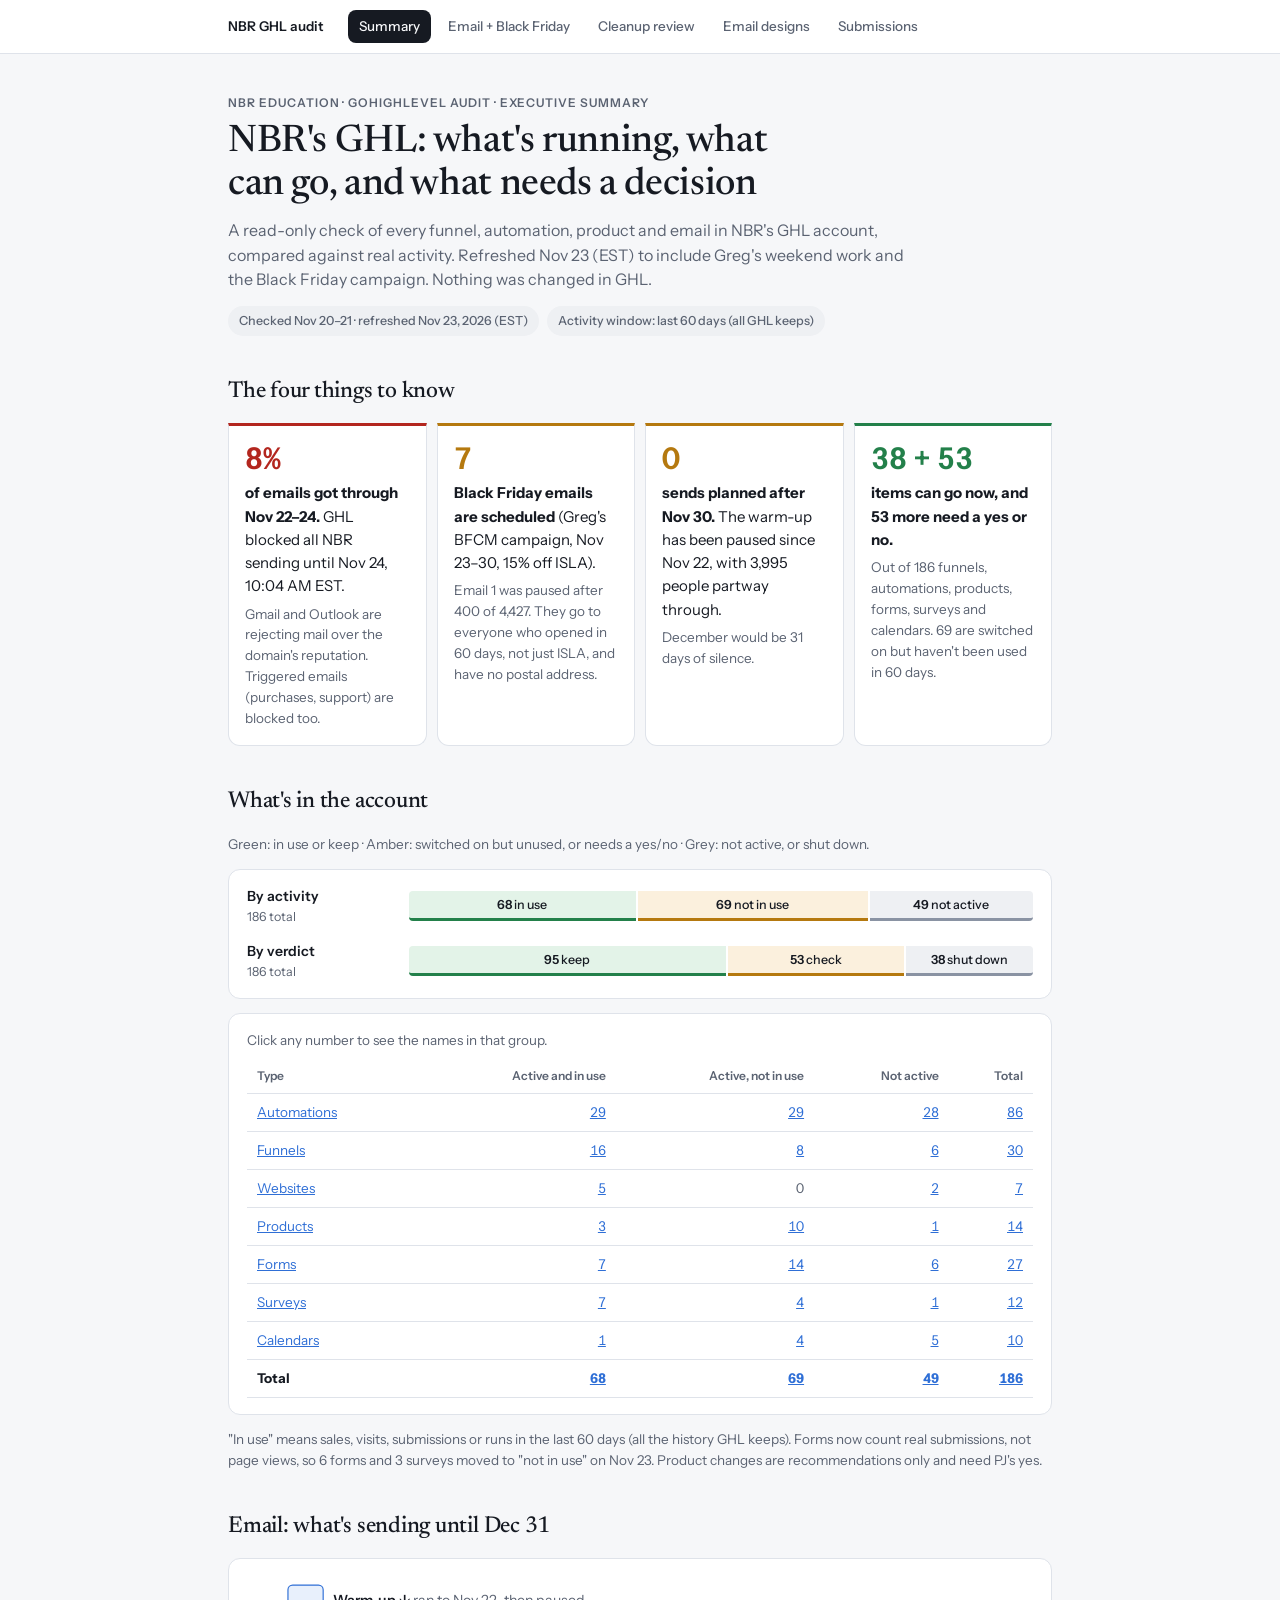
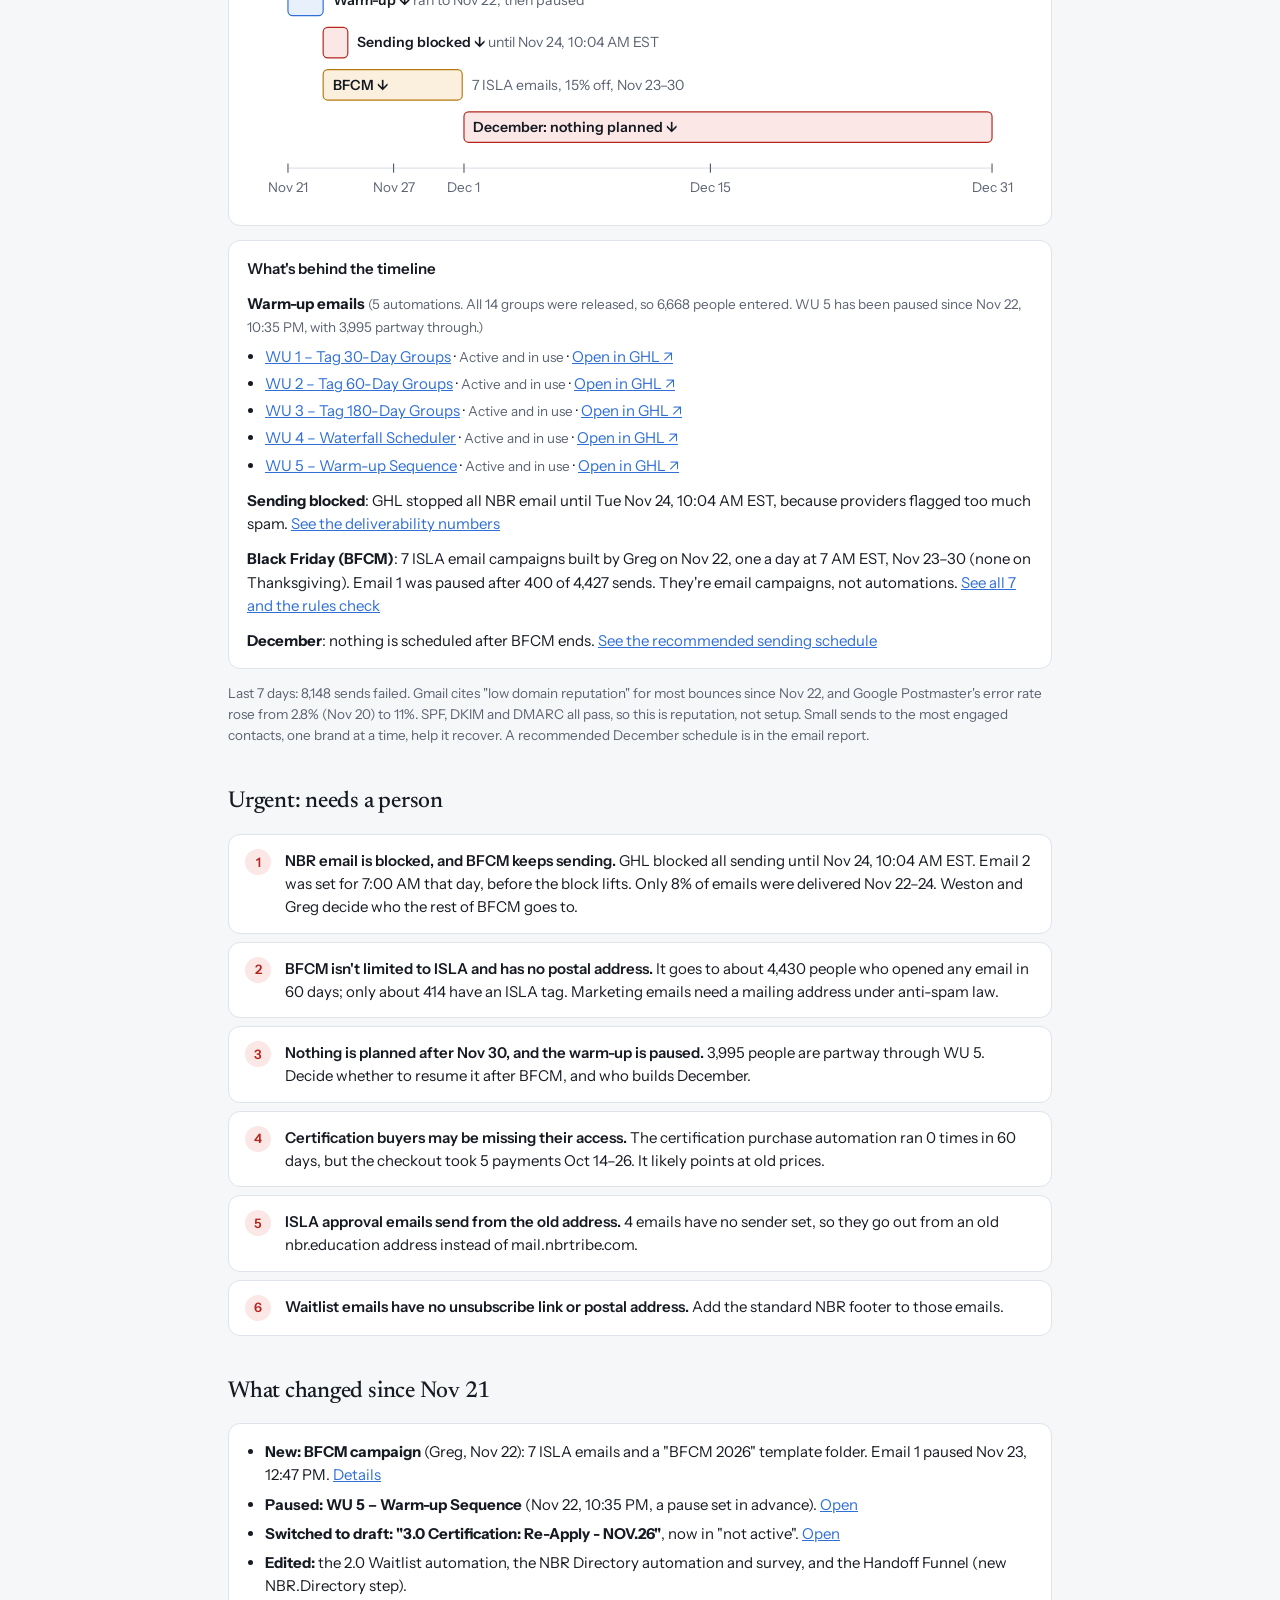
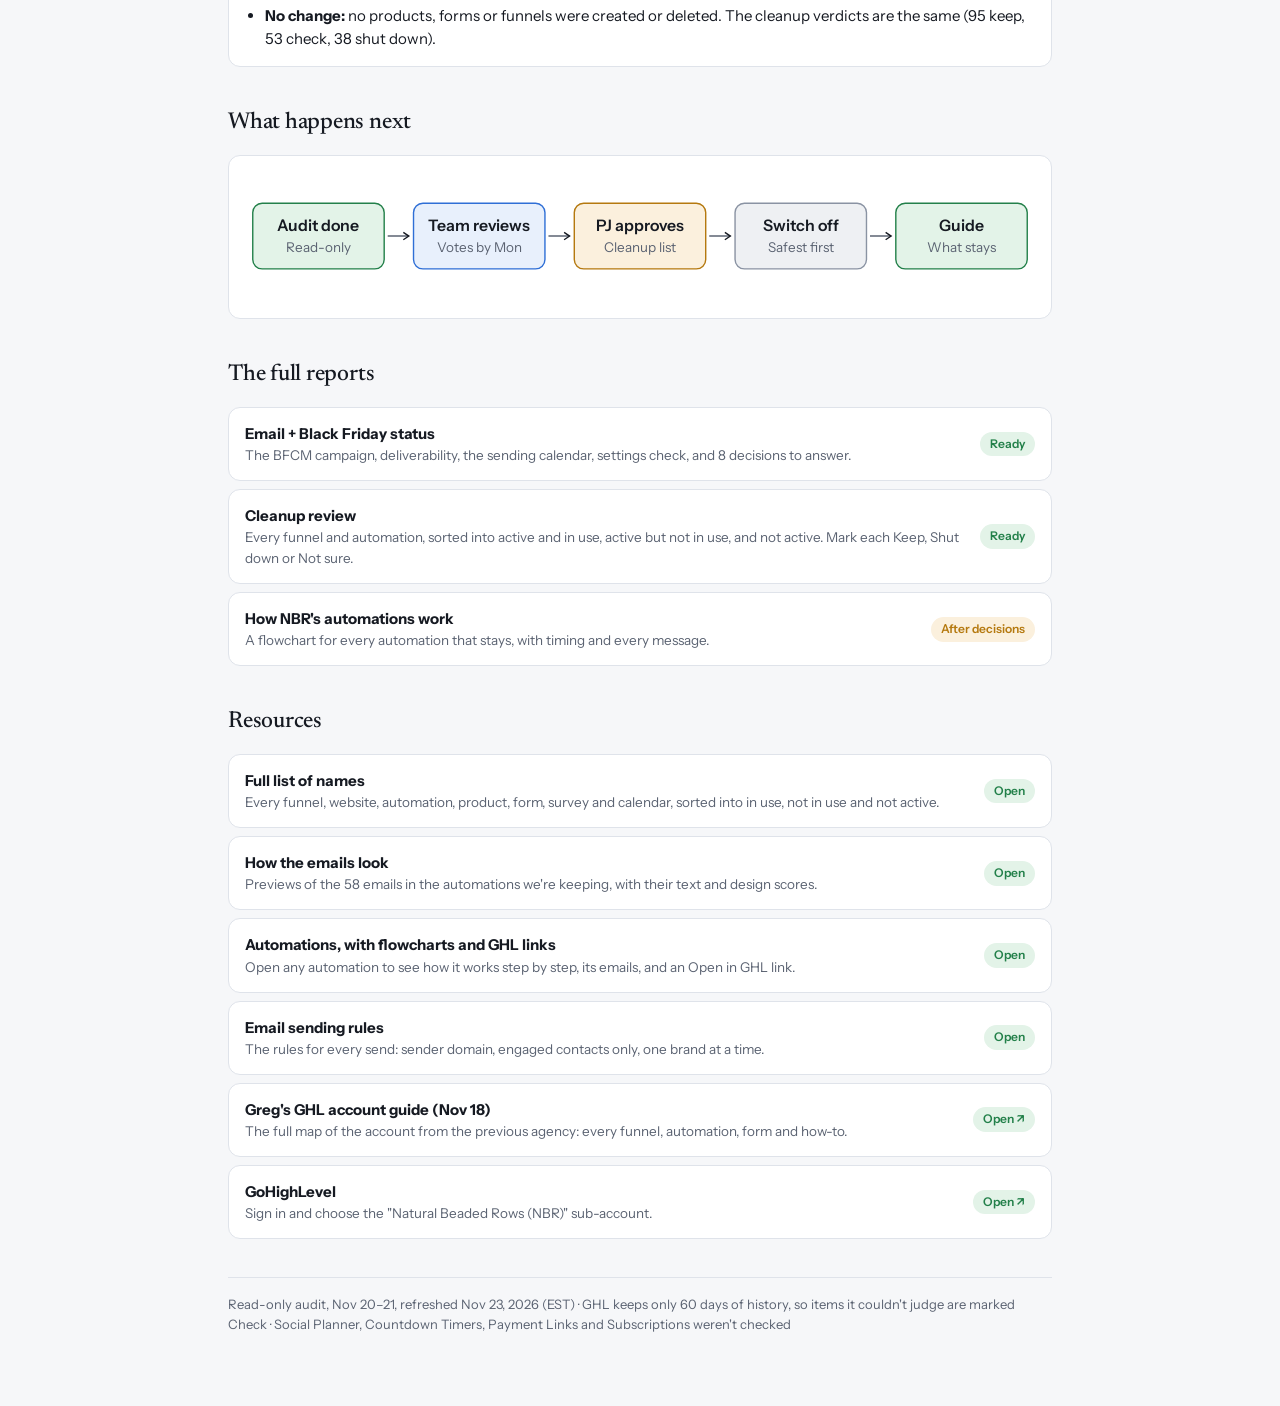
<file: index.html>
<!DOCTYPE html>
<html lang="en">
<head>
<meta charset="utf-8">
<meta name="viewport" content="width=device-width, initial-scale=1">
<meta name="robots" content="noindex, nofollow">
<title>NBR GHL audit: executive summary</title>
<link rel="preconnect" href="https://fonts.googleapis.com">
<link rel="preconnect" href="https://fonts.gstatic.com" crossorigin>
<link href="https://fonts.googleapis.com/css2?family=Newsreader:opsz,wght@6..72,500&family=Instrument+Sans:wght@400;500;600&display=swap" rel="stylesheet">
<style>
:root{--bg:#f6f7f9;--panel:#fff;--ink:#161a22;--muted:#5b6372;--line:#dfe3ea;--soft:#eef0f3;
--keep:#23804a;--keep-bg:#e3f3e8;--check:#b5790f;--check-bg:#fbf0dd;--shut:#8a93a3;--shut-bg:#eef0f3;
--blue:#2f6fd6;--blue-bg:#e8f0fc;--red:#b3261e;--red-bg:#fbe7e5;
--display:"Newsreader",Georgia,serif;--body:"Instrument Sans",system-ui,-apple-system,"Segoe UI",sans-serif;color-scheme:light}
@media (prefers-color-scheme:dark){:root{--bg:#0f141d;--panel:#171d28;--ink:#e8ebf1;--muted:#9aa3b2;--line:#2b3342;--soft:#1f2633;
--keep:#5fc488;--keep-bg:#15321f;--check:#e0a94a;--check-bg:#3a2a12;--shut:#7d8696;--shut-bg:#1f2633;
--blue:#7fb0f5;--blue-bg:#1a2a44;--red:#f28b82;--red-bg:#3d1c1a;color-scheme:dark}}
*{box-sizing:border-box}html{-webkit-text-size-adjust:100%}
body{margin:0;background:var(--bg);color:var(--ink);font-family:var(--body);font-size:15px;line-height:1.55}
main{max-width:860px;margin:0 auto;padding:40px 18px 72px;display:grid;gap:38px}
h1,h2{font-family:var(--display);font-weight:500;margin:0;letter-spacing:-.01em;text-wrap:balance}
h1{font-size:clamp(28px,5vw,38px);line-height:1.15}h2{font-size:23px}p{margin:0}
.eyebrow{font-size:12px;font-weight:600;letter-spacing:.08em;text-transform:uppercase;color:var(--muted)}
.lede{color:var(--muted);font-size:16px;max-width:62ch;margin-top:10px}
.pills{display:flex;gap:8px;flex-wrap:wrap;margin-top:14px}.pill{font-size:12.5px;font-weight:500;padding:5px 11px;border-radius:999px;background:var(--soft);color:var(--muted)}
section{display:grid;gap:14px}.note{color:var(--muted);font-size:13.5px}
.panel{background:var(--panel);border:1px solid var(--line);border-radius:12px}.pad{padding:16px 18px}
.take{display:grid;grid-template-columns:repeat(auto-fit,minmax(185px,1fr));gap:10px}
.take .panel{padding:16px;display:grid;gap:6px;align-content:start}
.big{font-size:30px;font-weight:600;line-height:1.1;font-variant-numeric:tabular-nums}
.take .k{border-top:3px solid var(--keep);border-radius:0 0 12px 12px}.take .r{border-top:3px solid var(--red);border-radius:0 0 12px 12px}.take .c{border-top:3px solid var(--check);border-radius:0 0 12px 12px}
.legend{display:flex;gap:14px;flex-wrap:wrap;font-size:13px;color:var(--muted)}
.sw{display:inline-block;width:10px;height:10px;border-radius:3px;margin-right:6px;vertical-align:-1px}
.bars{display:grid;gap:14px}
.brow{display:grid;grid-template-columns:150px minmax(0,1fr);gap:12px;align-items:center}
.blab{font-size:14px;font-weight:600}.blab span{display:block;font-size:12.5px;color:var(--muted);font-weight:400}
.track{display:flex;gap:2px;height:30px}
.seg{position:relative;display:flex;align-items:center;justify-content:center;font-size:12.5px;font-weight:600;color:var(--ink);min-width:28px;cursor:default}
.seg:first-child{border-radius:4px 0 0 4px}.seg:last-child{border-radius:0 4px 4px 0}
.seg.k{background:var(--keep-bg);border-bottom:3px solid var(--keep)}.seg.c{background:var(--check-bg);border-bottom:3px solid var(--check)}.seg.s{background:var(--shut-bg);border-bottom:3px solid var(--shut)}
.tip{position:absolute;bottom:calc(100% + 6px);left:50%;transform:translateX(-50%);background:var(--ink);color:var(--bg);font-size:12px;font-weight:500;padding:5px 8px;border-radius:6px;white-space:nowrap;opacity:0;pointer-events:none;transition:opacity .12s;z-index:2}
.seg:hover .tip,.seg:focus .tip{opacity:1}
.seg:first-child .tip{left:0;transform:none}.seg:last-child .tip{left:auto;right:0;transform:none}
.svgwrap{overflow-x:auto;padding:12px}.svgwrap svg{min-width:640px;width:100%;height:auto;display:block}
svg text{font-family:var(--body)}
.urg{display:grid;gap:8px}
.u{display:grid;grid-template-columns:28px minmax(0,1fr);gap:12px;padding:14px 16px;align-items:start}
.u .n{width:26px;height:26px;border-radius:50%;display:grid;place-items:center;font-size:13px;font-weight:600;background:var(--red-bg);color:var(--red)}
.u b{font-weight:600}
.links{display:grid;gap:8px}
.lk{display:grid;grid-template-columns:minmax(0,1fr) auto;gap:4px 12px;padding:14px 16px;align-items:center;text-decoration:none;color:inherit}
.lk:hover{border-color:var(--muted)}
.chip{display:inline-block;font-size:12px;font-weight:600;padding:3px 10px;border-radius:999px;white-space:nowrap}
.ok{background:var(--keep-bg);color:var(--keep)}.soon{background:var(--check-bg);color:var(--check)}
table{width:100%;border-collapse:collapse;font-size:13.5px}th,td{text-align:left;padding:8px 10px;border-bottom:1px solid var(--line)}th{font-size:12px;color:var(--muted);font-weight:600}td.num,th.num{text-align:right;font-variant-numeric:tabular-nums}
details summary{cursor:pointer;font-size:13.5px;color:var(--blue)}
footer{color:var(--muted);font-size:13px;border-top:1px solid var(--line);padding-top:16px}
@media (max-width:560px){.brow{grid-template-columns:1fr}}
.topnav{position:sticky;top:0;z-index:5;background:var(--panel);border-bottom:1px solid var(--line)}.topnav .in{max-width:860px;margin:0 auto;padding:10px 18px;display:flex;gap:6px;flex-wrap:wrap;align-items:center}.topnav a{font-size:13.5px;font-weight:500;color:var(--muted);text-decoration:none;padding:6px 11px;border-radius:8px}.topnav a[aria-current="page"]{background:var(--ink);color:var(--bg)}.topnav .brand{font-weight:600;color:var(--ink);margin-right:8px;padding-left:0}
main a{color:var(--blue)}
.seg .sl{font-weight:500}@media (max-width:560px){.seg .sl{display:none}}
</style>
</head>
<body>
<nav class="topnav"><div class="in"><a class="brand" href="index.html">NBR GHL audit</a><a href="index.html" aria-current="page">Summary</a><a href="email.html">Email + Black Friday</a><a href="cleanup.html">Cleanup review</a><a href="emails.html">Email designs</a><a href="cleanup.html#submissions">Submissions</a></div></nav>
<main>
<header>
  <p class="eyebrow">NBR Education · GoHighLevel audit · Executive summary</p>
  <h1 style="margin-top:8px">NBR's GHL: what's running, what can go, and what needs a decision</h1>
  <p class="lede">A read-only check of every funnel, automation, product and email in NBR's GHL account, compared against real activity. Refreshed Nov 23 (EST) to include Greg's weekend work and the Black Friday campaign. Nothing was changed in GHL.</p>
  <div class="pills"><span class="pill">Checked Nov 20–21 · refreshed Nov 23, 2026 (EST)</span><span class="pill">Activity window: last 60 days (all GHL keeps)</span></div>
</header>

<section>
  <h2>The four things to know</h2>
  <div class="take">
    <div class="panel r"><p class="big" style="color:var(--red)">8%</p><p><b>of emails got through Nov 22–24.</b> GHL blocked all NBR sending until Nov 24, 10:04 AM EST.</p><p class="note">Gmail and Outlook are rejecting mail over the domain's reputation. Triggered emails (purchases, support) are blocked too.</p></div>
    <div class="panel c"><p class="big" style="color:var(--check)">7</p><p><b>Black Friday emails are scheduled</b> (Greg's BFCM campaign, Nov 23–30, 15% off ISLA).</p><p class="note">Email 1 was paused after 400 of 4,427. They go to everyone who opened in 60 days, not just ISLA, and have no postal address.</p></div>
    <div class="panel c"><p class="big" style="color:var(--check)">0</p><p><b>sends planned after Nov 30.</b> The warm-up has been paused since Nov 22, with 3,995 people partway through.</p><p class="note">December would be 31 days of silence.</p></div>
    <div class="panel k"><p class="big" style="color:var(--keep)">38 + 53</p><p><b>items can go now, and 53 more need a yes or no.</b></p><p class="note">Out of 186 funnels, automations, products, forms, surveys and calendars. 69 are switched on but haven't been used in 60 days.</p></div>
  </div>
</section>

<section>
  <h2>What's in the account</h2>
  <p class="note">Green: in use or keep · Amber: switched on but unused, or needs a yes/no · Grey: not active, or shut down.</p>
  <div class="panel pad bars" id="bars" role="img" aria-label="186 items. By activity: 68 active and in use, 69 active but not in use, 49 not active. By verdict: 95 keep, 53 check, 38 shut down."></div>
  <div class="panel pad" style="overflow-x:auto"><p class="note" style="margin-bottom:8px">Click any number to see the names in that group.</p>
    <table><thead><tr><th>Type</th><th class="num">Active and in use</th><th class="num">Active, not in use</th><th class="num">Not active</th><th class="num">Total</th></tr></thead><tbody><tr><td><a href="cleanup.html#show-all-workflow">Automations</a></td><td class="num"><a href="cleanup.html#show-in-use-workflow">29</a></td><td class="num"><a href="cleanup.html#show-not-in-use-workflow">29</a></td><td class="num"><a href="cleanup.html#show-not-active-workflow">28</a></td><td class="num"><a href="cleanup.html#show-all-workflow">86</a></td></tr><tr><td><a href="cleanup.html#show-all-funnel">Funnels</a></td><td class="num"><a href="cleanup.html#show-in-use-funnel">16</a></td><td class="num"><a href="cleanup.html#show-not-in-use-funnel">8</a></td><td class="num"><a href="cleanup.html#show-not-active-funnel">6</a></td><td class="num"><a href="cleanup.html#show-all-funnel">30</a></td></tr><tr><td><a href="cleanup.html#show-all-website">Websites</a></td><td class="num"><a href="cleanup.html#show-in-use-website">5</a></td><td class="num note">0</td><td class="num"><a href="cleanup.html#show-not-active-website">2</a></td><td class="num"><a href="cleanup.html#show-all-website">7</a></td></tr><tr><td><a href="cleanup.html#show-all-product">Products</a></td><td class="num"><a href="cleanup.html#show-in-use-product">3</a></td><td class="num"><a href="cleanup.html#show-not-in-use-product">10</a></td><td class="num"><a href="cleanup.html#show-not-active-product">1</a></td><td class="num"><a href="cleanup.html#show-all-product">14</a></td></tr><tr><td><a href="cleanup.html#show-all-form">Forms</a></td><td class="num"><a href="cleanup.html#show-in-use-form">7</a></td><td class="num"><a href="cleanup.html#show-not-in-use-form">14</a></td><td class="num"><a href="cleanup.html#show-not-active-form">6</a></td><td class="num"><a href="cleanup.html#show-all-form">27</a></td></tr><tr><td><a href="cleanup.html#show-all-survey">Surveys</a></td><td class="num"><a href="cleanup.html#show-in-use-survey">7</a></td><td class="num"><a href="cleanup.html#show-not-in-use-survey">4</a></td><td class="num"><a href="cleanup.html#show-not-active-survey">1</a></td><td class="num"><a href="cleanup.html#show-all-survey">12</a></td></tr><tr><td><a href="cleanup.html#show-all-calendar">Calendars</a></td><td class="num"><a href="cleanup.html#show-in-use-calendar">1</a></td><td class="num"><a href="cleanup.html#show-not-in-use-calendar">4</a></td><td class="num"><a href="cleanup.html#show-not-active-calendar">5</a></td><td class="num"><a href="cleanup.html#show-all-calendar">10</a></td></tr><tr><td><b>Total</b></td><td class="num"><a href="cleanup.html#show-in-use"><b>68</b></a></td><td class="num"><a href="cleanup.html#show-not-in-use"><b>69</b></a></td><td class="num"><a href="cleanup.html#show-not-active"><b>49</b></a></td><td class="num"><a href="cleanup.html#show-all"><b>186</b></a></td></tr></tbody></table></div>
  <p class="note">"In use" means sales, visits, submissions or runs in the last 60 days (all the history GHL keeps). Forms now count real submissions, not page views, so 6 forms and 3 surveys moved to "not in use" on Nov 23. Product changes are recommendations only and need PJ's yes.</p>
</section>

<section>
  <h2>Email: what's sending until Dec 31</h2>
  <div class="panel svgwrap">
    <svg viewBox="0 0 680 206" role="img" aria-label="Timeline from Nov 21 to Dec 31. Warm-up emails ran until Nov 22, then were paused. GHL blocked sending Nov 23 to Nov 24, 10:04 AM EST. The BFCM campaign sends one ISLA email a day Nov 23 to 30. December 1 to 31 has nothing planned.">
      <g id="tl"></g>
    </svg>
  </div>
  
  <div class="panel pad" id="behind" style="display:grid;gap:12px">
    <p style="font-weight:600">What's behind the timeline</p>
    <div id="b-warm"><p><b>Warm-up emails</b> <span class="note">(5 automations. All 14 groups were released, so 6,668 people entered. WU 5 has been paused since Nov 22, 10:35 PM, with 3,995 partway through.)</span></p><ul style="margin:6px 0 0;padding-left:18px;display:grid;gap:4px"><li><a href="cleanup.html#item-workflow-wu-1-tag-30-day-groups">WU 1 – Tag 30-Day Groups</a> · <span class="note">Active and in use</span> · <a href="https://app.gohighlevel.com/location/JResmiMkYCKiyhmQ3Aa3/workflow/efd58483-2517-473e-95f4-270d3371c7bf" target="_blank" rel="noopener">Open in GHL ↗</a></li><li><a href="cleanup.html#item-workflow-wu-2-tag-60-day-groups">WU 2 – Tag 60-Day Groups</a> · <span class="note">Active and in use</span> · <a href="https://app.gohighlevel.com/location/JResmiMkYCKiyhmQ3Aa3/workflow/f16c6d9a-5fd9-4583-930d-09ee19038941" target="_blank" rel="noopener">Open in GHL ↗</a></li><li><a href="cleanup.html#item-workflow-wu-3-tag-180-day-groups">WU 3 – Tag 180-Day Groups</a> · <span class="note">Active and in use</span> · <a href="https://app.gohighlevel.com/location/JResmiMkYCKiyhmQ3Aa3/workflow/d04080c2-412e-4f0a-9424-e76edbf17e0c" target="_blank" rel="noopener">Open in GHL ↗</a></li><li><a href="cleanup.html#item-workflow-wu-4-waterfall-scheduler">WU 4 – Waterfall Scheduler</a> · <span class="note">Active and in use</span> · <a href="https://app.gohighlevel.com/location/JResmiMkYCKiyhmQ3Aa3/workflow/eb0d7fbf-5f04-4df1-8b78-91ee509f37b7" target="_blank" rel="noopener">Open in GHL ↗</a></li><li><a href="cleanup.html#item-workflow-wu-5-warm-up-sequence">WU 5 – Warm-up Sequence</a> · <span class="note">Active and in use</span> · <a href="https://app.gohighlevel.com/location/JResmiMkYCKiyhmQ3Aa3/workflow/fbb27d56-05d7-4ab7-9790-b40df87f50c4" target="_blank" rel="noopener">Open in GHL ↗</a></li></ul></div>
    <div id="b-block"><p><b>Sending blocked</b>: GHL stopped all NBR email until Tue Nov 24, 10:04 AM EST, because providers flagged too much spam. <a href="email.html#deliver">See the deliverability numbers</a></p></div>
    <div id="b-bf"><p><b>Black Friday (BFCM)</b>: 7 ISLA email campaigns built by Greg on Nov 22, one a day at 7 AM EST, Nov 23–30 (none on Thanksgiving). Email 1 was paused after 400 of 4,427 sends. They're email campaigns, not automations. <a href="email.html#bf">See all 7 and the rules check</a></p></div>
    <div id="b-dec"><p><b>December</b>: nothing is scheduled after BFCM ends. <a href="email.html#calendar">See the recommended sending schedule</a></p></div>
  </div>
  <p class="note">Last 7 days: 8,148 sends failed. Gmail cites "low domain reputation" for most bounces since Nov 22, and Google Postmaster's error rate rose from 2.8% (Nov 20) to 11%. SPF, DKIM and DMARC all pass, so this is reputation, not setup. Small sends to the most engaged contacts, one brand at a time, help it recover. A recommended December schedule is in the email report.</p>
</section>

<section>
  <h2>Urgent: needs a person</h2>
  <div class="urg">
    <div class="panel u"><span class="n">1</span><div><b>NBR email is blocked, and BFCM keeps sending.</b> GHL blocked all sending until Nov 24, 10:04 AM EST. Email 2 was set for 7:00 AM that day, before the block lifts. Only 8% of emails were delivered Nov 22–24. Weston and Greg decide who the rest of BFCM goes to.</div></div>
    <div class="panel u"><span class="n">2</span><div><b>BFCM isn't limited to ISLA and has no postal address.</b> It goes to about 4,430 people who opened any email in 60 days; only about 414 have an ISLA tag. Marketing emails need a mailing address under anti-spam law.</div></div>
    <div class="panel u"><span class="n">3</span><div><b>Nothing is planned after Nov 30, and the warm-up is paused.</b> 3,995 people are partway through WU 5. Decide whether to resume it after BFCM, and who builds December.</div></div>
    <div class="panel u"><span class="n">4</span><div><b>Certification buyers may be missing their access.</b> The certification purchase automation ran 0 times in 60 days, but the checkout took 5 payments Oct 14–26. It likely points at old prices.</div></div>
    <div class="panel u"><span class="n">5</span><div><b>ISLA approval emails send from the old address.</b> 4 emails have no sender set, so they go out from an old nbr.education address instead of mail.nbrtribe.com.</div></div>
    <div class="panel u"><span class="n">6</span><div><b>Waitlist emails have no unsubscribe link or postal address.</b> Add the standard NBR footer to those emails.</div></div>
  </div>
</section>

<section id="changes">
  <h2>What changed since Nov 21</h2>
  <div class="panel pad" style="display:grid;gap:8px">
    <ul style="margin:0;padding-left:18px;display:grid;gap:6px">
      <li><b>New: BFCM campaign</b> (Greg, Nov 22): 7 ISLA emails and a "BFCM 2026" template folder. Email 1 paused Nov 23, 12:47 PM. <a href="email.html#bf">Details</a></li>
      <li><b>Paused: WU 5 – Warm-up Sequence</b> (Nov 22, 10:35 PM, a pause set in advance). <a href="cleanup.html#item-workflow-wu-5-warm-up-sequence">Open</a></li>
      <li><b>Switched to draft: "3.0 Certification: Re-Apply - NOV.26"</b>, now in "not active". <a href="cleanup.html#item-workflow-3-0-certification-re-apply-nov-26">Open</a></li>
      <li><b>Edited:</b> the 2.0 Waitlist automation, the NBR Directory automation and survey, and the Handoff Funnel (new NBR.Directory step).</li>
      <li><b>No change:</b> no products, forms or funnels were created or deleted. The cleanup verdicts are the same (95 keep, 53 check, 38 shut down).</li>
    </ul>
  </div>
</section>

<section>
  <h2>What happens next</h2>
  <div class="panel svgwrap">
    <svg viewBox="0 0 680 118" role="img" aria-label="Next steps: audit done, team reviews and votes by Monday, PJ approves the cleanup list, items are switched off safely, and a guide is published for what stays.">
      <defs><marker id="ar" viewBox="0 0 10 10" refX="8" refY="5" markerWidth="6" markerHeight="6" orient="auto"><path d="M2 1L8 5L2 9" fill="none" stroke="currentColor" stroke-width="1.5"/></marker></defs>
      <g id="flow"></g>
    </svg>
  </div>
</section>

<section>
  <h2>The full reports</h2>
  <div class="links">
    <a class="panel lk" href="email.html"><div><b>Email + Black Friday status</b><p class="note">The BFCM campaign, deliverability, the sending calendar, settings check, and 8 decisions to answer.</p></div><span class="chip ok">Ready</span></a>
    <a class="panel lk" href="cleanup.html"><div><b>Cleanup review</b><p class="note">Every funnel and automation, sorted into active and in use, active but not in use, and not active. Mark each Keep, Shut down or Not sure.</p></div><span class="chip ok">Ready</span></a>
    <div class="panel lk"><div><b>How NBR's automations work</b><p class="note">A flowchart for every automation that stays, with timing and every message.</p></div><span class="chip soon">After decisions</span></div>
  </div>
</section>

<section>
  <h2>Resources</h2>
  <div class="links">
    <a class="panel lk" href="cleanup.html#show-all"><div><b>Full list of names</b><p class="note">Every funnel, website, automation, product, form, survey and calendar, sorted into in use, not in use and not active.</p></div><span class="chip ok">Open</span></a>
    <a class="panel lk" href="emails.html"><div><b>How the emails look</b><p class="note">Previews of the 58 emails in the automations we're keeping, with their text and design scores.</p></div><span class="chip ok">Open</span></a>
    <a class="panel lk" href="cleanup.html#show-all-workflow"><div><b>Automations, with flowcharts and GHL links</b><p class="note">Open any automation to see how it works step by step, its emails, and an Open in GHL link.</p></div><span class="chip ok">Open</span></a>
    <a class="panel lk" href="email.html#rules"><div><b>Email sending rules</b><p class="note">The rules for every send: sender domain, engaged contacts only, one brand at a time.</p></div><span class="chip ok">Open</span></a>
    <a class="panel lk" href="https://members.nbr.education/q78cdzmhcxyf3w9vjaph3t23nkxp" target="_blank" rel="noopener"><div><b>Greg's GHL account guide (Nov 18)</b><p class="note">The full map of the account from the previous agency: every funnel, automation, form and how-to.</p></div><span class="chip ok">Open ↗</span></a>
    <a class="panel lk" href="https://app.gohighlevel.com/" target="_blank" rel="noopener"><div><b>GoHighLevel</b><p class="note">Sign in and choose the "Natural Beaded Rows (NBR)" sub-account.</p></div><span class="chip ok">Open ↗</span></a>
  </div>
</section>

<footer>Read-only audit, Nov 20–21, refreshed Nov 23, 2026 (EST) · GHL keeps only 60 days of history, so items it couldn't judge are marked Check · Social Planner, Countdown Timers, Payment Links and Subscriptions weren't checked</footer>
</main>
<script>
const data=[["By activity",186,[["k","Active and in use",68,"in use"],["c","Active but not in use",69,"not in use"],["s","Not active",49,"not active"]]],["By verdict",186,[["k","Keep",95,"keep"],["c","Check",53,"check"],["s","Shut down",38,"shut down"]]]];
const bars=document.getElementById("bars");
data.forEach(([name,total,segs])=>{
  const row=document.createElement("div");row.className="brow";
  const lab=document.createElement("div");lab.className="blab";lab.textContent=name;const sub=document.createElement("span");sub.textContent=total+" total";lab.append(sub);
  const tr=document.createElement("div");tr.className="track";
  segs.forEach(([c,l,n,sh])=>{const s=document.createElement("div");s.className="seg "+c;s.style.flex=n;s.tabIndex=0;s.innerHTML=`${n}<span class="sl">&nbsp;${sh}</span>`;
    const t=document.createElement("span");t.className="tip";t.textContent=`${l}: ${n} of ${total} (${Math.round(n/total*100)}%)`;s.append(t);tr.append(s);});
  row.append(lab,tr);bars.append(row);
});
// timeline Nov 21 (day 0) .. Dec 31 (day 40)
const X=d=>40+d*(600/40), tl=document.getElementById("tl");
const day=(m,d)=>m===11?d-21:d+9;
let s="";const AX=168;
s+=`<line x1="40" y1="${AX}" x2="640" y2="${AX}" stroke="var(--line)" stroke-width="1"/>`;
[[11,21,"Nov 21"],[11,27,"Nov 27"],[12,1,"Dec 1"],[12,15,"Dec 15"],[12,31,"Dec 31"]].forEach(([m,d,t])=>{const x=X(day(m,d));s+=`<line x1="${x}" y1="${AX-4}" x2="${x}" y2="${AX+4}" stroke="var(--muted)"/><text x="${x}" y="${AX+20}" text-anchor="middle" font-size="11.5" fill="var(--muted)">${t}</text>`;});
const band=(y,a,b,fill,stroke,label,sub,href)=>{const x1=X(a),x2=X(b),w=x2-x1,inside=w>label.length*7.2+24;
  return `<a href="${href}" style="cursor:pointer"><rect x="${x1}" y="${y}" width="${w}" height="26" rx="4" fill="var(${fill})" stroke="var(${stroke})" stroke-width="1"><title>${label}: ${sub}. Click for details.</title></rect><text x="${inside?x1+8:x2+8}" y="${y+17}" font-size="12" font-weight="600" fill="var(--ink)">${label} ↓${inside?"":`<tspan font-weight="400" fill="var(--muted)"> ${sub}</tspan>`}</text>${inside&&x2+8+sub.length*6.4<640?`<text x="${x2+8}" y="${y+17}" font-size="12" fill="var(--muted)">${sub}</text>`:""}</a>`;};
s+=band(12,day(11,21),day(11,23),"--blue-bg","--blue","Warm-up","ran to Nov 22, then paused","#b-warm");
s+=band(48,day(11,23),day(11,24.4),"--red-bg","--red","Sending blocked","until Nov 24, 10:04 AM EST","#b-block");
s+=band(84,day(11,23),day(11,30.9),"--check-bg","--check","BFCM","7 ISLA emails, 15% off, Nov 23–30","#b-bf");
s+=band(120,day(12,1),day(12,31),"--red-bg","--red","December: nothing planned","31 days with no sends","#b-dec");
tl.innerHTML=s;
// flow
const steps=[["Audit done","Read-only","--keep-bg","--keep"],["Team reviews","Votes by Mon","--blue-bg","--blue"],["PJ approves","Cleanup list","--check-bg","--check"],["Switch off","Safest first","--shut-bg","--shut"],["Guide","What stays","--keep-bg","--keep"]];
let f="";const w=112,gap=(680-20-5*w)/4;
steps.forEach(([t,sub,bg,st],i)=>{const x=10+i*(w+gap);f+=`<rect x="${x}" y="30" width="${w}" height="56" rx="8" fill="var(${bg})" stroke="var(${st})" stroke-width="1.2"/><text x="${x+w/2}" y="54" text-anchor="middle" font-size="13.5" font-weight="600" fill="var(--ink)">${t}</text><text x="${x+w/2}" y="72" text-anchor="middle" font-size="11.5" fill="var(--muted)">${sub}</text>`;
  if(i<4)f+=`<line x1="${x+w+3}" y1="58" x2="${x+w+gap-4}" y2="58" stroke="var(--muted)" color="var(--muted)" stroke-width="1.3" marker-end="url(#ar)"/>`;});
document.getElementById("flow").innerHTML=f;
</script>
</body>
</html>
</file>
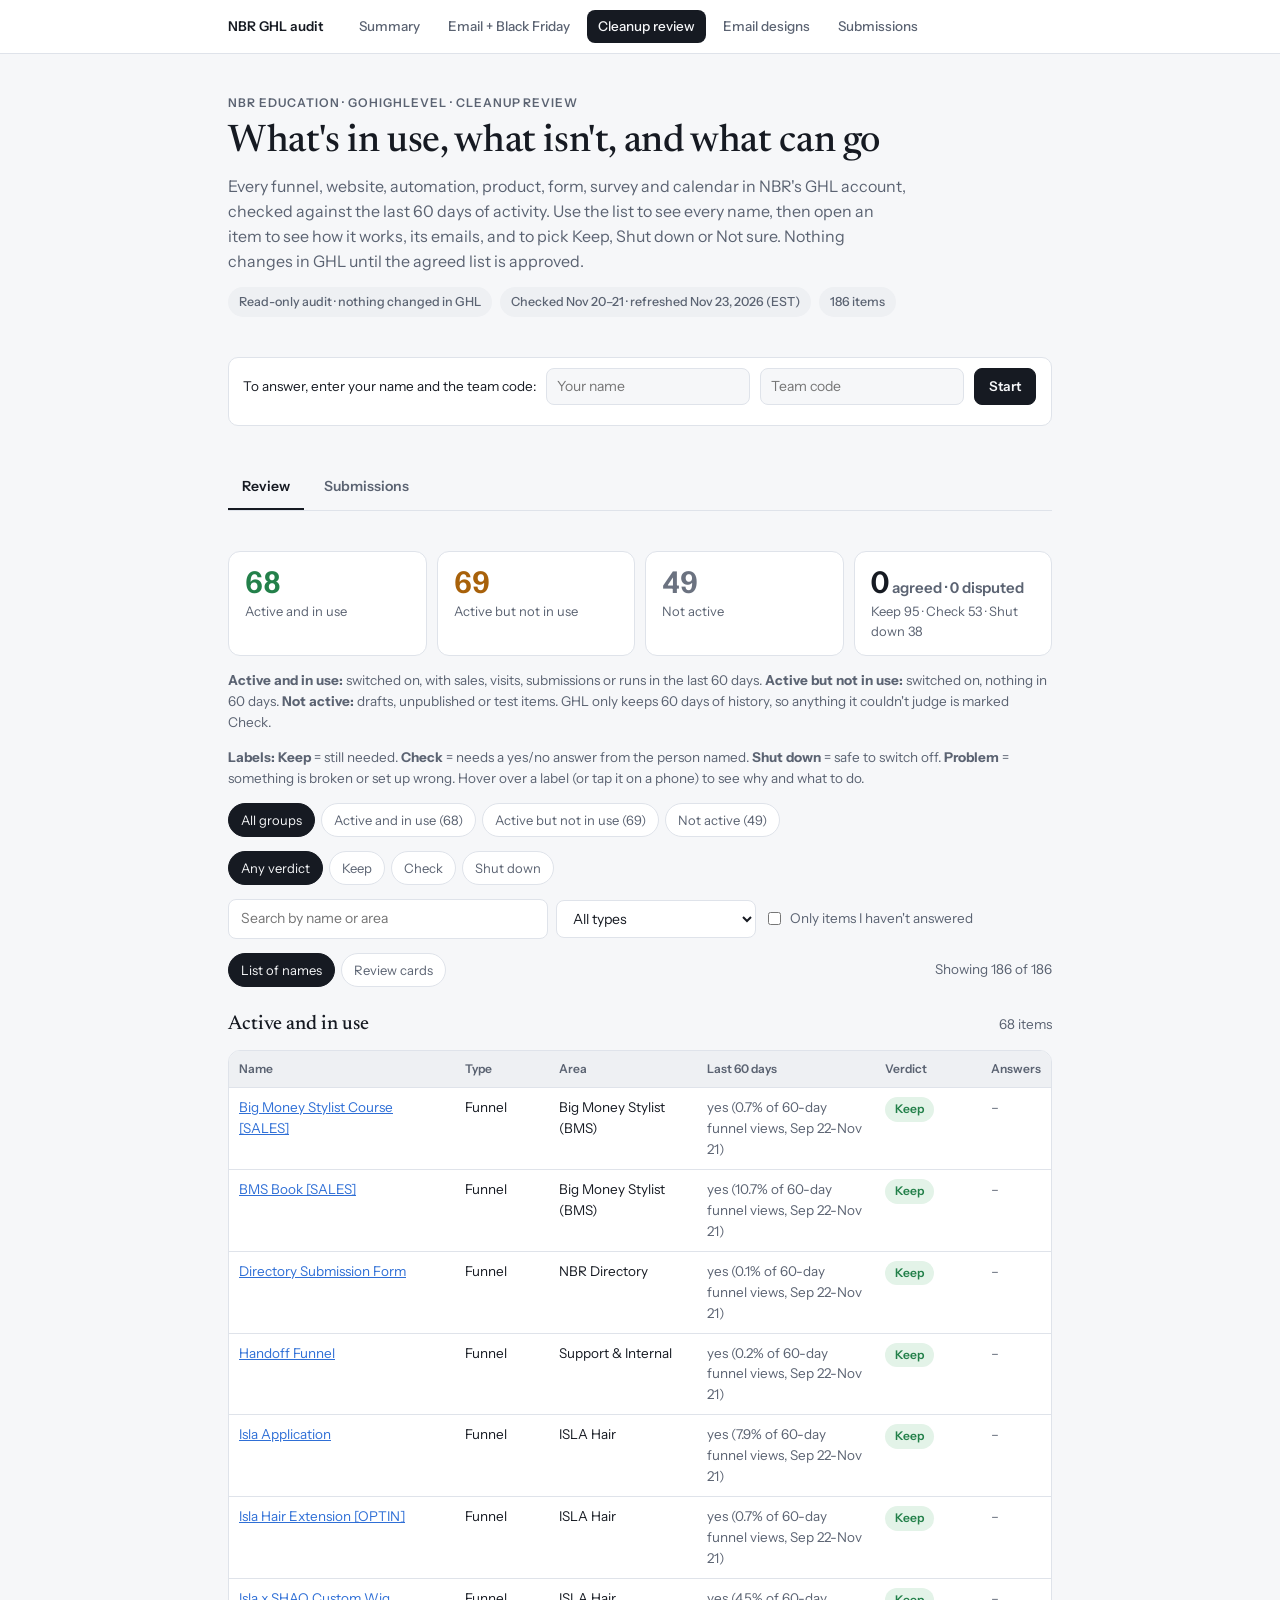
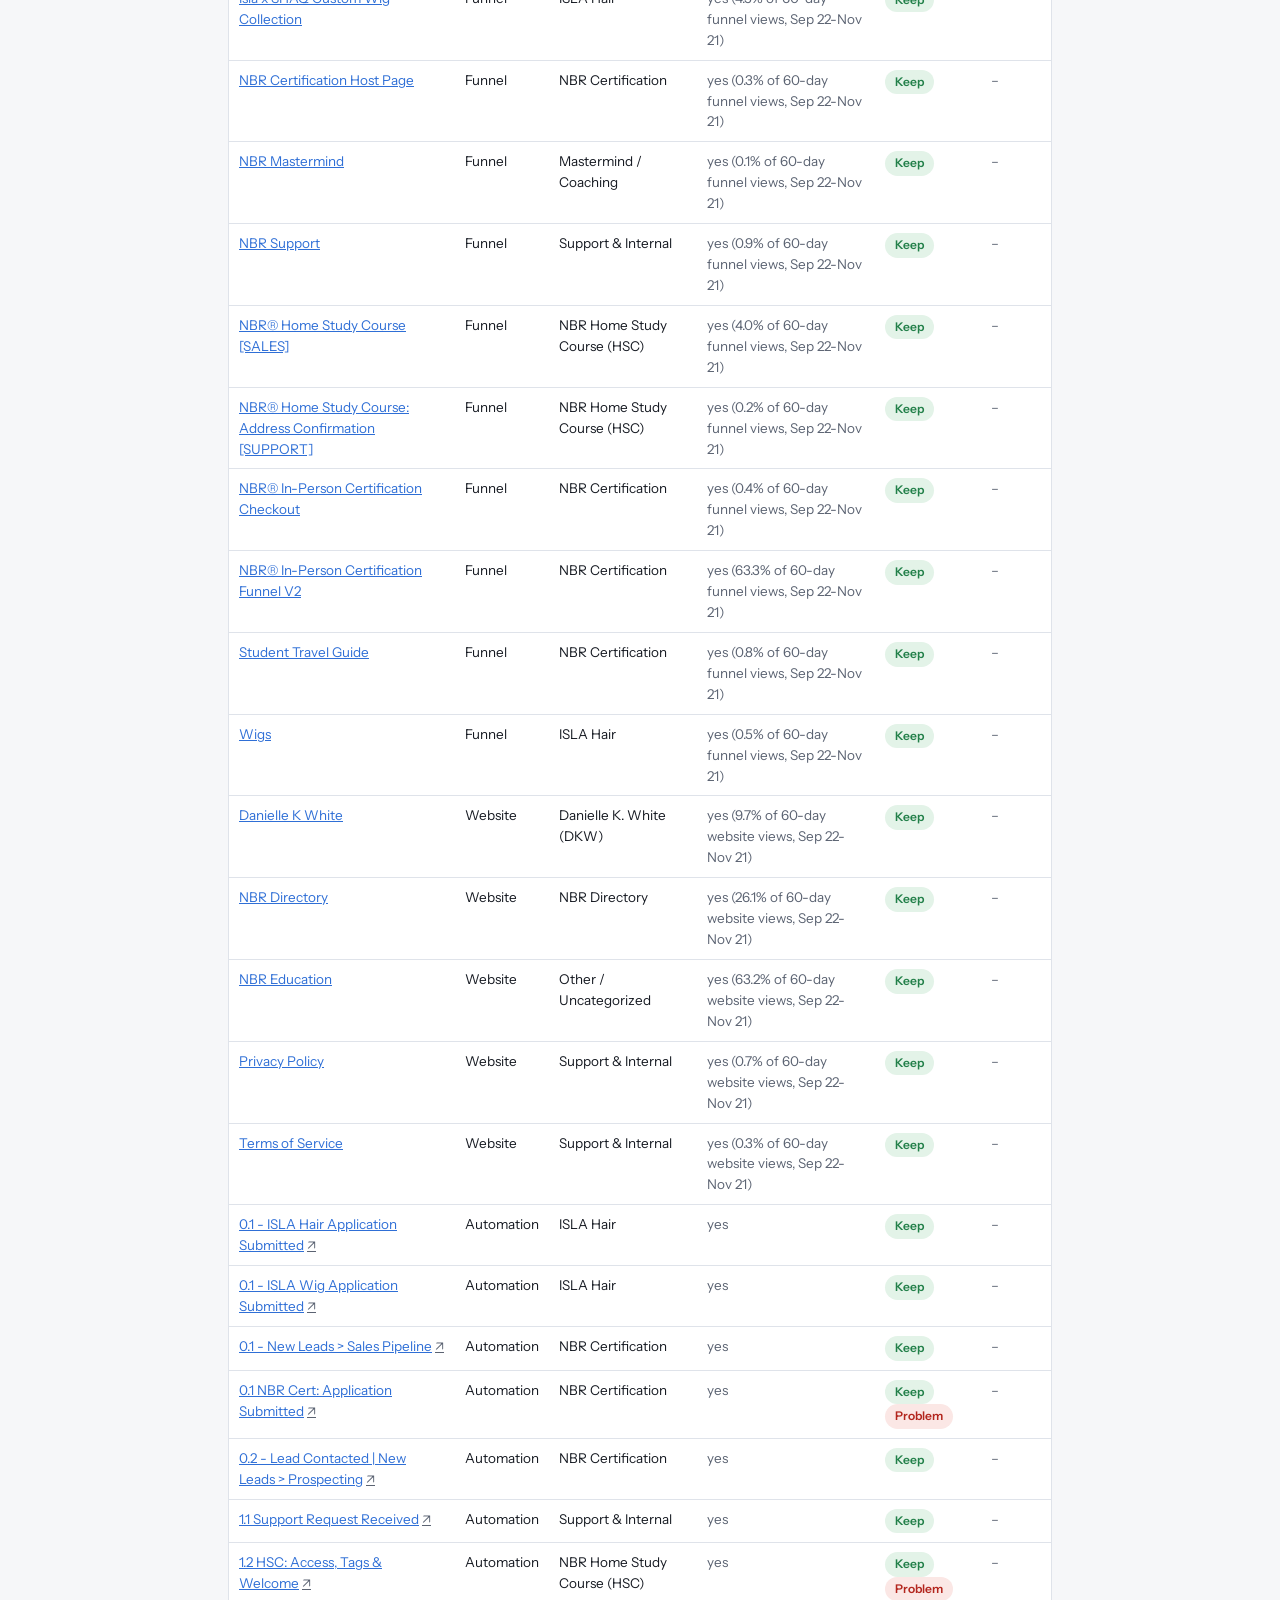
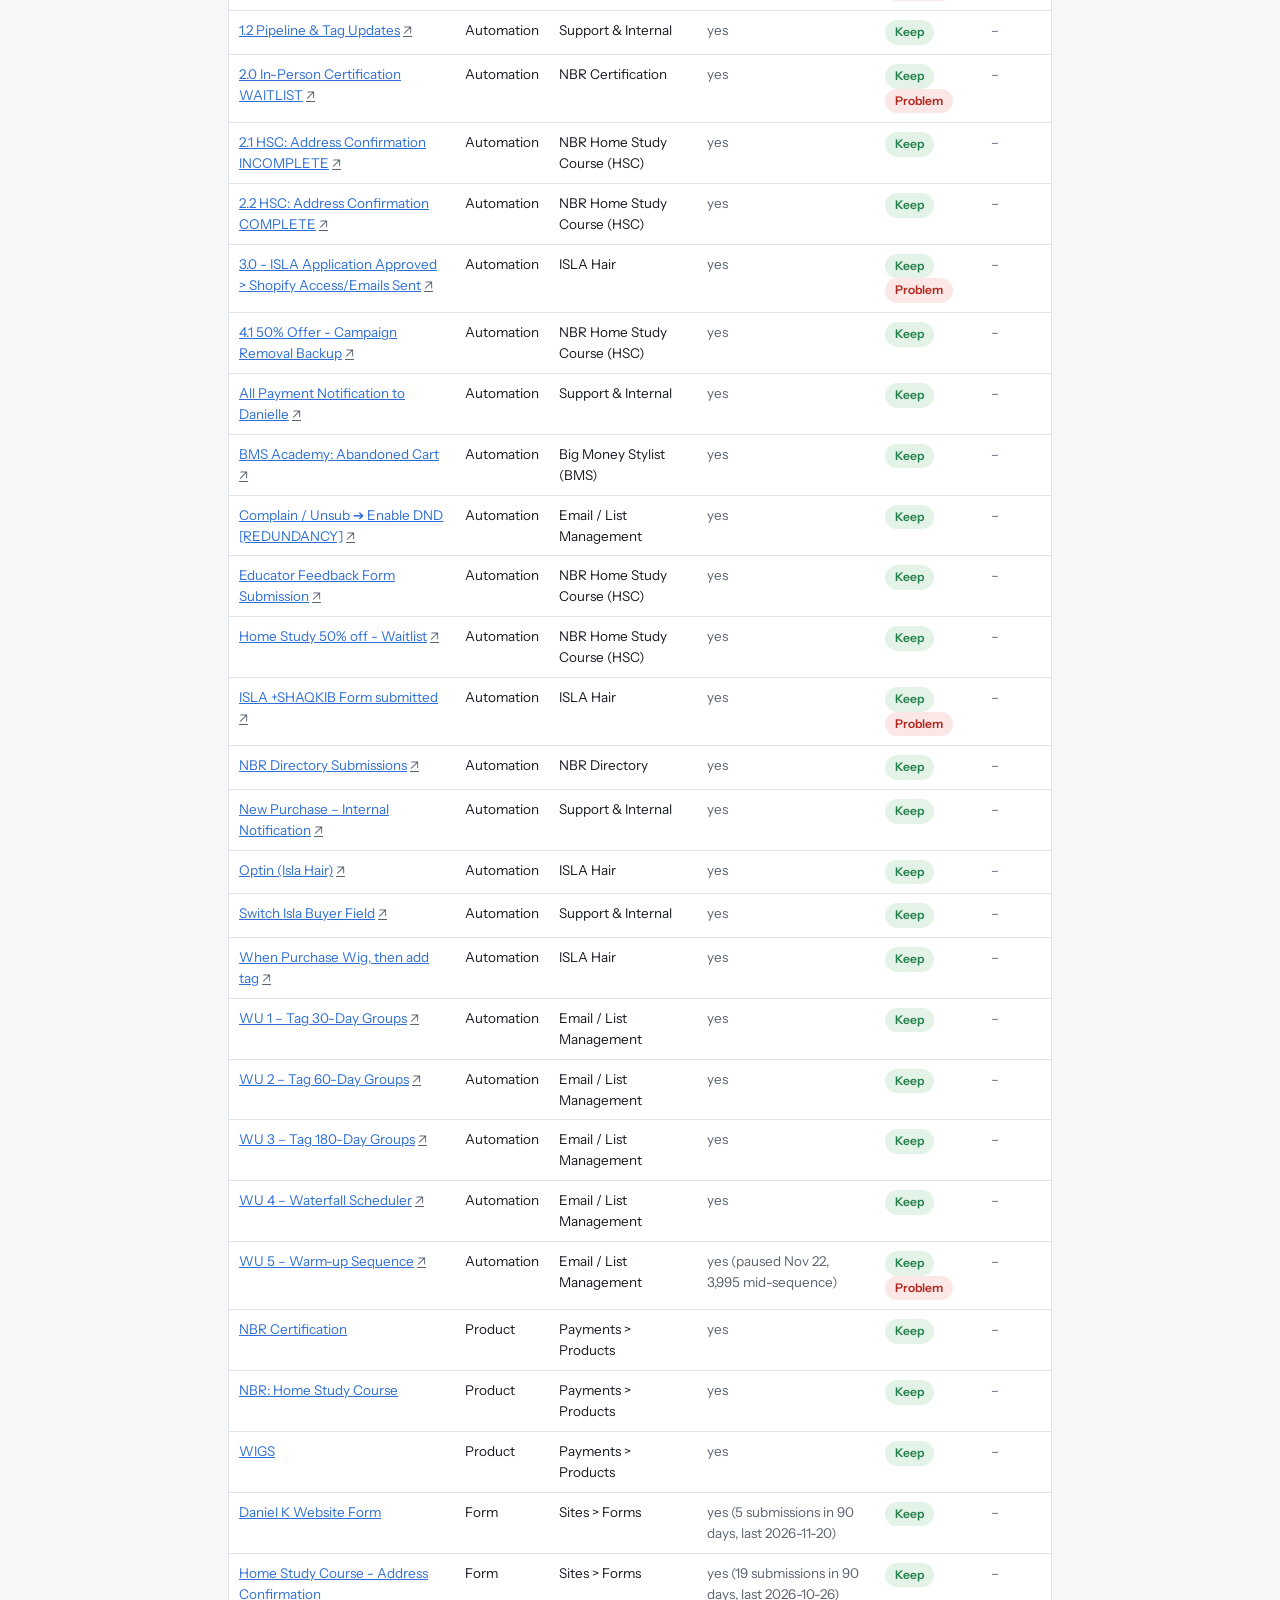
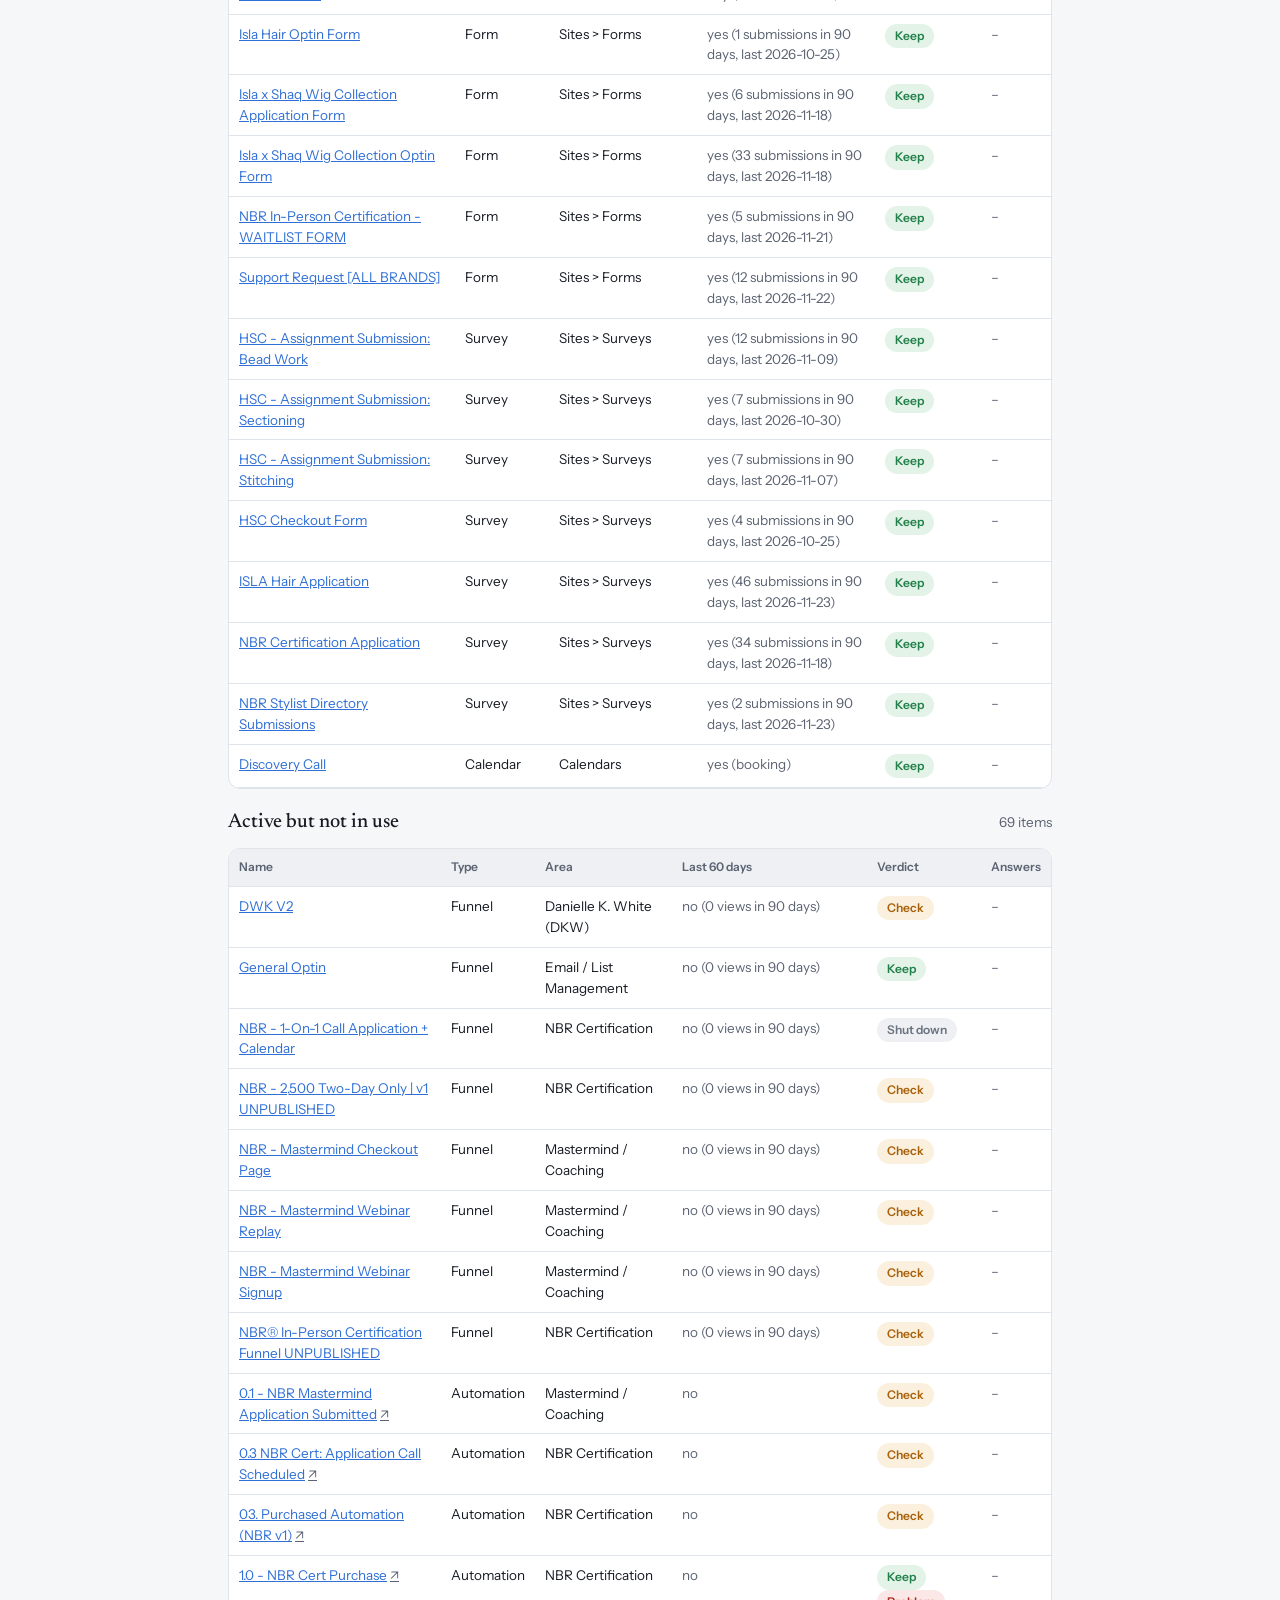
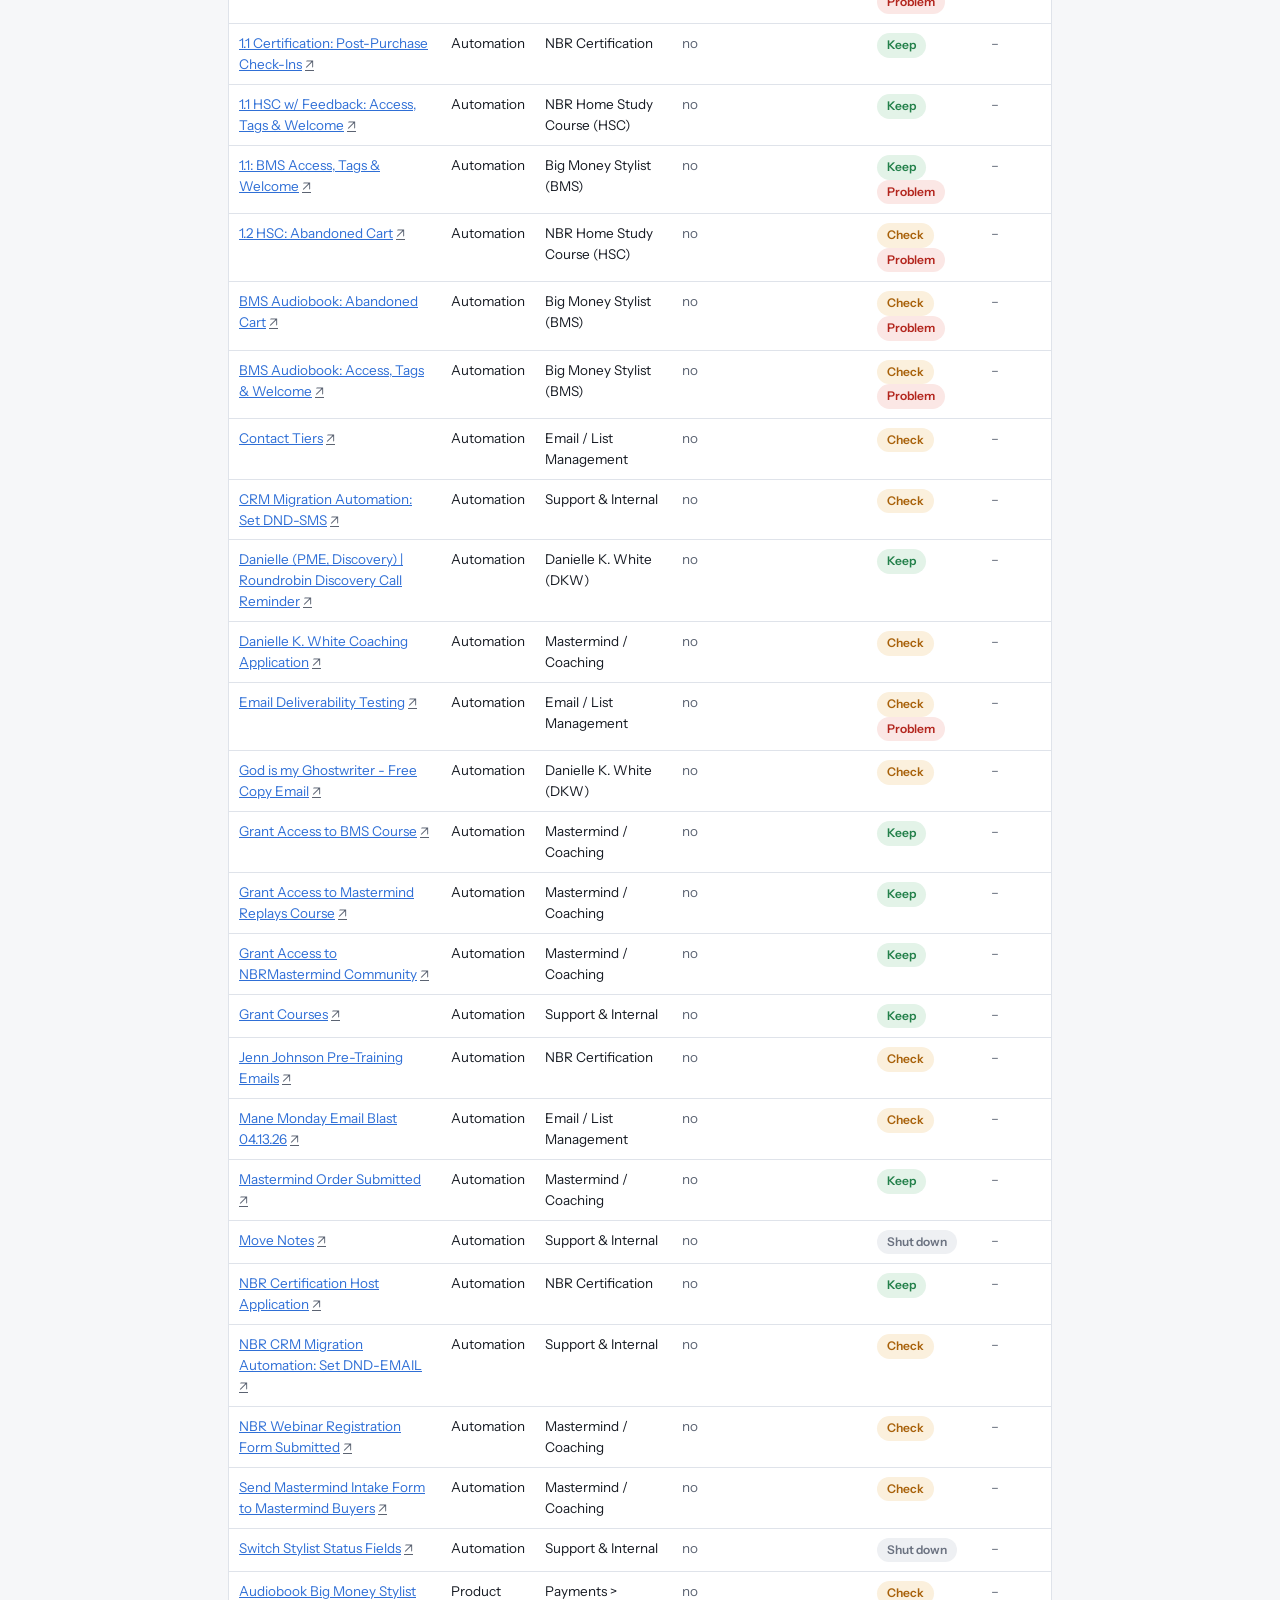
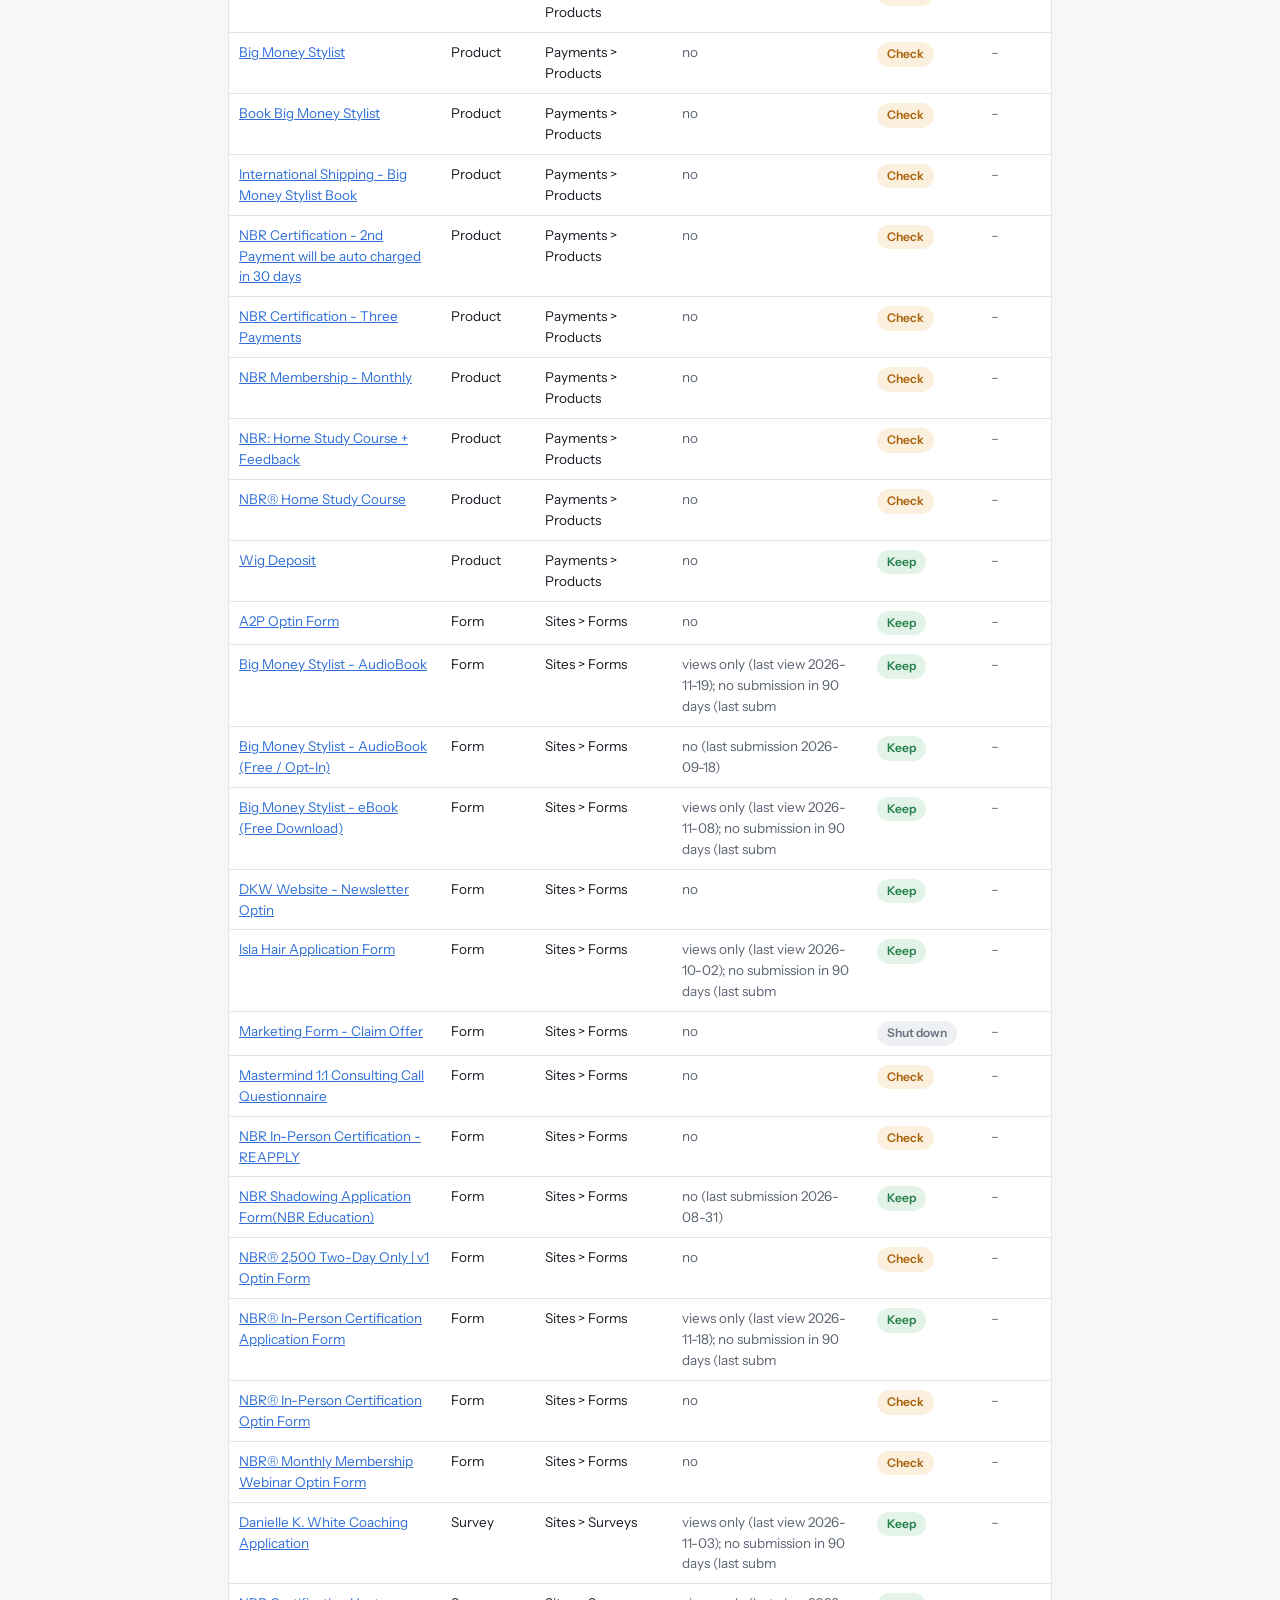
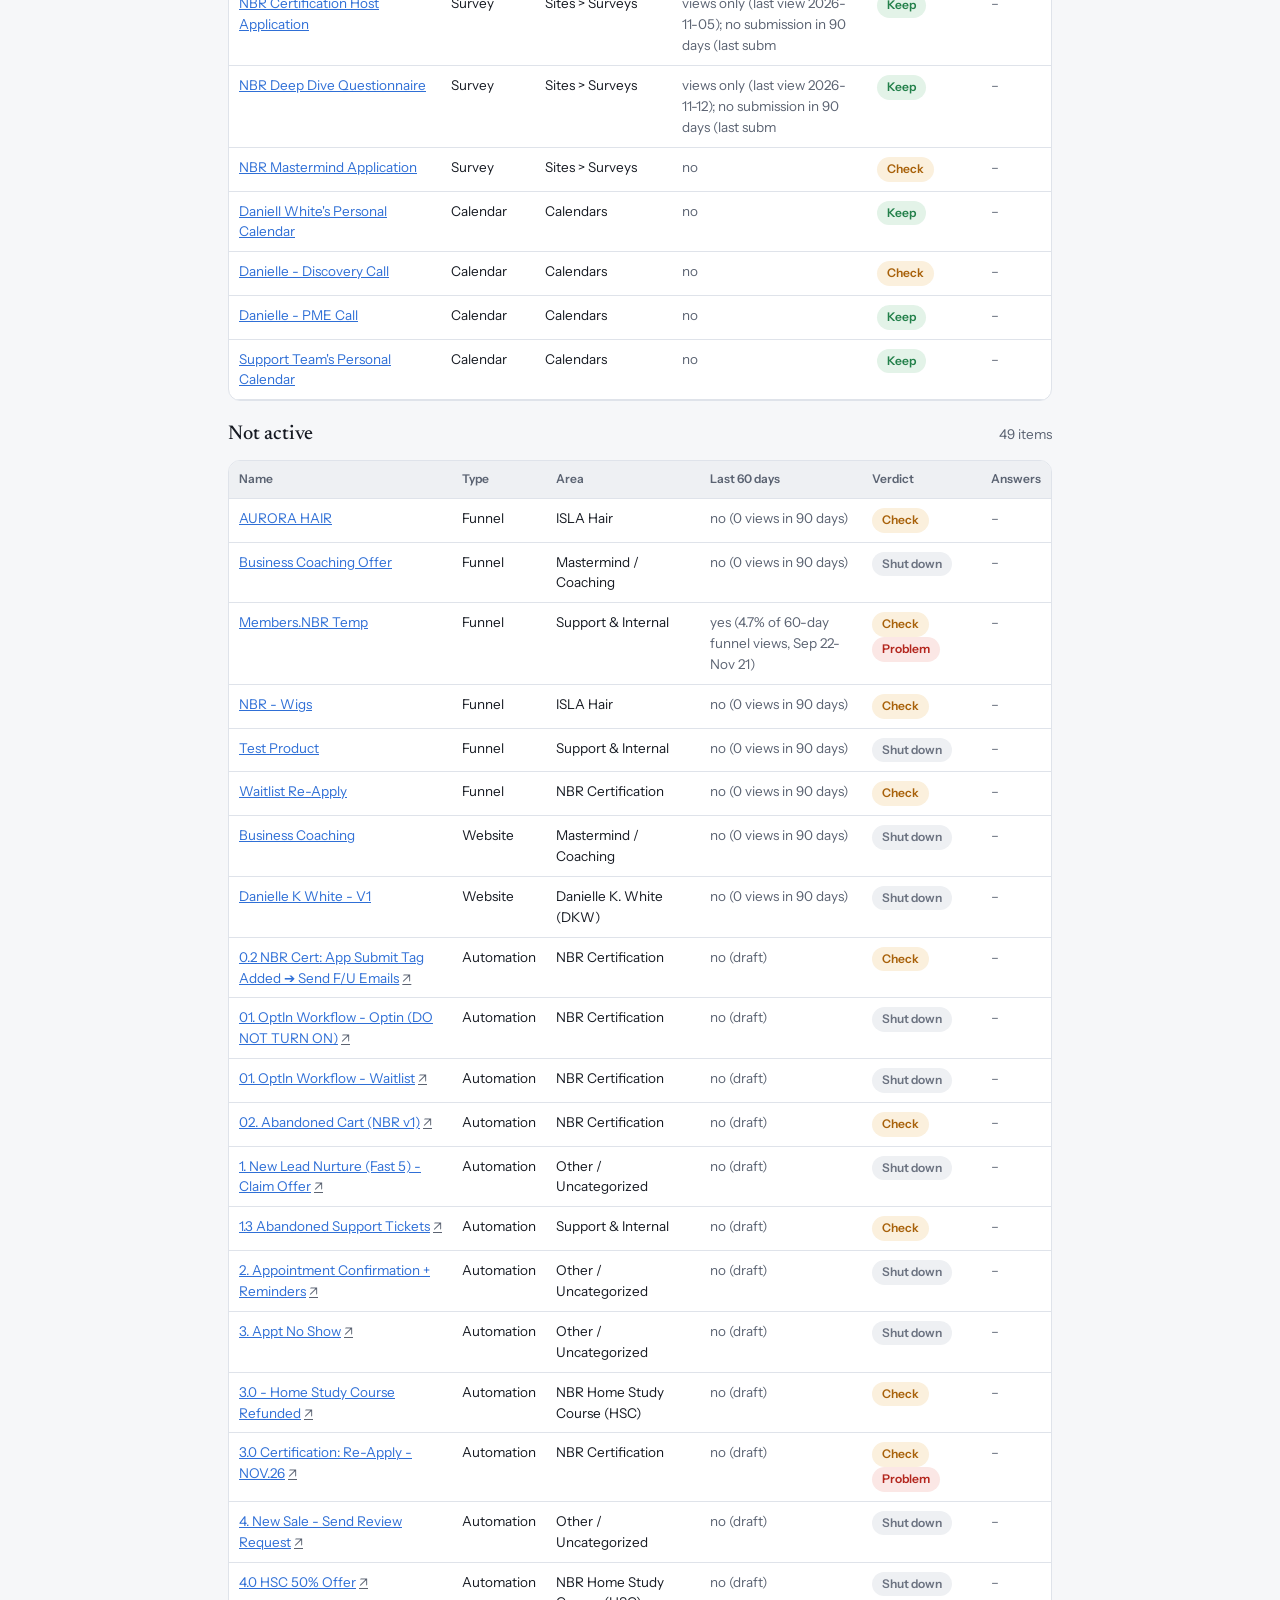
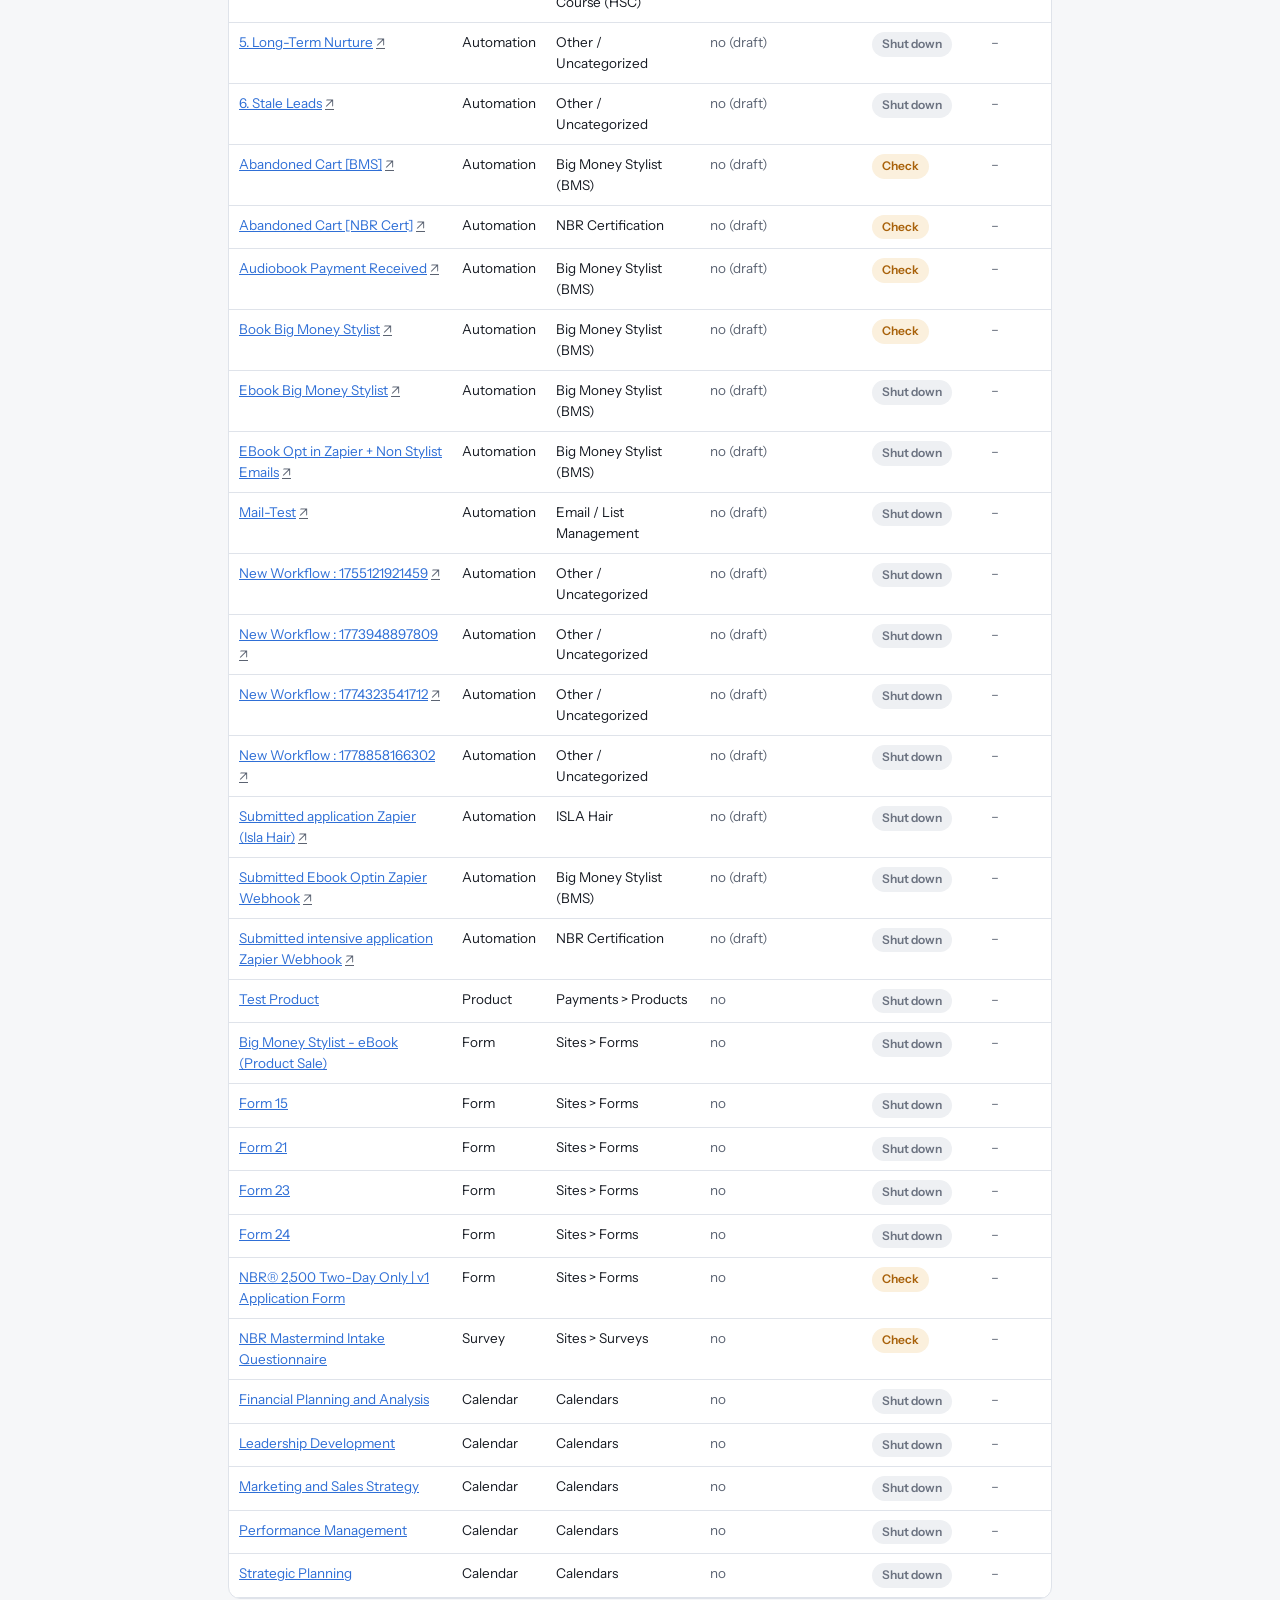
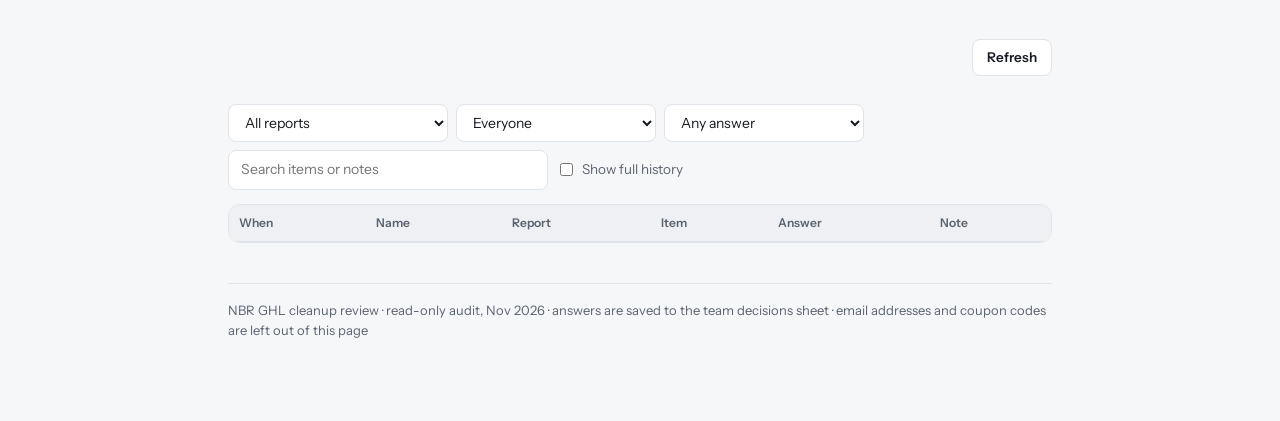
<file: cleanup.html>
<!DOCTYPE html>
<html lang="en">
<head>
<meta charset="utf-8">
<meta name="viewport" content="width=device-width, initial-scale=1">
<meta name="robots" content="noindex, nofollow">
<title>NBR GHL cleanup review</title>
<link rel="preconnect" href="https://fonts.googleapis.com"><link rel="preconnect" href="https://fonts.gstatic.com" crossorigin>
<link href="https://fonts.googleapis.com/css2?family=Newsreader:opsz,wght@6..72,500&family=Instrument+Sans:wght@400;500;600&display=swap" rel="stylesheet">
<link rel="stylesheet" href="assets/style.css">
</head>
<body>
<nav class="topnav"><div class="in"><a class="brand" href="index.html">NBR GHL audit</a><a href="index.html">Summary</a><a href="email.html">Email + Black Friday</a><a href="cleanup.html" aria-current="page">Cleanup review</a><a href="emails.html">Email designs</a><a href="cleanup.html#submissions">Submissions</a></div></nav>
<main>
<header>
  <p class="eyebrow">NBR Education · GoHighLevel · Cleanup review</p>
  <h1 style="margin-top:8px">What's in use, what isn't, and what can go</h1>
  <p class="lede">Every funnel, website, automation, product, form, survey and calendar in NBR's GHL account, checked against the last 60 days of activity. Use the list to see every name, then open an item to see how it works, its emails, and to pick Keep, Shut down or Not sure. Nothing changes in GHL until the agreed list is approved.</p>
  <div class="pills"><span class="pill">Read-only audit · nothing changed in GHL</span><span class="pill">Checked Nov 20–21 · refreshed Nov 23, 2026 (EST)</span><span class="pill">186 items</span></div>
</header>

<div id="who"></div>

<div class="tabs" role="tablist"><button role="tab" id="tab-review" aria-selected="true">Review</button><button role="tab" id="tab-subs" aria-selected="false">Submissions <span id="subcount"></span></button></div>

<section id="view-review">
  <div class="stats" id="stats"></div>
  <p class="note"><b>Active and in use:</b> switched on, with sales, visits, submissions or runs in the last 60 days. <b>Active but not in use:</b> switched on, nothing in 60 days. <b>Not active:</b> drafts, unpublished or test items. GHL only keeps 60 days of history, so anything it couldn't judge is marked Check.</p>
  <p class="note"><b>Labels:</b> <b>Keep</b> = still needed. <b>Check</b> = needs a yes/no answer from the person named. <b>Shut down</b> = safe to switch off. <b>Problem</b> = something is broken or set up wrong. Hover over a label (or tap it on a phone) to see why and what to do.</p>
  <div class="filters" id="gfilters" role="group" aria-label="Filter by group"></div>
  <div class="filters" id="vfilters" role="group" aria-label="Filter by verdict"></div>
  <div style="display:flex;gap:8px;flex-wrap:wrap;align-items:center">
    <input class="search" id="q" type="search" placeholder="Search by name or area" aria-label="Search items">
    <select class="search" id="tfilter" style="max-width:200px" aria-label="Filter by type"></select>
    <label class="note" style="display:flex;gap:6px;align-items:center"><input type="checkbox" id="mine"> Only items I haven't answered</label>
  </div>
  <div style="display:flex;gap:10px;flex-wrap:wrap;align-items:center;justify-content:space-between"><div class="filters" id="viewsw" role="group" aria-label="View"><button type="button" data-v="list">List of names</button><button type="button" data-v="cards">Review cards</button></div><span class="note" id="count"></span></div>
  <div id="list" class="cards"></div>
</section>

<section id="view-subs" hidden>
  <div style="display:flex;gap:8px;flex-wrap:wrap;align-items:center;justify-content:space-between">
    <div class="filters" id="sfilters"></div>
    <div class="savebar"><span class="note" id="loaded"></span><button class="btn ghost" id="refresh" type="button">Refresh</button></div>
  </div>
  <div class="stats" id="substats"></div>
  <div style="display:flex;gap:8px;flex-wrap:wrap;align-items:center">
    <select class="search" id="sreport" style="max-width:220px" aria-label="Report"><option value="">All reports</option><option>Cleanup</option><option>Email + Black Friday</option></select>
    <select class="search" id="sperson" style="max-width:200px" aria-label="Person"><option value="">Everyone</option></select>
    <select class="search" id="sdec" style="max-width:200px" aria-label="Decision"><option value="">Any answer</option></select>
    <input class="search" id="sq" type="search" placeholder="Search items or notes" aria-label="Search submissions">
    <label class="note" style="display:flex;gap:6px;align-items:center"><input type="checkbox" id="hist"> Show full history</label>
  </div>
  <div class="tablewrap"><table class="subtable"><thead><tr><th>When</th><th>Name</th><th>Report</th><th>Item</th><th>Answer</th><th>Note</th></tr></thead><tbody id="subrows"></tbody></table></div>
</section>

<footer>NBR GHL cleanup review · read-only audit, Nov 2026 · answers are saved to the team decisions sheet · email addresses and coupon codes are left out of this page</footer>
</main>
<script>window.NBR_PUBLIC=true;</script>
<script src="assets/cleanup-data.js"></script>
<script src="assets/connector.js"></script>
<script src="assets/review.js"></script>
</body>
</html>
</file>
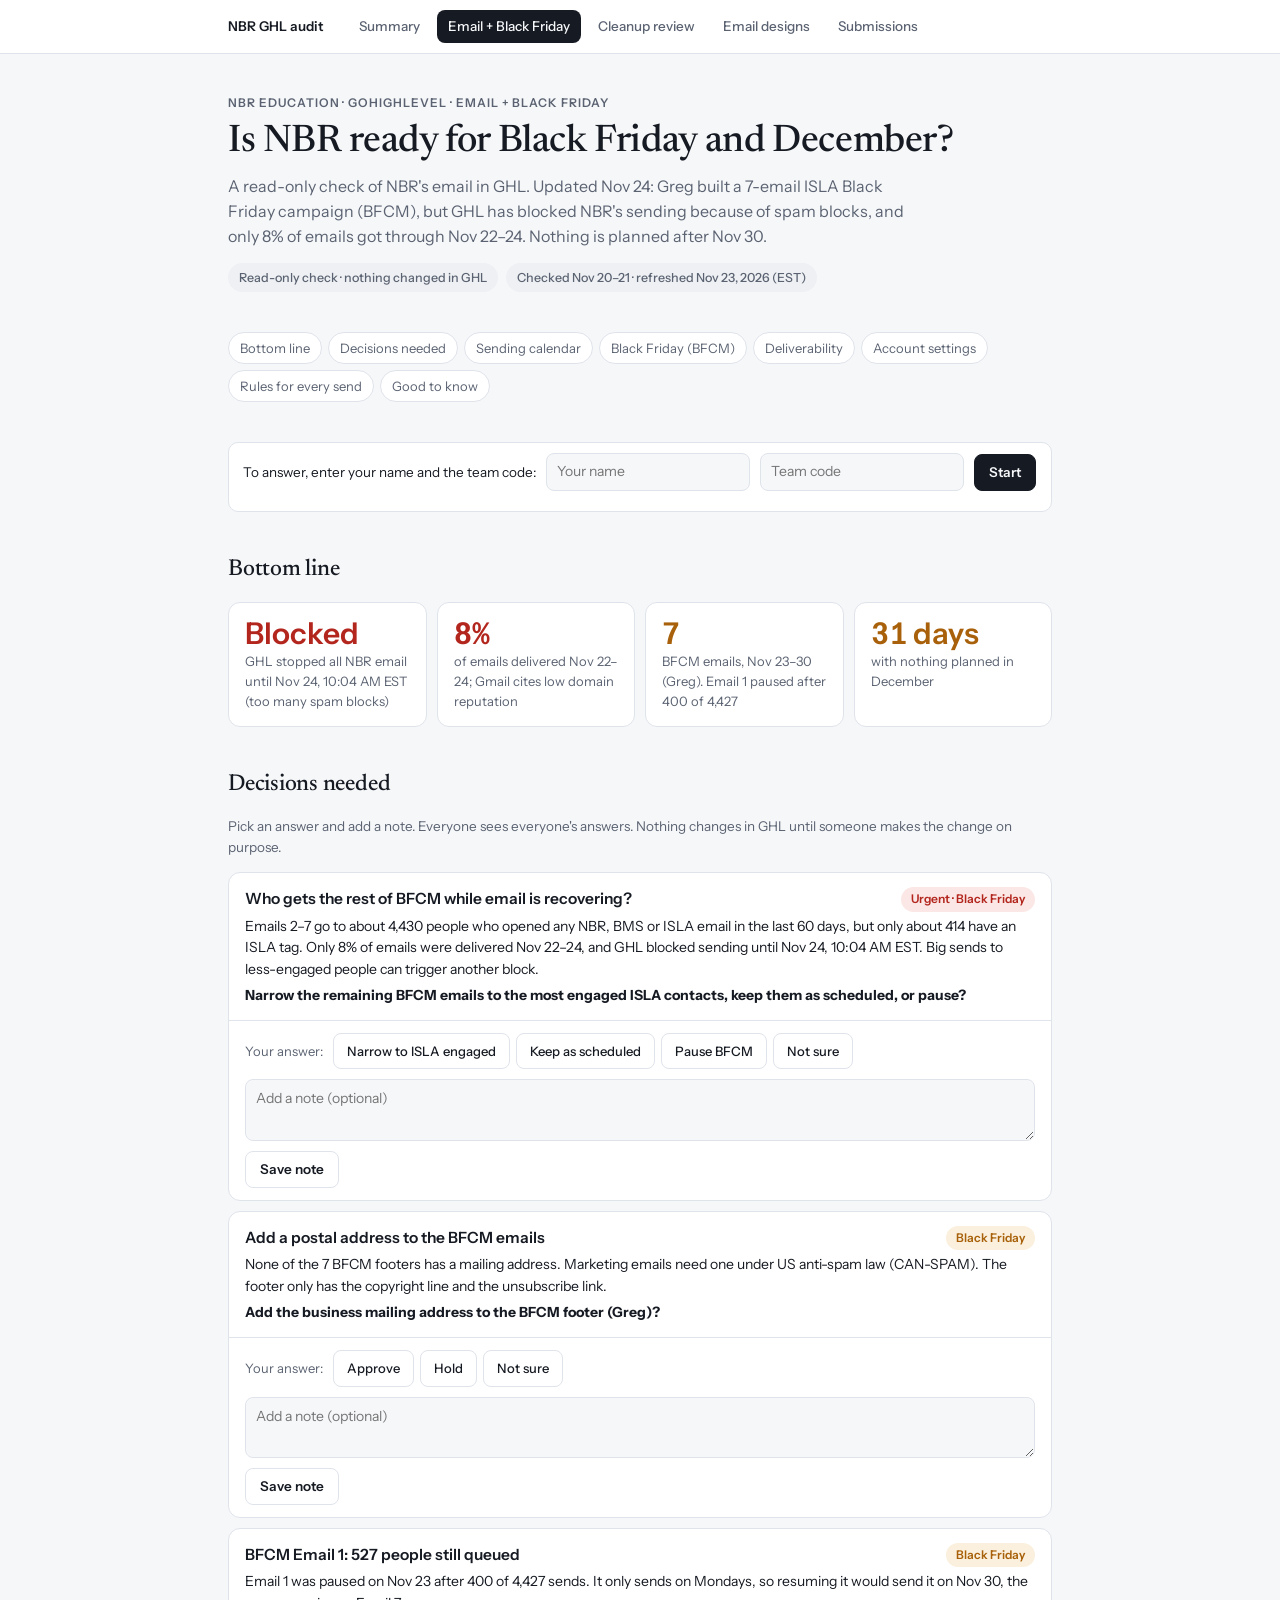
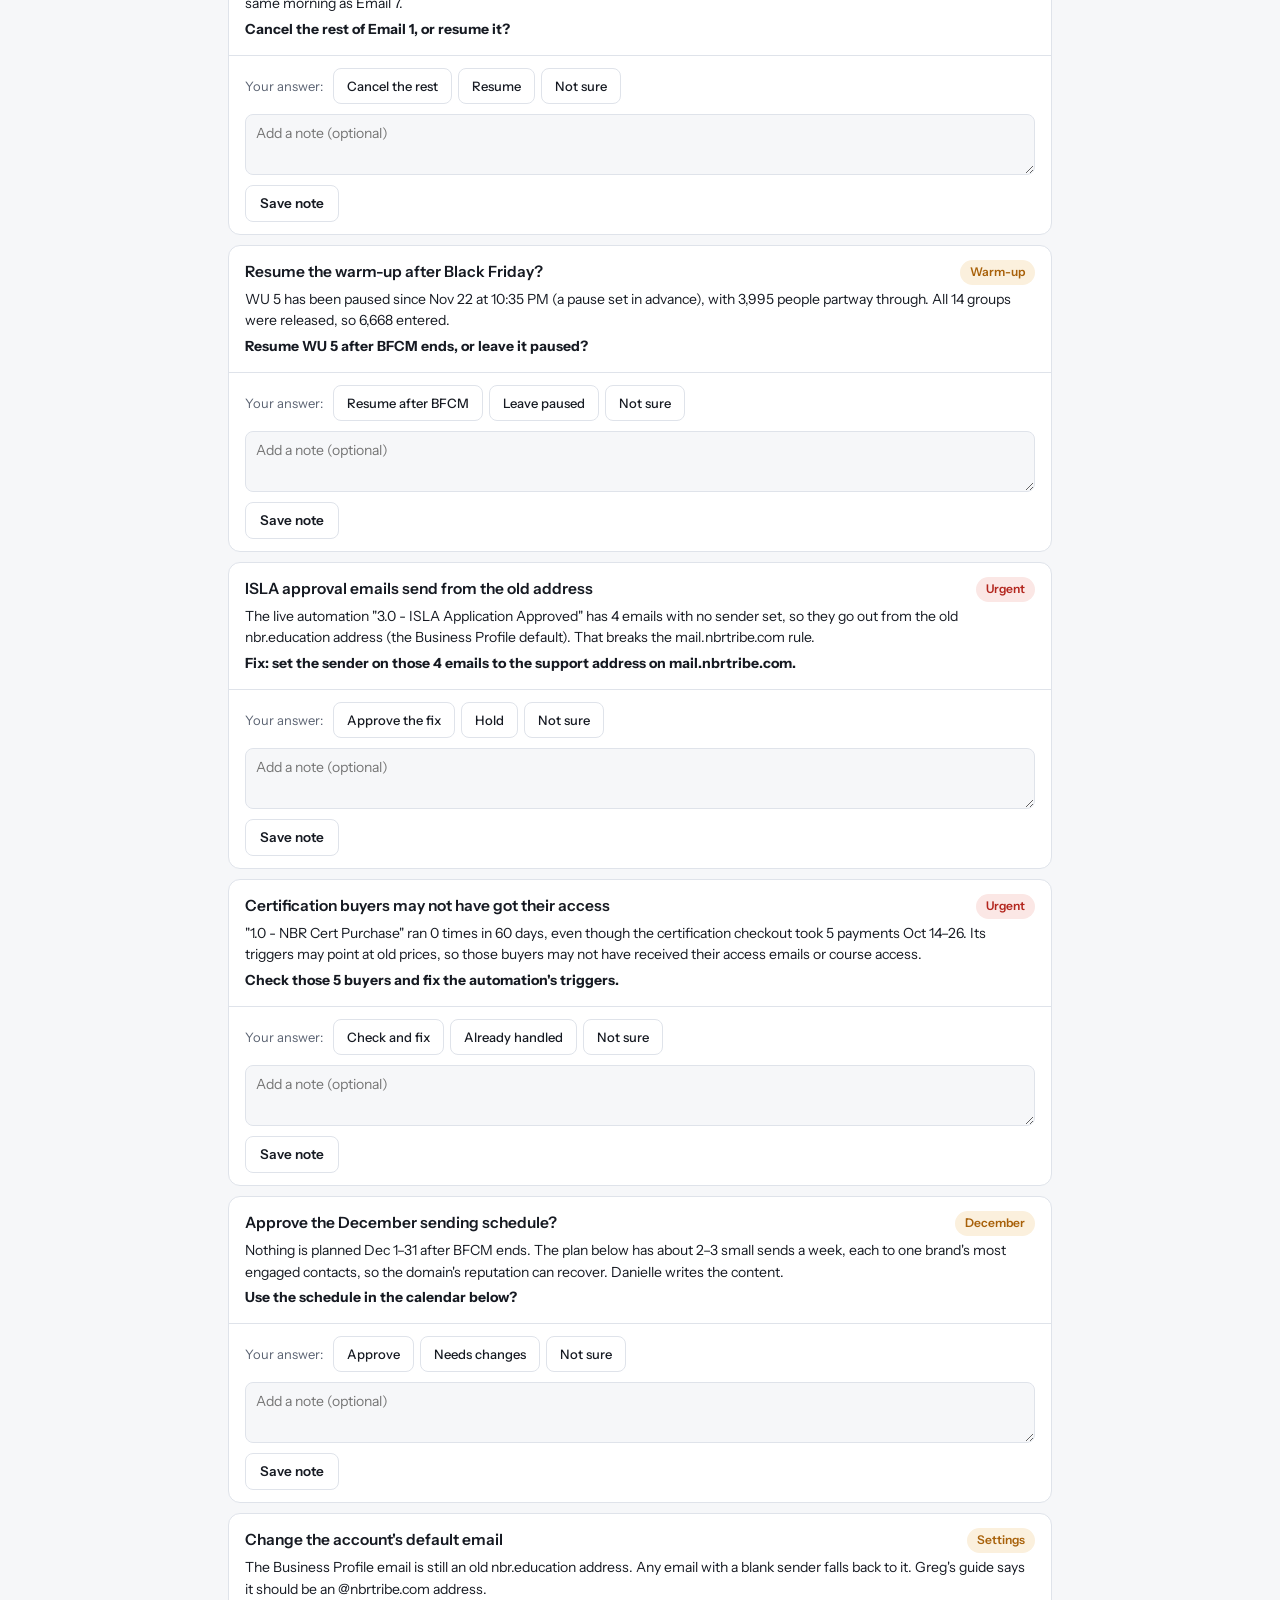
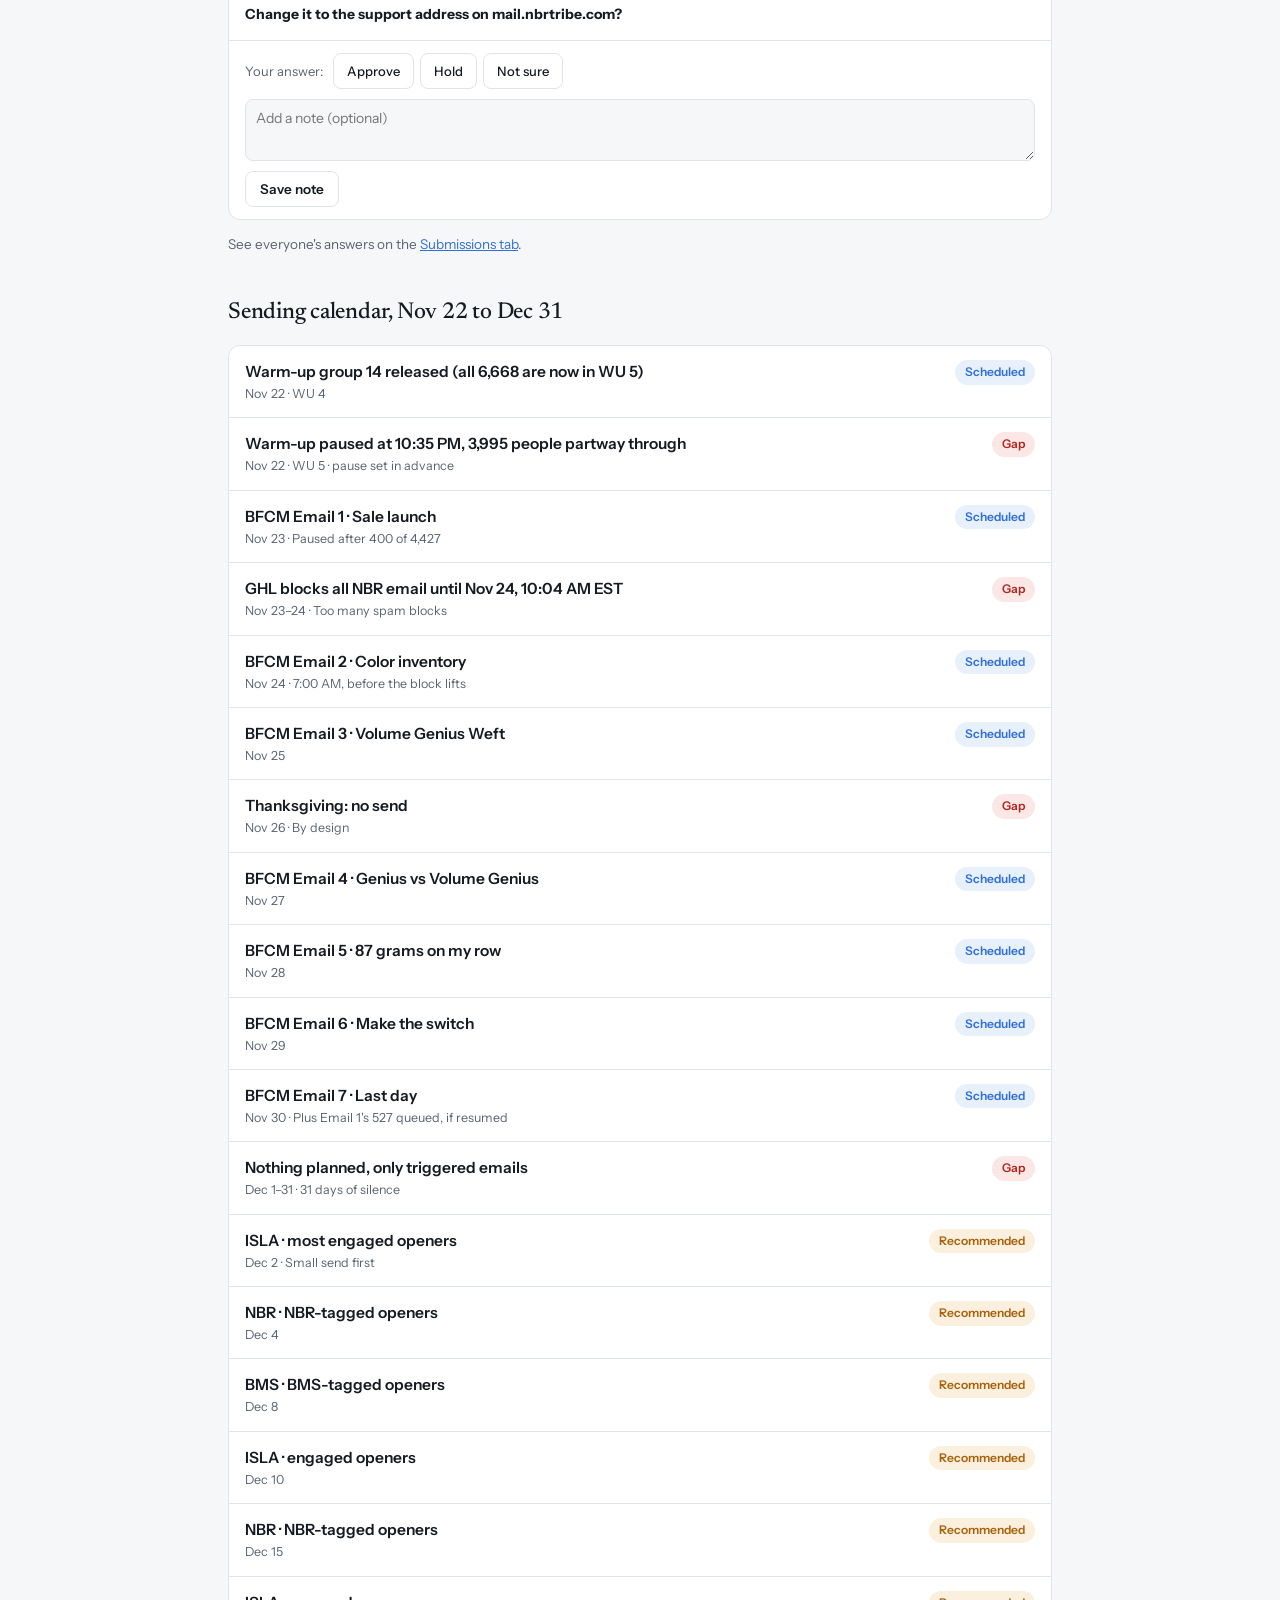
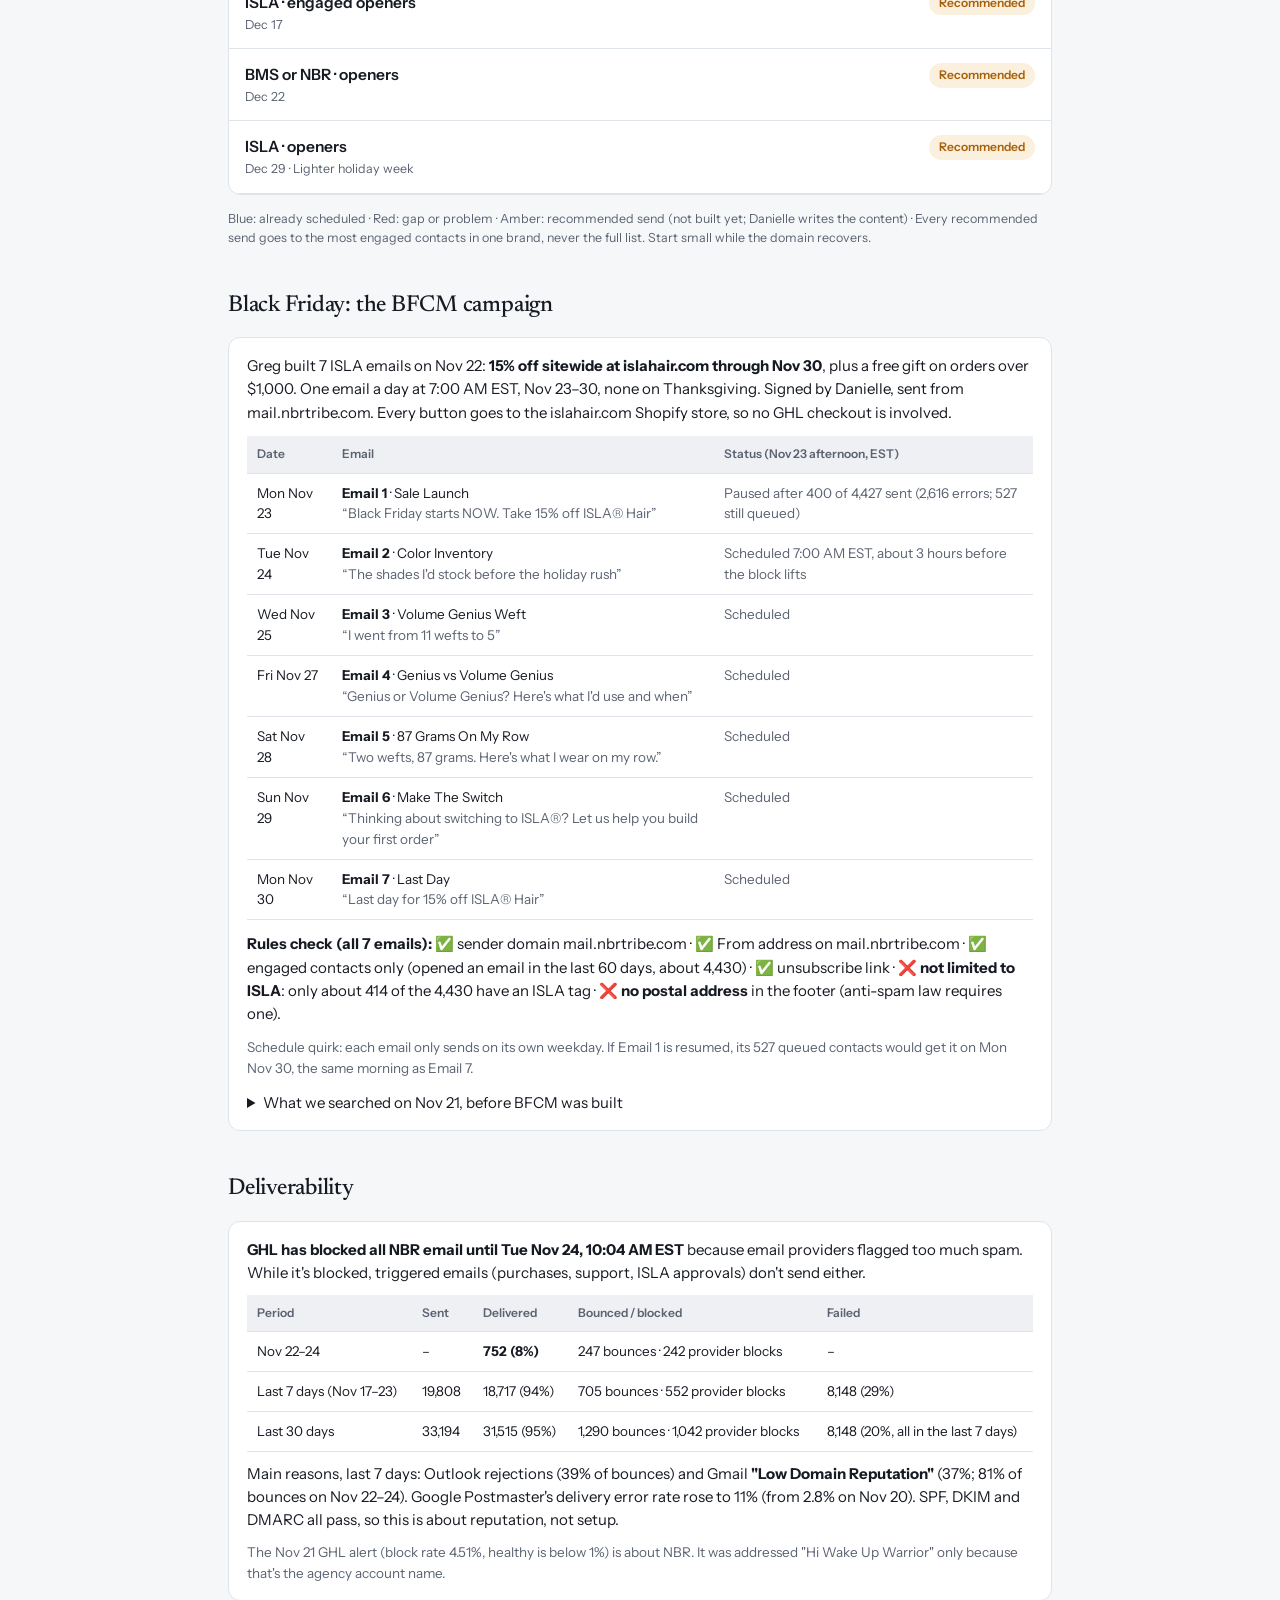
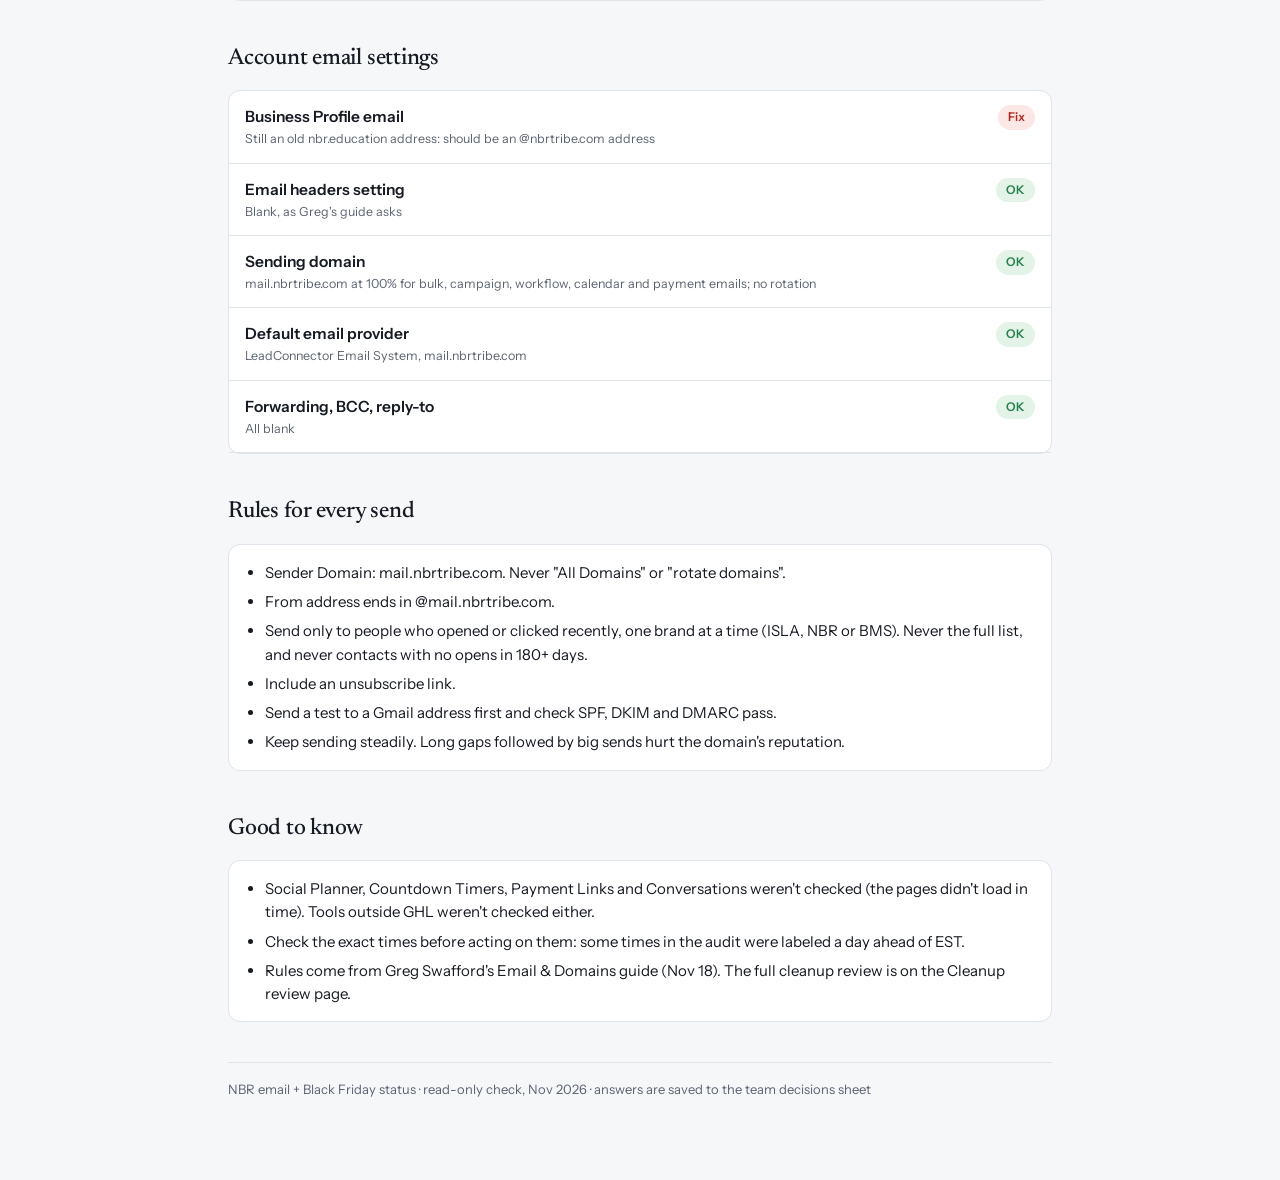
<file: email.html>
<!DOCTYPE html>
<html lang="en">
<head>
<meta charset="utf-8">
<meta name="viewport" content="width=device-width, initial-scale=1">
<meta name="robots" content="noindex, nofollow">
<title>NBR email + Black Friday status</title>
<link rel="preconnect" href="https://fonts.googleapis.com"><link rel="preconnect" href="https://fonts.gstatic.com" crossorigin>
<link href="https://fonts.googleapis.com/css2?family=Newsreader:opsz,wght@6..72,500&family=Instrument+Sans:wght@400;500;600&display=swap" rel="stylesheet">
<link rel="stylesheet" href="assets/style.css">
</head>
<body>
<nav class="topnav"><div class="in"><a class="brand" href="index.html">NBR GHL audit</a><a href="index.html">Summary</a><a href="email.html" aria-current="page">Email + Black Friday</a><a href="cleanup.html">Cleanup review</a><a href="emails.html">Email designs</a><a href="cleanup.html#submissions">Submissions</a></div></nav>
<main>
<header>
  <p class="eyebrow">NBR Education · GoHighLevel · Email + Black Friday</p>
  <h1 style="margin-top:8px">Is NBR ready for Black Friday and December?</h1>
  <p class="lede">A read-only check of NBR's email in GHL. Updated Nov 24: Greg built a 7-email ISLA Black Friday campaign (BFCM), but GHL has blocked NBR's sending because of spam blocks, and only 8% of emails got through Nov 22–24. Nothing is planned after Nov 30.</p>
  <div class="pills"><span class="pill">Read-only check · nothing changed in GHL</span><span class="pill">Checked Nov 20–21 · refreshed Nov 23, 2026 (EST)</span></div>
</header>

<nav class="toc" aria-label="Contents"><a href="#bottom">Bottom line</a><a href="#decide">Decisions needed</a><a href="#calendar">Sending calendar</a><a href="#bf">Black Friday (BFCM)</a><a href="#deliver">Deliverability</a><a href="#settings">Account settings</a><a href="#rules">Rules for every send</a><a href="#know">Good to know</a></nav>

<div id="who"></div>

<section id="bottom">
  <h2>Bottom line</h2>
  <div class="stats">
    <div class="stat r"><div class="n">Blocked</div><div class="l">GHL stopped all NBR email until Nov 24, 10:04 AM EST (too many spam blocks)</div></div>
    <div class="stat r"><div class="n">8%</div><div class="l">of emails delivered Nov 22–24; Gmail cites low domain reputation</div></div>
    <div class="stat c"><div class="n">7</div><div class="l">BFCM emails, Nov 23–30 (Greg). Email 1 paused after 400 of 4,427</div></div>
    <div class="stat c"><div class="n">31 days</div><div class="l">with nothing planned in December</div></div>
  </div>
</section>

<section id="decide">
  <h2>Decisions needed</h2>
  <p class="note">Pick an answer and add a note. Everyone sees everyone's answers. Nothing changes in GHL until someone makes the change on purpose.</p>
  <div class="cards" id="cards"></div>
  <p class="note">See everyone's answers on the <a href="cleanup.html#submissions">Submissions tab</a>.</p>
</section>

<section id="calendar">
  <h2>Sending calendar, Nov 22 to Dec 31</h2>
  <div class="panel" style="overflow:hidden" id="cal"></div>
  <p class="legend">Blue: already scheduled · Red: gap or problem · Amber: recommended send (not built yet; Danielle writes the content) · Every recommended send goes to the most engaged contacts in one brand, never the full list. Start small while the domain recovers.</p>
</section>

<section id="bf">
  <h2>Black Friday: the BFCM campaign</h2>
  <div class="panel pad" style="display:grid;gap:12px">
    <p>Greg built 7 ISLA emails on Nov 22: <b>15% off sitewide at islahair.com through Nov 30</b>, plus a free gift on orders over $1,000. One email a day at 7:00 AM EST, Nov 23–30, none on Thanksgiving. Signed by Danielle, sent from mail.nbrtribe.com. Every button goes to the islahair.com Shopify store, so no GHL checkout is involved.</p>
    <div style="overflow-x:auto"><table class="subtable"><thead><tr><th>Date</th><th>Email</th><th>Status (Nov 23 afternoon, EST)</th></tr></thead><tbody><tr><td>Mon Nov 23</td><td><b>Email 1</b> · Sale Launch<div class='note'>“Black Friday starts NOW. Take 15% off ISLA® Hair”</div></td><td class='note'>Paused after 400 of 4,427 sent (2,616 errors; 527 still queued)</td></tr><tr><td>Tue Nov 24</td><td><b>Email 2</b> · Color Inventory<div class='note'>“The shades I'd stock before the holiday rush”</div></td><td class='note'>Scheduled 7:00 AM EST, about 3 hours before the block lifts</td></tr><tr><td>Wed Nov 25</td><td><b>Email 3</b> · Volume Genius Weft<div class='note'>“I went from 11 wefts to 5”</div></td><td class='note'>Scheduled</td></tr><tr><td>Fri Nov 27</td><td><b>Email 4</b> · Genius vs Volume Genius<div class='note'>“Genius or Volume Genius? Here's what I'd use and when”</div></td><td class='note'>Scheduled</td></tr><tr><td>Sat Nov 28</td><td><b>Email 5</b> · 87 Grams On My Row<div class='note'>“Two wefts, 87 grams. Here's what I wear on my row.”</div></td><td class='note'>Scheduled</td></tr><tr><td>Sun Nov 29</td><td><b>Email 6</b> · Make The Switch<div class='note'>“Thinking about switching to ISLA®? Let us help you build your first order”</div></td><td class='note'>Scheduled</td></tr><tr><td>Mon Nov 30</td><td><b>Email 7</b> · Last Day<div class='note'>“Last day for 15% off ISLA® Hair”</div></td><td class='note'>Scheduled</td></tr></tbody></table></div>
    <p><b>Rules check (all 7 emails):</b> ✅ sender domain mail.nbrtribe.com · ✅ From address on mail.nbrtribe.com · ✅ engaged contacts only (opened an email in the last 60 days, about 4,430) · ✅ unsubscribe link · ❌ <b>not limited to ISLA</b>: only about 414 of the 4,430 have an ISLA tag · ❌ <b>no postal address</b> in the footer (anti-spam law requires one).</p>
    <p class="note">Schedule quirk: each email only sends on its own weekday. If Email 1 is resumed, its 527 queued contacts would get it on Mon Nov 30, the same morning as Email 7.</p>
    <details><summary>What we searched on Nov 21, before BFCM was built</summary><div style="display:grid;gap:8px;margin-top:8px"><div class="tm" id="bftable"></div><p class="note">There are 6 existing coupons. None is for Black Friday.</p></div></details>
  </div>
</section>

<section id="deliver">
  <h2>Deliverability</h2>
  <div class="panel pad" style="display:grid;gap:10px">
    <p><b>GHL has blocked all NBR email until Tue Nov 24, 10:04 AM EST</b> because email providers flagged too much spam. While it's blocked, triggered emails (purchases, support, ISLA approvals) don't send either.</p>
    <div style="overflow-x:auto"><table class="subtable"><thead><tr><th>Period</th><th>Sent</th><th>Delivered</th><th>Bounced / blocked</th><th>Failed</th></tr></thead><tbody>
      <tr><td>Nov 22–24</td><td>–</td><td><b>752 (8%)</b></td><td>247 bounces · 242 provider blocks</td><td>–</td></tr>
      <tr><td>Last 7 days (Nov 17–23)</td><td>19,808</td><td>18,717 (94%)</td><td>705 bounces · 552 provider blocks</td><td>8,148 (29%)</td></tr>
      <tr><td>Last 30 days</td><td>33,194</td><td>31,515 (95%)</td><td>1,290 bounces · 1,042 provider blocks</td><td>8,148 (20%, all in the last 7 days)</td></tr>
    </tbody></table></div>
    <p>Main reasons, last 7 days: Outlook rejections (39% of bounces) and Gmail <b>"Low Domain Reputation"</b> (37%; 81% of bounces on Nov 22–24). Google Postmaster's delivery error rate rose to 11% (from 2.8% on Nov 20). SPF, DKIM and DMARC all pass, so this is about reputation, not setup.</p>
    <p class="note">The Nov 21 GHL alert (block rate 4.51%, healthy is below 1%) is about NBR. It was addressed "Hi Wake Up Warrior" only because that's the agency account name.</p>
  </div>
</section>

<section id="settings">
  <h2>Account email settings</h2>
  <div class="panel" id="settingslist"></div>
</section>

<section id="rules">
  <h2>Rules for every send</h2>
  <div class="panel pad"><ul style="margin:0;padding-left:18px;display:grid;gap:6px">
    <li>Sender Domain: mail.nbrtribe.com. Never "All Domains" or "rotate domains".</li>
    <li>From address ends in @mail.nbrtribe.com.</li>
    <li>Send only to people who opened or clicked recently, one brand at a time (ISLA, NBR or BMS). Never the full list, and never contacts with no opens in 180+ days.</li>
    <li>Include an unsubscribe link.</li>
    <li>Send a test to a Gmail address first and check SPF, DKIM and DMARC pass.</li>
    <li>Keep sending steadily. Long gaps followed by big sends hurt the domain's reputation.</li>
  </ul></div>
</section>

<section id="know">
  <h2>Good to know</h2>
  <div class="panel pad"><ul style="margin:0;padding-left:18px;display:grid;gap:6px">
    <li>Social Planner, Countdown Timers, Payment Links and Conversations weren't checked (the pages didn't load in time). Tools outside GHL weren't checked either.</li>
    <li>Check the exact times before acting on them: some times in the audit were labeled a day ahead of EST.</li>
    <li>Rules come from Greg Swafford's Email &amp; Domains guide (Nov 18). The full cleanup review is on the Cleanup review page.</li>
  </ul></div>
</section>

<footer>NBR email + Black Friday status · read-only check, Nov 2026 · answers are saved to the team decisions sheet</footer>
</main>

<script src="assets/connector.js"></script>
<script>
const DECISIONS=[
 {id:"bfcm",tag:"Urgent · Black Friday",title:"Who gets the rest of BFCM while email is recovering?",
  why:"Emails 2–7 go to about 4,430 people who opened any NBR, BMS or ISLA email in the last 60 days, but only about 414 have an ISLA tag. Only 8% of emails were delivered Nov 22–24, and GHL blocked sending until Nov 24, 10:04 AM EST. Big sends to less-engaged people can trigger another block.",
  ask:"Narrow the remaining BFCM emails to the most engaged ISLA contacts, keep them as scheduled, or pause?",
  opts:[["narrow","Narrow to ISLA engaged"],["keep","Keep as scheduled"],["pause","Pause BFCM"],["unsure","Not sure"]]},
 {id:"bfcm-footer",tag:"Black Friday",title:"Add a postal address to the BFCM emails",
  why:"None of the 7 BFCM footers has a mailing address. Marketing emails need one under US anti-spam law (CAN-SPAM). The footer only has the copyright line and the unsubscribe link.",
  ask:"Add the business mailing address to the BFCM footer (Greg)?",
  opts:[["yes","Approve"],["hold","Hold"],["unsure","Not sure"]]},
 {id:"bfcm-e1",tag:"Black Friday",title:"BFCM Email 1: 527 people still queued",
  why:"Email 1 was paused on Nov 23 after 400 of 4,427 sends. It only sends on Mondays, so resuming it would send it on Nov 30, the same morning as Email 7.",
  ask:"Cancel the rest of Email 1, or resume it?",
  opts:[["cancel","Cancel the rest"],["resume","Resume"],["unsure","Not sure"]]},
 {id:"warm",tag:"Warm-up",title:"Resume the warm-up after Black Friday?",
  why:"WU 5 has been paused since Nov 22 at 10:35 PM (a pause set in advance), with 3,995 people partway through. All 14 groups were released, so 6,668 entered.",
  ask:"Resume WU 5 after BFCM ends, or leave it paused?",
  opts:[["resume","Resume after BFCM"],["hold","Leave paused"],["unsure","Not sure"]]},
 {id:"isla",tag:"Urgent",title:"ISLA approval emails send from the old address",
  why:"The live automation \"3.0 - ISLA Application Approved\" has 4 emails with no sender set, so they go out from the old nbr.education address (the Business Profile default). That breaks the mail.nbrtribe.com rule.",
  ask:"Fix: set the sender on those 4 emails to the support address on mail.nbrtribe.com.",
  opts:[["yes","Approve the fix"],["hold","Hold"],["unsure","Not sure"]]},
 {id:"cert",tag:"Urgent",title:"Certification buyers may not have got their access",
  why:"\"1.0 - NBR Cert Purchase\" ran 0 times in 60 days, even though the certification checkout took 5 payments Oct 14–26. Its triggers may point at old prices, so those buyers may not have received their access emails or course access.",
  ask:"Check those 5 buyers and fix the automation's triggers.",
  opts:[["yes","Check and fix"],["hold","Already handled"],["unsure","Not sure"]]},
 {id:"dec",tag:"December",title:"Approve the December sending schedule?",
  why:"Nothing is planned Dec 1–31 after BFCM ends. The plan below has about 2–3 small sends a week, each to one brand's most engaged contacts, so the domain's reputation can recover. Danielle writes the content.",
  ask:"Use the schedule in the calendar below?",
  opts:[["yes","Approve"],["change","Needs changes"],["unsure","Not sure"]]},
 {id:"profile",tag:"Settings",title:"Change the account's default email",
  why:"The Business Profile email is still an old nbr.education address. Any email with a blank sender falls back to it. Greg's guide says it should be an @nbrtribe.com address.",
  ask:"Change it to the support address on mail.nbrtribe.com?",
  opts:[["yes","Approve"],["hold","Hold"],["unsure","Not sure"]]}
];
const CAL=[
 ["Nov 22","sched","Warm-up group 14 released (all 6,668 are now in WU 5)","WU 4"],
 ["Nov 22","gap","Warm-up paused at 10:35 PM, 3,995 people partway through","WU 5 · pause set in advance"],
 ["Nov 23","sched","BFCM Email 1 · Sale launch","Paused after 400 of 4,427"],
 ["Nov 23–24","gap","GHL blocks all NBR email until Nov 24, 10:04 AM EST","Too many spam blocks"],
 ["Nov 24","sched","BFCM Email 2 · Color inventory","7:00 AM, before the block lifts"],
 ["Nov 25","sched","BFCM Email 3 · Volume Genius Weft",""],
 ["Nov 26","gap","Thanksgiving: no send","By design"],
 ["Nov 27","sched","BFCM Email 4 · Genius vs Volume Genius",""],
 ["Nov 28","sched","BFCM Email 5 · 87 grams on my row",""],
 ["Nov 29","sched","BFCM Email 6 · Make the switch",""],
 ["Nov 30","sched","BFCM Email 7 · Last day","Plus Email 1's 527 queued, if resumed"],
 ["Dec 1–31","gap","Nothing planned, only triggered emails","31 days of silence"],
 ["Dec 2","rec","ISLA · most engaged openers","Small send first"],["Dec 4","rec","NBR · NBR-tagged openers",""],
 ["Dec 8","rec","BMS · BMS-tagged openers",""],["Dec 10","rec","ISLA · engaged openers",""],
 ["Dec 15","rec","NBR · NBR-tagged openers",""],["Dec 17","rec","ISLA · engaged openers",""],
 ["Dec 22","rec","BMS or NBR · openers",""],["Dec 29","rec","ISLA · openers","Lighter holiday week"]
];
const BF=[["Email campaigns","No Black Friday match. 16 old \"sale\" campaigns, all already sent; newest is the ISLA Labor Day Sale #4 (Sep 8)."],["Email templates","No match. Old sale templates only (Labor Day, ISLA Weft Sales, ISLA Sales Email)."],["Automations","No match."],["Funnels","No match. 3 existing sales funnels (BMS Course, BMS Book, HSC)."],["Products","14 products, same as Nov 18. Newest is WIGS (Nov 17). No Black Friday product."],["Coupons","6 coupons, none for Black Friday."]];
const SETTINGS=[[false,"Business Profile email","Still an old nbr.education address: should be an @nbrtribe.com address"],[true,"Email headers setting","Blank, as Greg's guide asks"],[true,"Sending domain","mail.nbrtribe.com at 100% for bulk, campaign, workflow, calendar and payment emails; no rotation"],[true,"Default email provider","LeadConnector Email System, mail.nbrtribe.com"],[true,"Forwarding, BCC, reply-to","All blank"]];


const C=window.NBRC, REPORT="Email + Black Friday";
const $=s=>document.querySelector(s);
const esc=s=>String(s==null?"":s).replace(/[&<>"]/g,c=>({"&":"&amp;","<":"&lt;",">":"&gt;",'"':"&quot;"}[c]));
function staticParts(){
  $("#cal").innerHTML=CAL.map(([d,k,t,s])=>{const c=k==="gap"?"PROB":k==="rec"?"CHECK":"AUTO";const lab=k==="gap"?"Gap":k==="rec"?"Recommended":"Scheduled";
    return `<div class="head" style="border-bottom:1px solid var(--line)"><div><div class="title">${esc(t)}</div><div class="gnames">${esc(d)}${s?" · "+esc(s):""}</div></div><div class="tags"><span class="chip v-${c}">${lab}</span></div></div>`;}).join("");
  $("#bftable").innerHTML=BF.map(([a,b])=>`<span class="w">${esc(a)}</span><span>${esc(b)}</span>`).join("");
  $("#settingslist").innerHTML=SETTINGS.map(([ok,a,b])=>`<div class="head" style="border-bottom:1px solid var(--line)"><div><div class="title">${esc(a)}</div><div class="gnames">${esc(b)}</div></div><div class="tags"><span class="chip ${ok?"v-KEEP":"v-PROB"}">${ok?"OK":"Fix"}</span></div></div>`).join("");
}
function renderWho(msg){
  const w=$("#who");
  if(C.ready()){ w.innerHTML=`<div class="who-bar">Answering as <b>${esc(C.name())}</b><button class="btn ghost" type="button" id="chg">Change</button>${msg?`<span class="err">${esc(msg)}</span>`:""}</div>`; $("#chg").onclick=()=>{C.setWho("",""); renderWho(); render();}; return; }
  w.innerHTML=`<form class="who-bar" id="whof"><span>To answer, enter your name and the team code:</span><input id="wn" placeholder="Your name" aria-label="Your name" autocomplete="name"><input id="wc" placeholder="Team code" aria-label="Team code"><button type="submit">Start</button><span class="err" id="werr">${esc(msg||"")}</span></form>`;
  $("#whof").onsubmit=async e=>{e.preventDefault(); const n=$("#wn").value.trim(), c=$("#wc").value.trim();
    if(!n){$("#werr").textContent="Enter your name first.";return;} if(!c){$("#werr").textContent="Enter the team code.";return;}
    C.setWho(n,c); const r=await C.load(); if(!r.ok){ C.setWho(n,""); renderWho(r.error==="code"?"That team code didn't work.":"Couldn't reach the sheet. Try again."); return; } renderWho(); render(); };
}
const dc=l=>/^(Approve|Send|Run|Check and fix|Narrow|Keep|Resume)/.test(l)?"keep":l==="Not sure"?"unsure":"shut";
const decClass=l=>dc(l)==="keep"?"d-keep":dc(l)==="unsure"?"d-unsure":"d-shut";
function render(){
  const box=$("#cards"), y=scrollY; box.innerHTML=""; const lat=C.latest(REPORT);
  DECISIONS.forEach(d=>{
    const mine=C.ready()?lat.find(r=>r.id===d.id&&r.name.toLowerCase()===C.name().toLowerCase()):null;
    const others=lat.filter(r=>r.id===d.id&&(!C.ready()||r.name.toLowerCase()!==C.name().toLowerCase()));
    const c=document.createElement("article"); c.className="card";
    c.innerHTML=`<div class="head"><div class="title">${esc(d.title)}</div><div class="tags"><span class="chip ${d.tag.startsWith("Urgent")?"v-PROB":"v-CHECK"}">${esc(d.tag)}</span></div><p class="reason">${esc(d.why)}</p><p class="reason"><b>${esc(d.ask)}</b></p></div>
      <div class="decide"><div class="btns"><span class="lab">Your answer:</span>${d.opts.map(([k,l])=>`<button type="button" class="opt" data-c="${dc(l)}" data-l="${esc(l)}" aria-pressed="${!!mine&&mine.decision===l}">${esc(l)}</button>`).join("")}</div>
      <textarea class="notebox" placeholder="Add a note (optional)" aria-label="Note for ${esc(d.title)}">${esc(mine?mine.note:"")}</textarea>
      <div class="savebar"><button class="btn ghost savenote" type="button">Save note</button><span class="saved"></span></div>
      ${others.length?`<div class="others">${others.map(r=>`<div class="o"><b>${esc(r.name)}</b>: <span class="${decClass(r.decision)}">${esc(r.decision)}</span>${r.note?" · “"+esc(r.note)+"”":""}</div>`).join("")}</div>`:""}</div>`;
    const saved=c.querySelector(".saved"), ta=c.querySelector("textarea");
    const send=async(decision)=>{ if(!C.ready()){ renderWho("Enter your name and the team code first."); $("#who").scrollIntoView({behavior:"smooth"}); return; }
      saved.textContent="Saving…"; const r=await C.submit({report:REPORT,id:d.id,item:d.title,decision,note:ta.value.trim()});
      if(r.ok){ saved.textContent="Saved"; setTimeout(render,400);} else saved.textContent=r.error==="code"?"The team code didn't work. Click Change at the top.":"Couldn't save. Check your connection and try again."; };
    c.querySelectorAll(".opt").forEach(b=>b.onclick=()=>send(b.dataset.l));
    c.querySelector(".savenote").onclick=()=>{ const m=C.ready()?C.latest(REPORT).find(r=>r.id===d.id&&r.name.toLowerCase()===C.name().toLowerCase()):null; if(!m){ saved.textContent="Pick an answer first."; return;} send(m.decision); };
    box.append(c);
  });
  scrollTo(0,y);
}
staticParts(); renderWho(); render();
if(C.ready()) C.load().then(r=>{ if(r.ok) render(); else if(r.error==="code"){ C.setWho(C.name(),""); renderWho("That team code didn't work."); } });

</script>
</body>
</html>
</file>
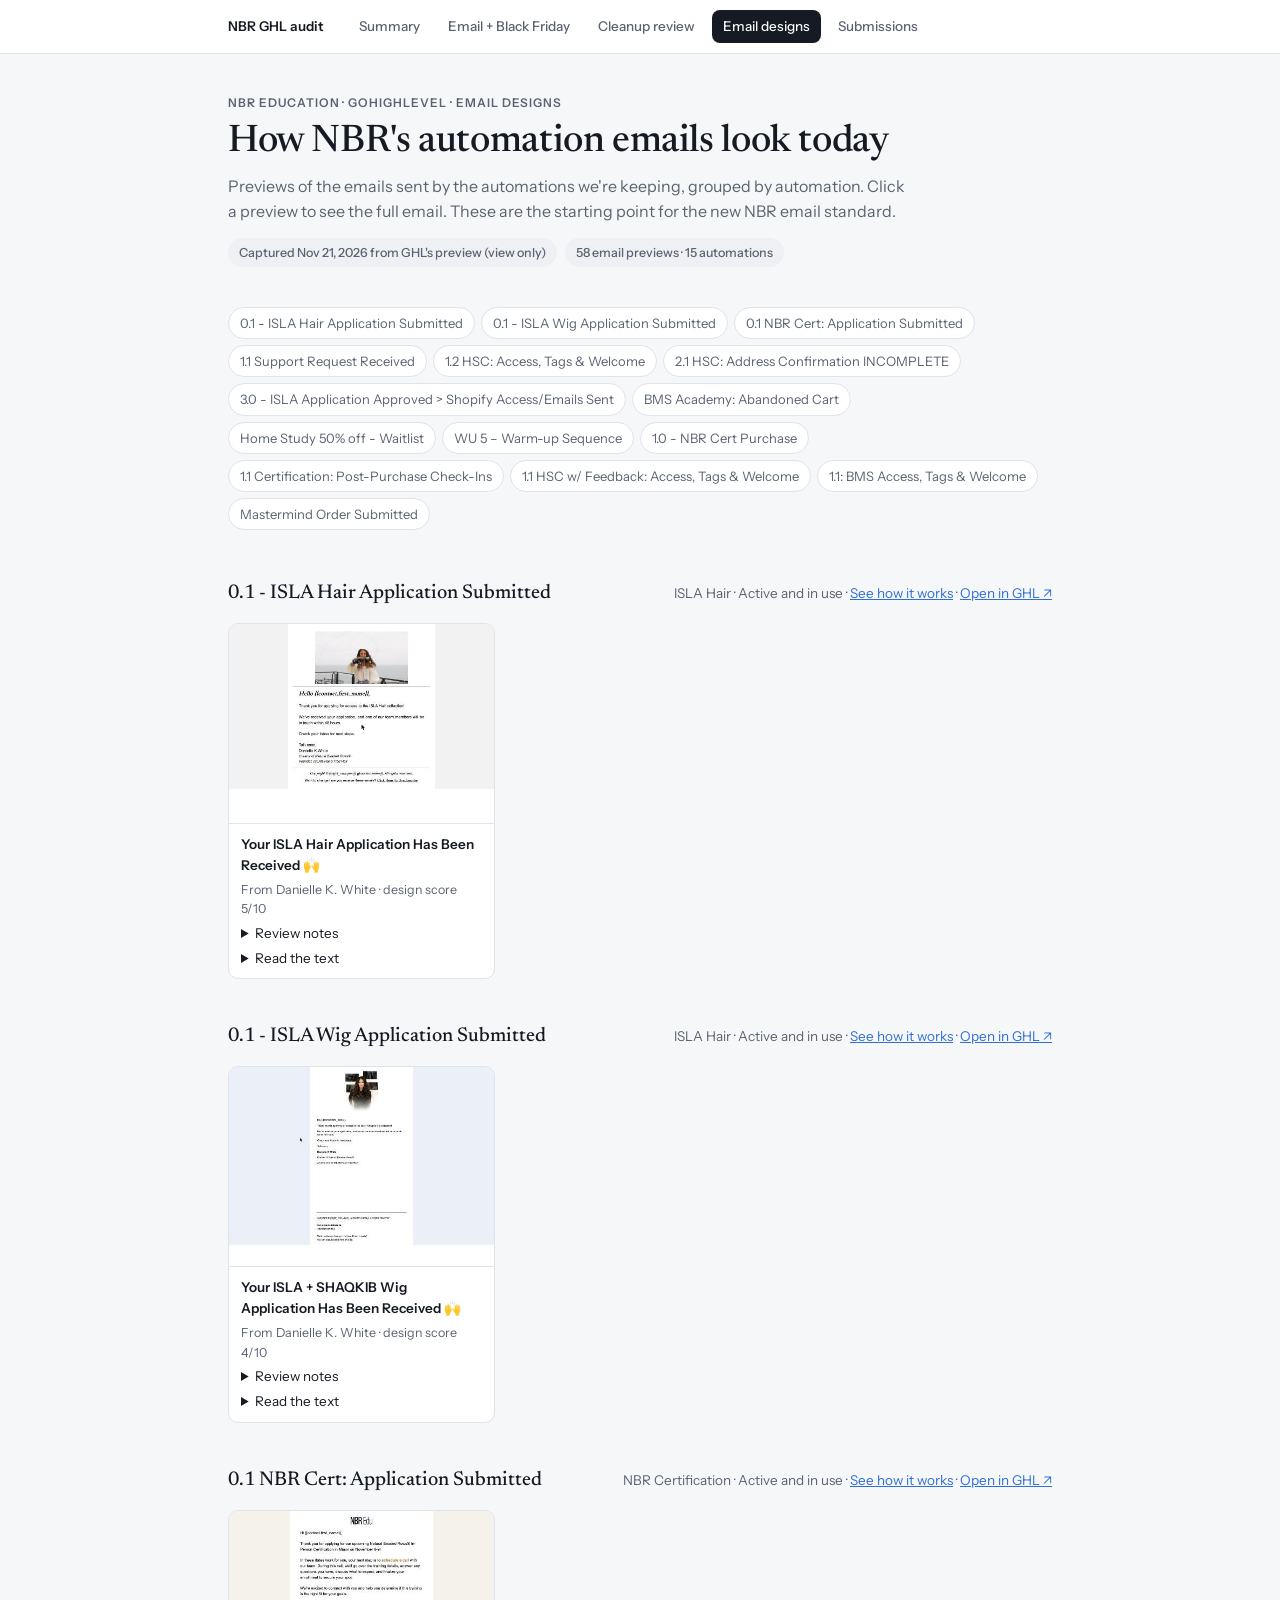
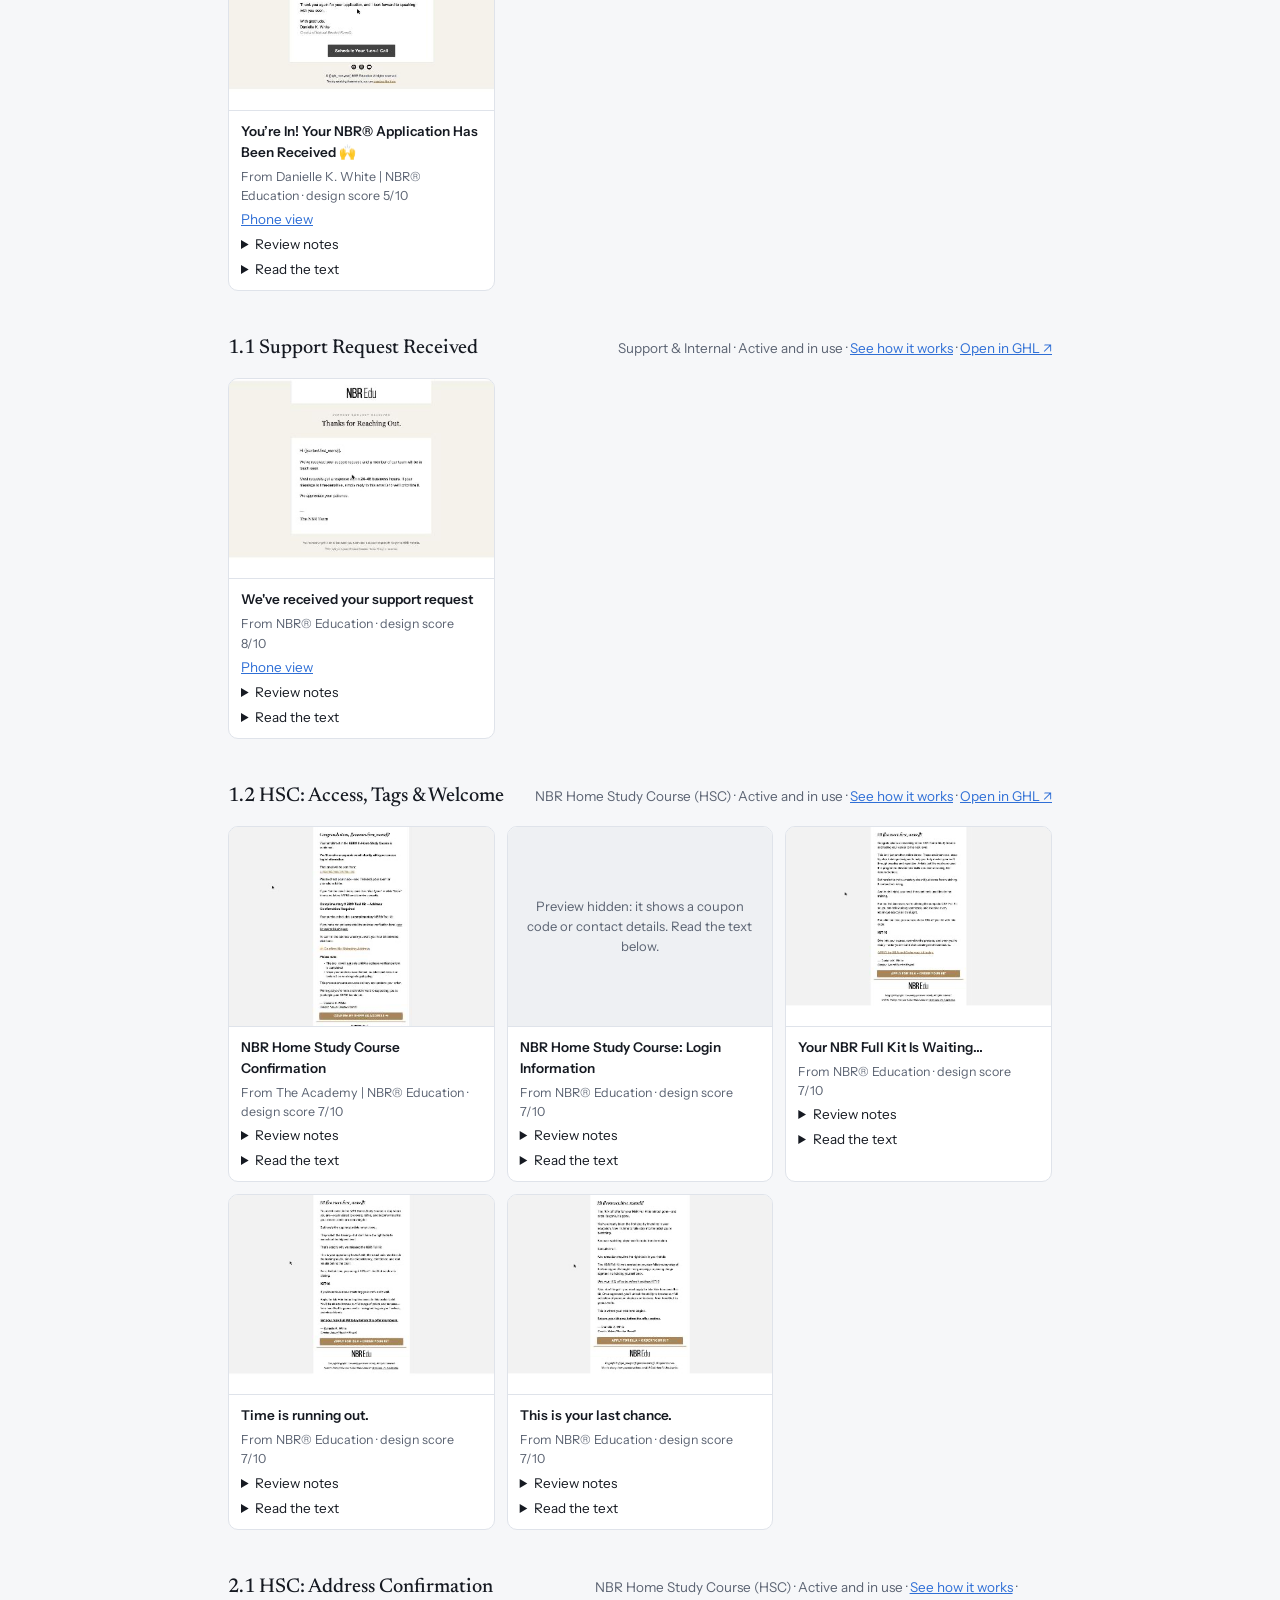
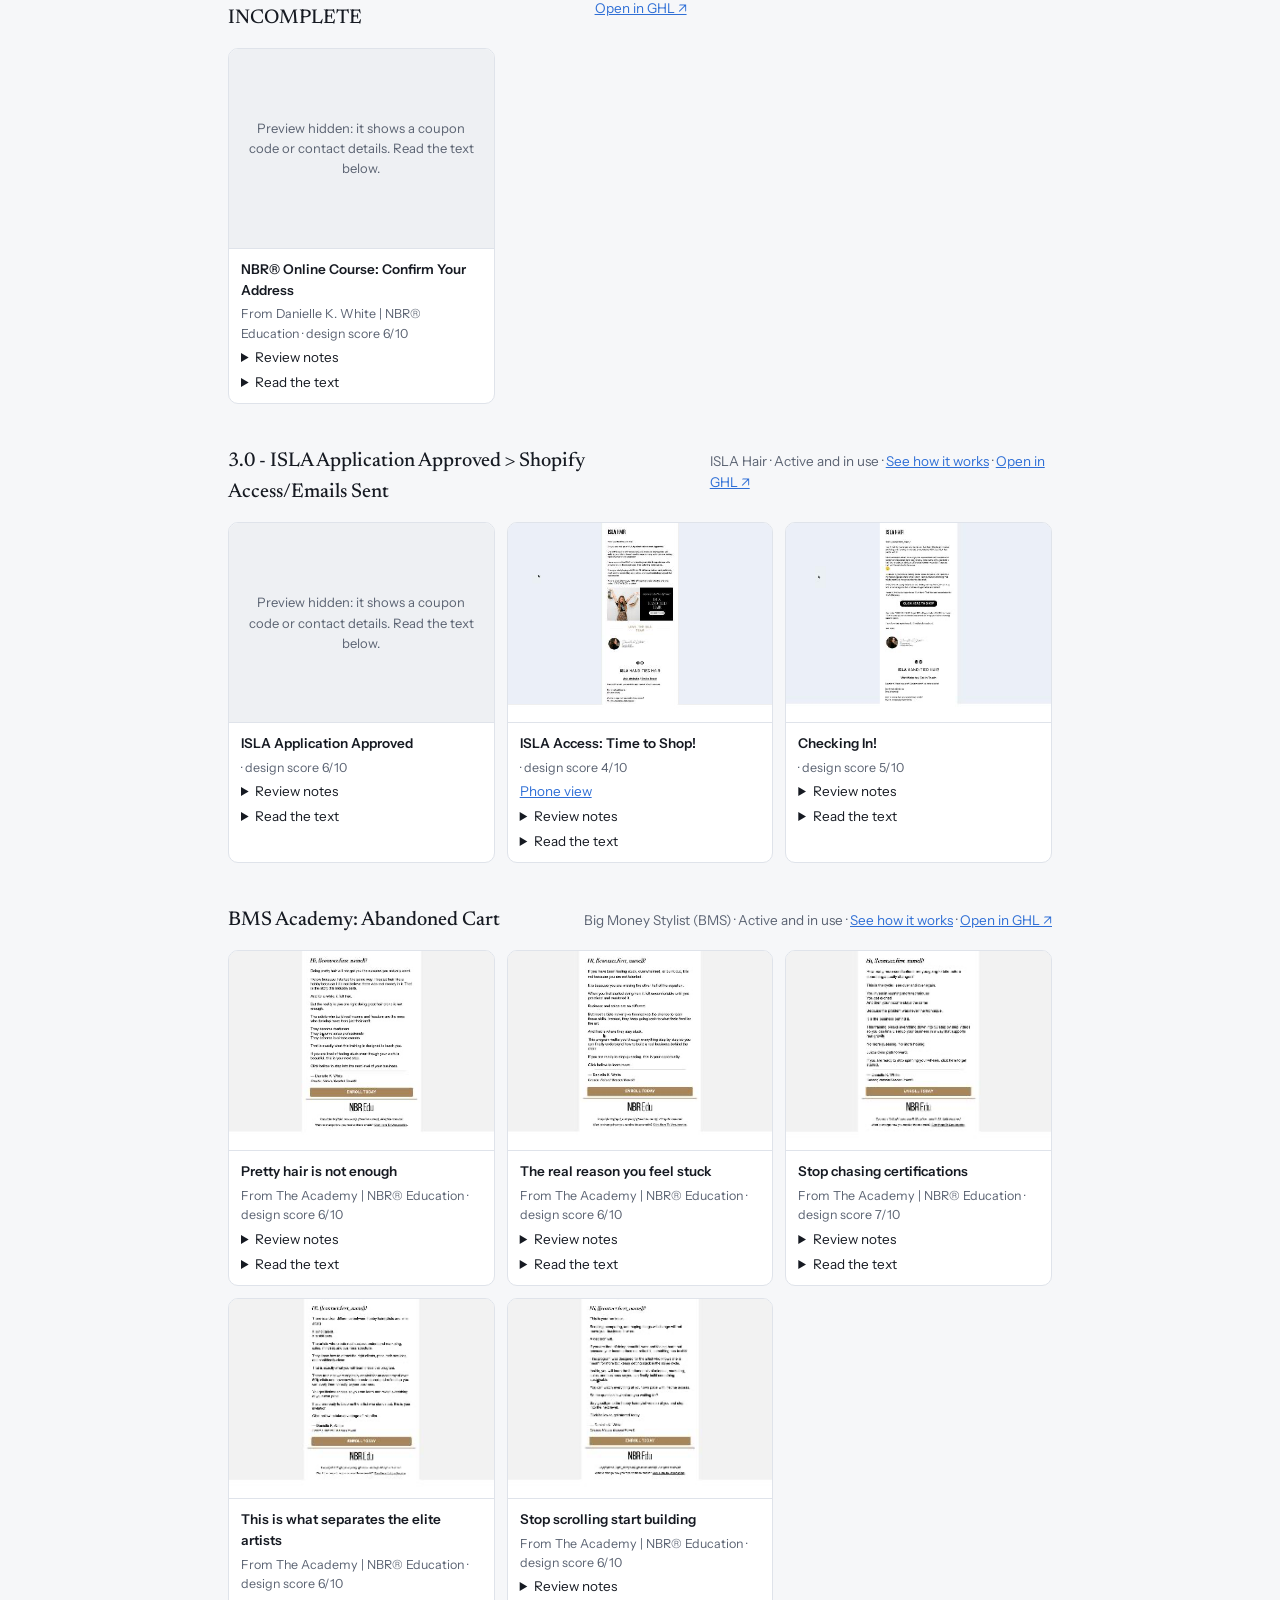
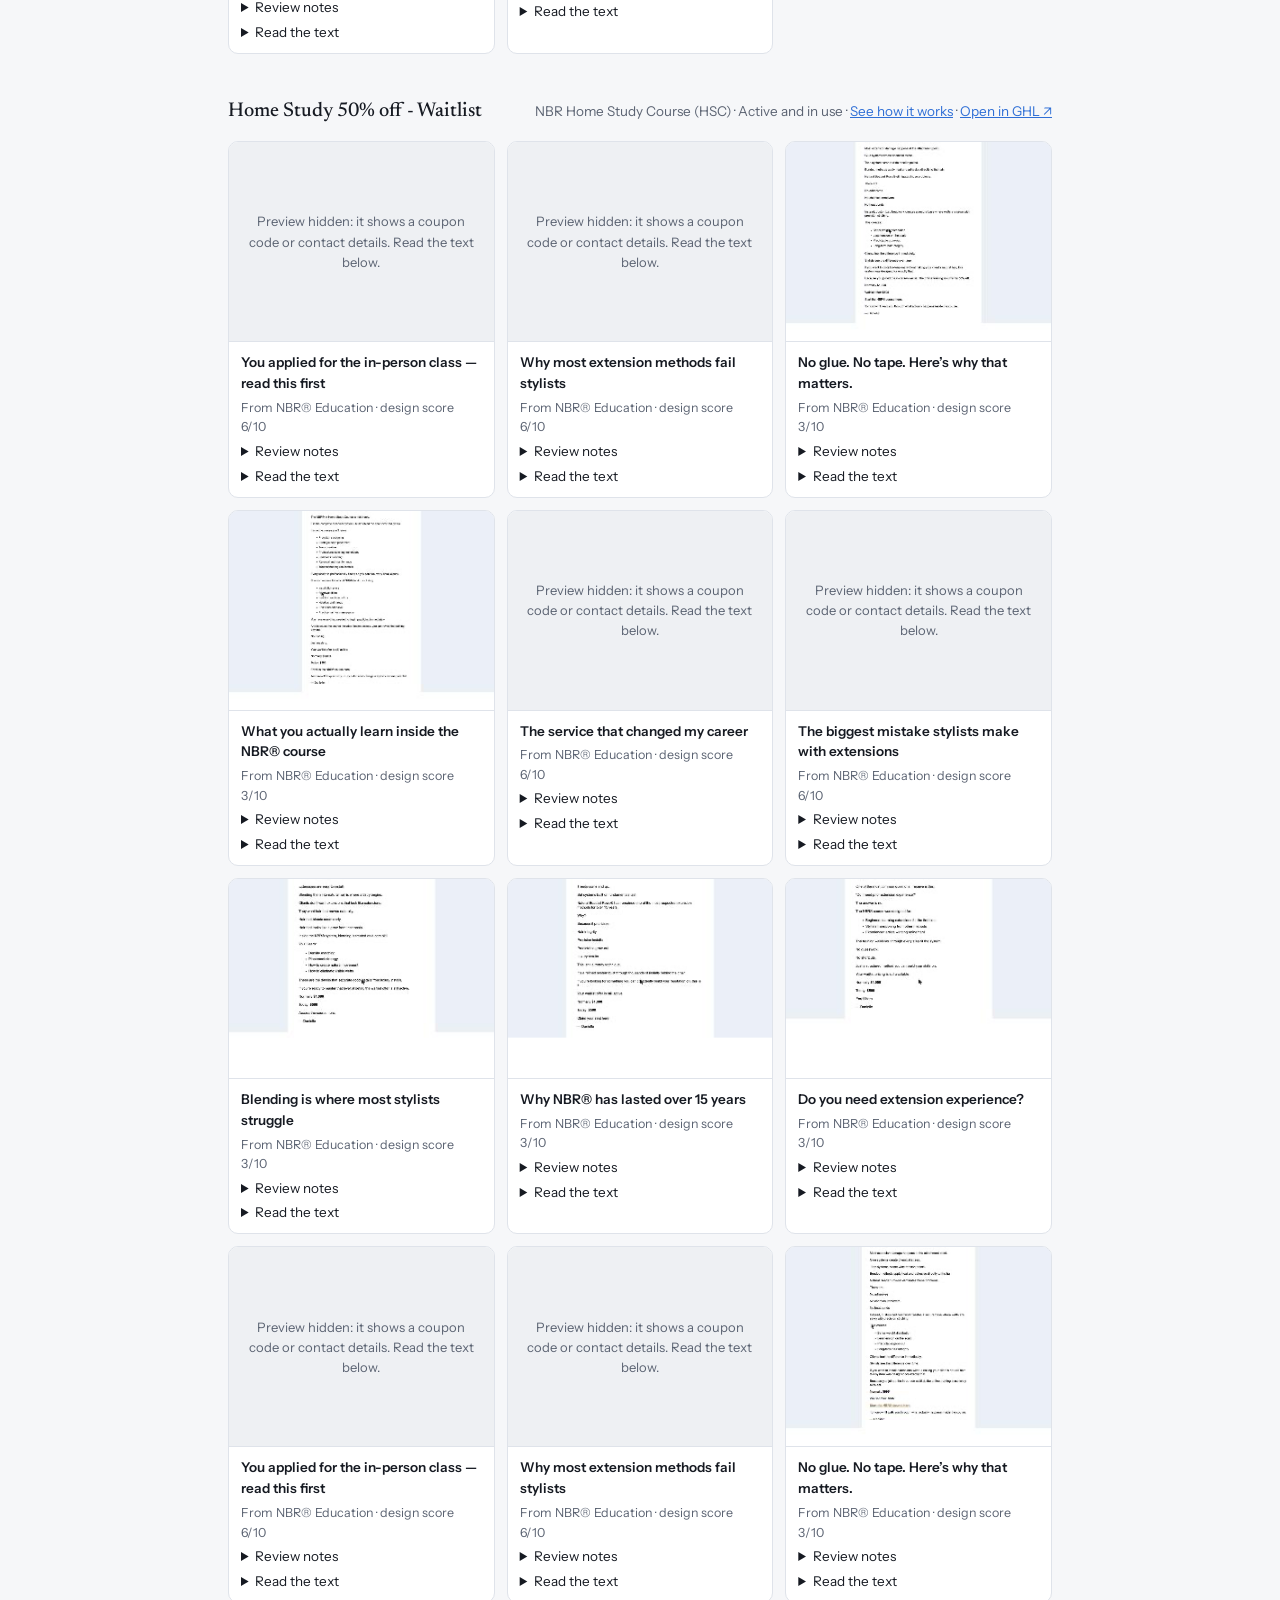
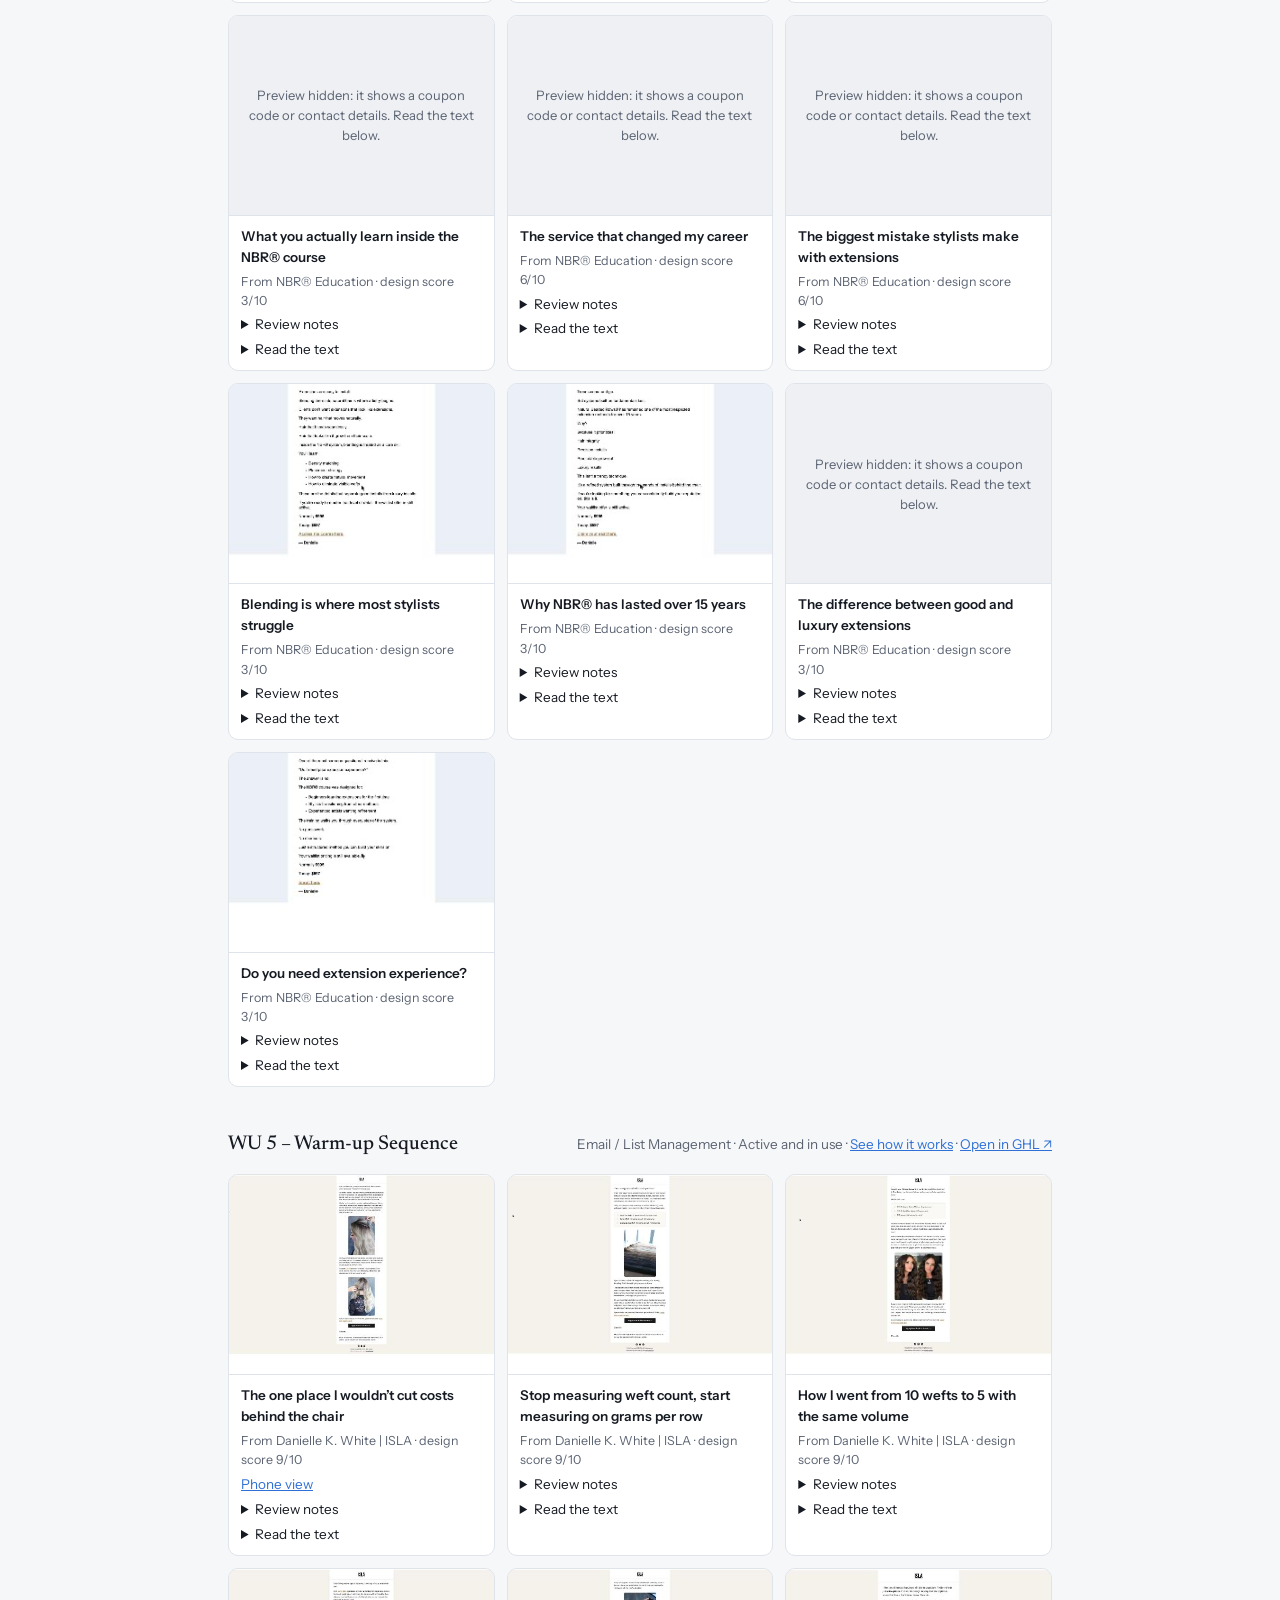
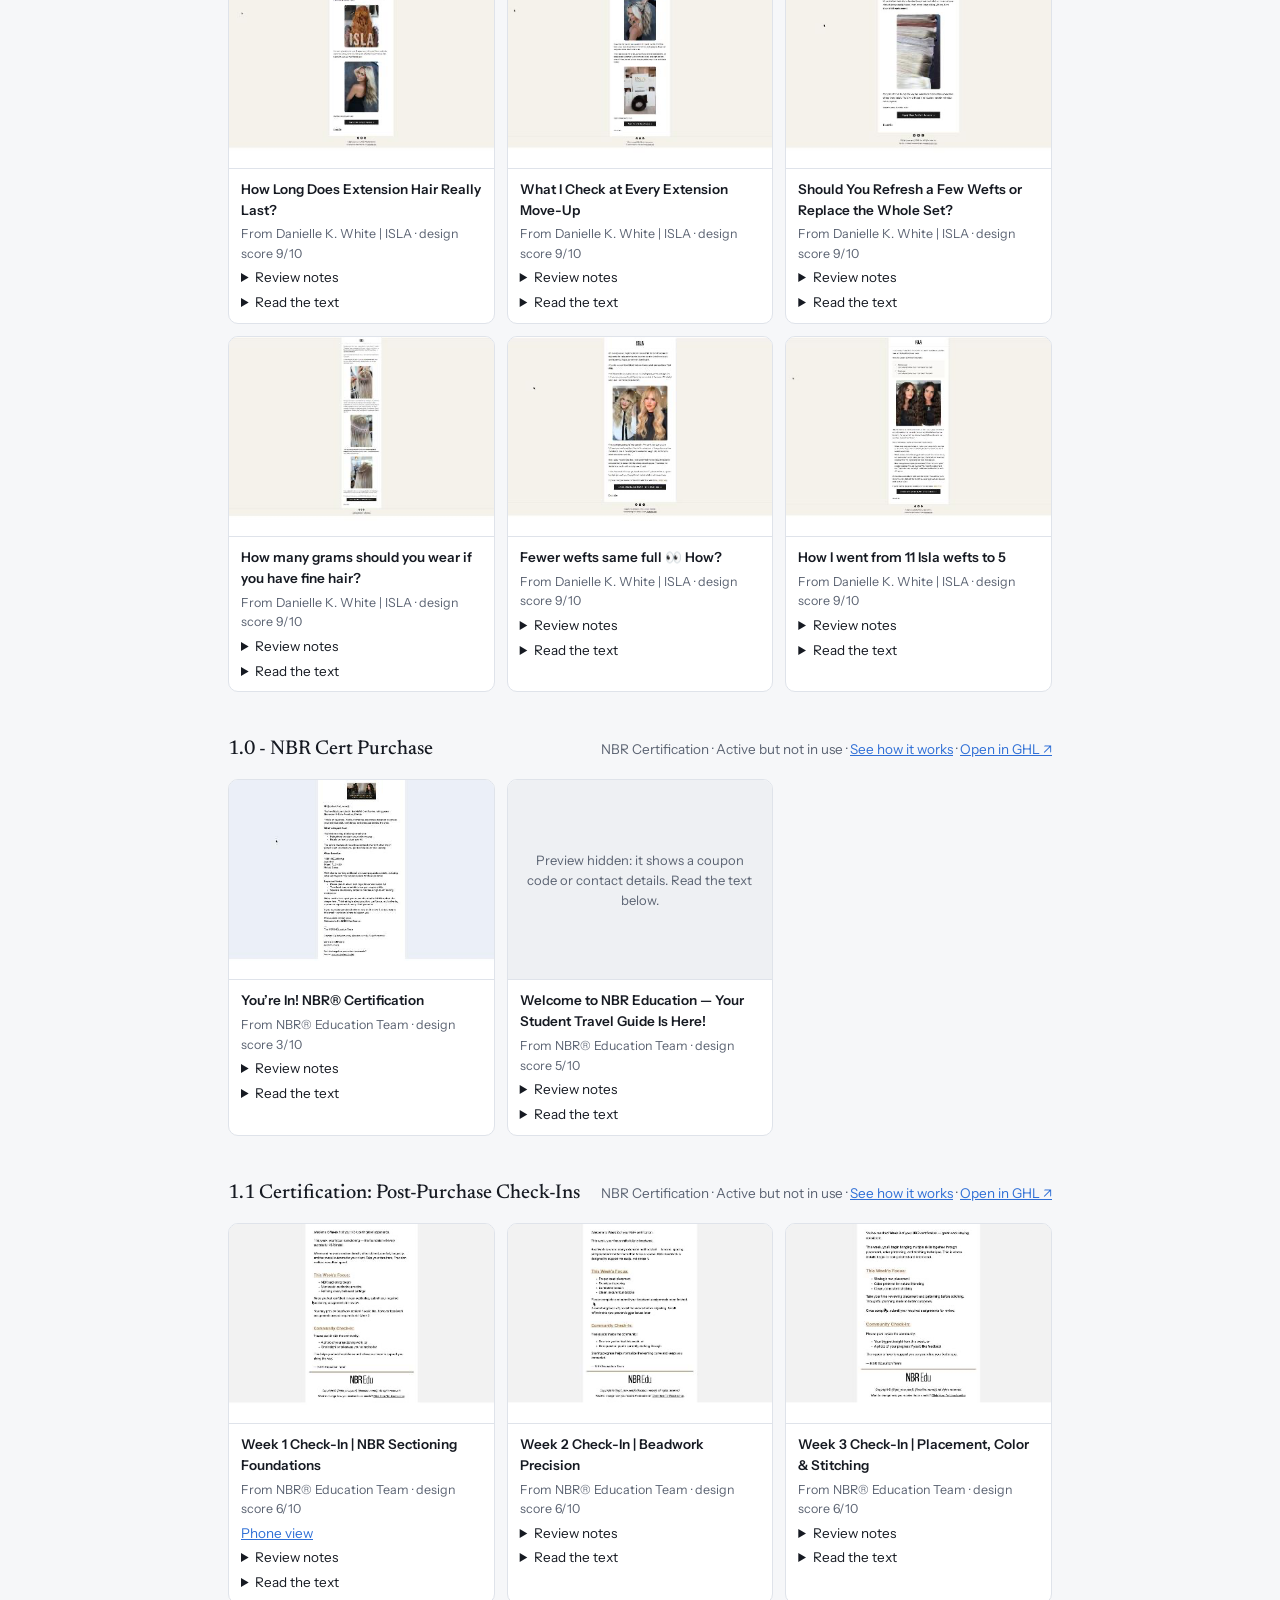
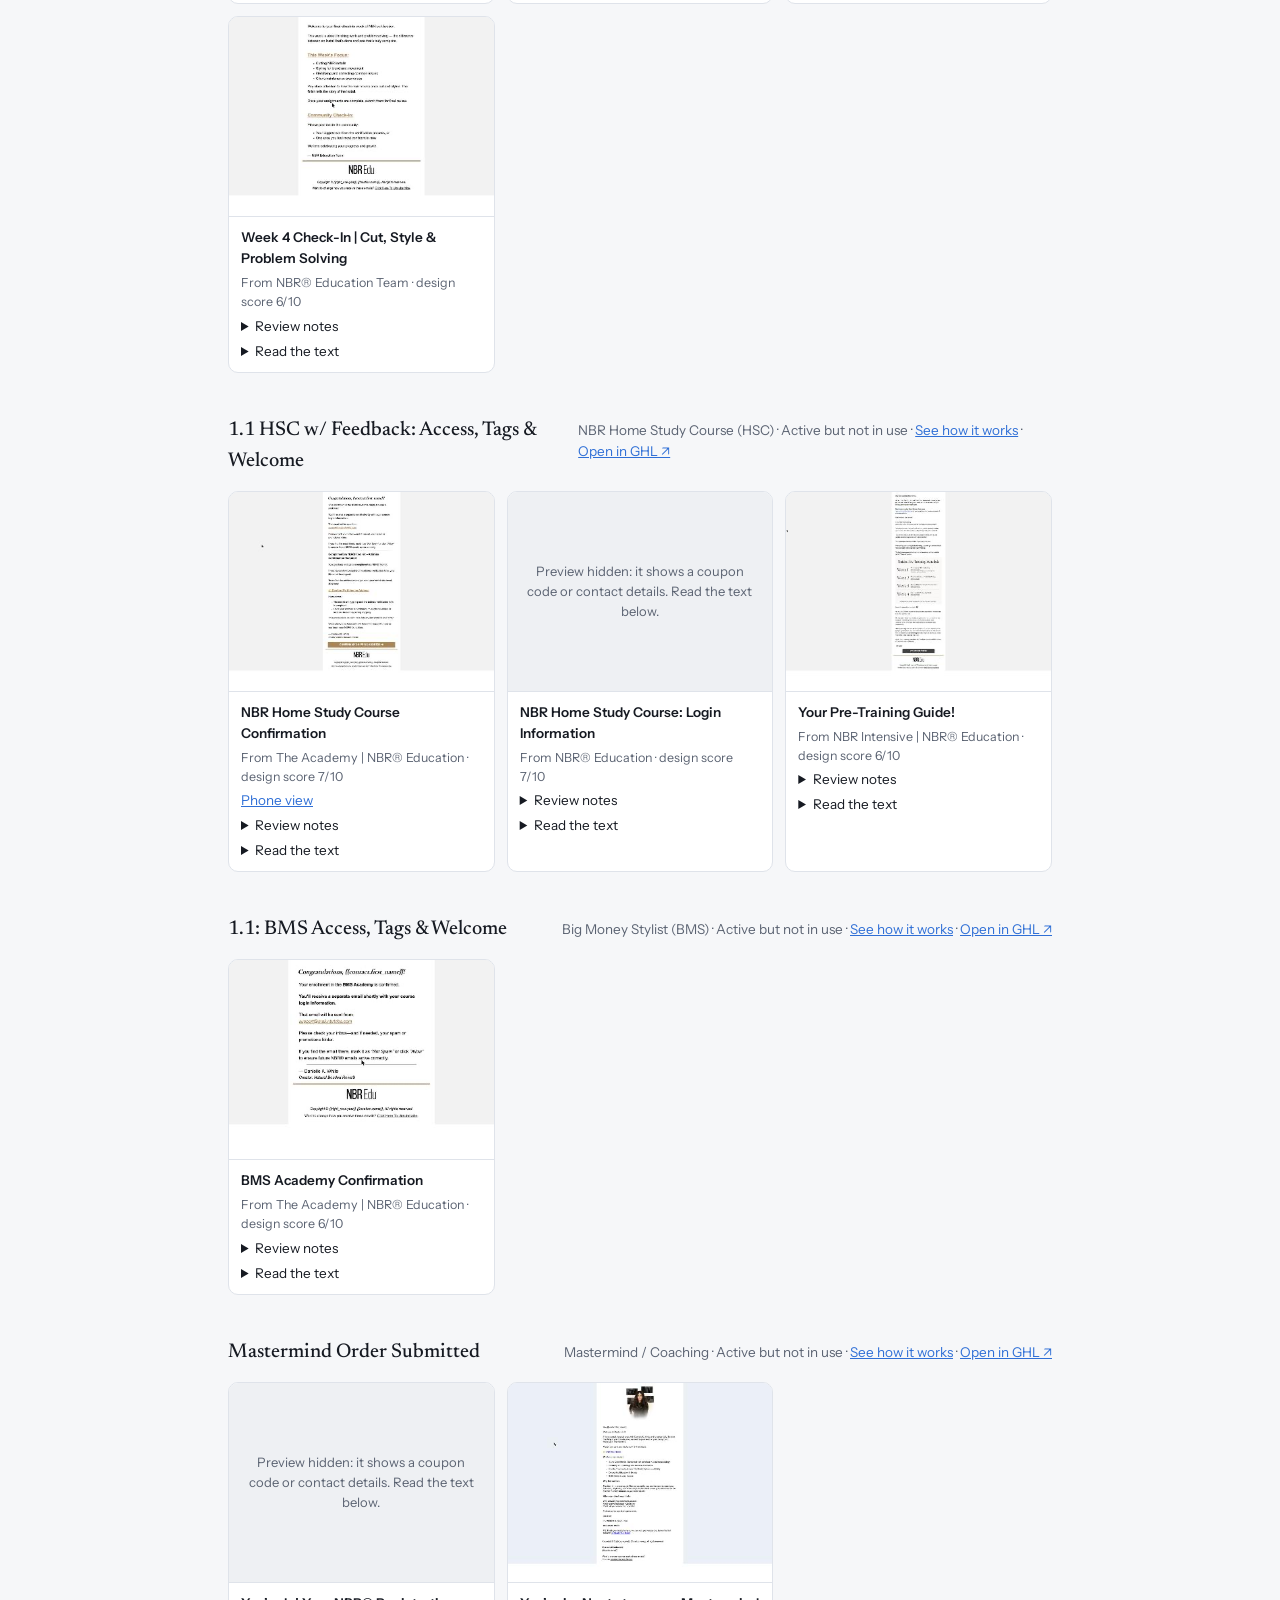
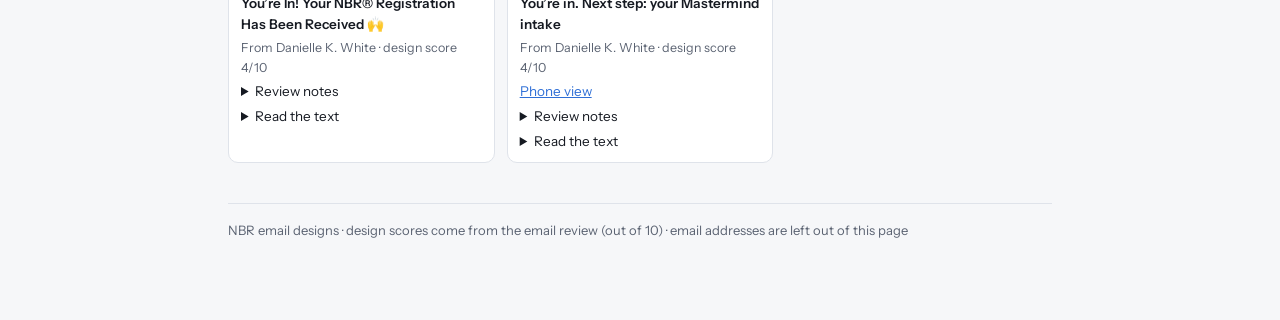
<file: emails.html>
<!DOCTYPE html>
<html lang="en">
<head>
<meta charset="utf-8">
<meta name="viewport" content="width=device-width, initial-scale=1">
<meta name="robots" content="noindex, nofollow">
<title>NBR email designs</title>
<link rel="preconnect" href="https://fonts.googleapis.com"><link rel="preconnect" href="https://fonts.gstatic.com" crossorigin>
<link href="https://fonts.googleapis.com/css2?family=Newsreader:opsz,wght@6..72,500&family=Instrument+Sans:wght@400;500;600&display=swap" rel="stylesheet">
<link rel="stylesheet" href="assets/style.css">
</head>
<body>
<nav class="topnav"><div class="in"><a class="brand" href="index.html">NBR GHL audit</a><a href="index.html">Summary</a><a href="email.html">Email + Black Friday</a><a href="cleanup.html">Cleanup review</a><a href="emails.html" aria-current="page">Email designs</a><a href="cleanup.html#submissions">Submissions</a></div></nav>
<main>
<header>
  <p class="eyebrow">NBR Education · GoHighLevel · Email designs</p>
  <h1 style="margin-top:8px">How NBR's automation emails look today</h1>
  <p class="lede">Previews of the emails sent by the automations we're keeping, grouped by automation. Click a preview to see the full email. These are the starting point for the new NBR email standard.</p>
  <div class="pills"><span class="pill">Captured Nov 21, 2026 from GHL's preview (view only)</span><span class="pill" id="totals"></span></div>
</header>
<nav class="toc" id="toc" aria-label="Automations"></nav>
<div id="groups" style="display:grid;gap:34px"></div>
<footer>NBR email designs · design scores come from the email review (out of 10) · email addresses are left out of this page</footer>
</main>
<script>window.NBR_PUBLIC=true;</script>
<script src="assets/cleanup-data.js"></script>
<script>
(function(){
const esc=s=>String(s==null?"":s).replace(/[&<>"]/g,c=>({"&":"&amp;","<":"&lt;",">":"&gt;",'"':"&quot;"}[c]));
const list=(window.NBR_ITEMS||[]).filter(i=>i.emails&&i.emails.some(e=>e.shot));
let shots=0; list.forEach(i=>i.emails.forEach(e=>{ if(e.shot) shots++; }));
document.getElementById("totals").textContent=`${shots} email previews · ${list.length} automations`;
document.getElementById("toc").innerHTML=list.map(i=>`<a href="#e-${esc(i.id)}">${esc(i.n)}</a>`).join("");
document.getElementById("groups").innerHTML=list.map(i=>`<section id="e-${esc(i.id)}"><div class="grouphead"><h3>${esc(i.n)}</h3><span class="note">${esc(i.a)} · ${esc(i.g)} · <a href="cleanup.html#item-${esc(i.id)}">See how it works</a>${i.ghl?` · <a href="${esc(i.ghl)}" target="_blank" rel="noopener">Open in GHL ↗</a>`:""}</span></div>
  <div class="egrid">${i.emails.filter(e=>e.shot).map((e,n)=>`<div class="ecard">${window.NBR_PUBLIC&&e.sens?`<div class="ethumb enone">Preview hidden: it shows a coupon code or contact details. Read the text below.</div>`:`<a href="${esc(e.shot)}" target="_blank" rel="noopener" class="ethumb"><img loading="lazy" src="${esc(e.shot)}" alt="Preview of the email: ${esc(e.subj)}"></a>`}<div class="ebody"><p class="etitle">${esc(e.subj||"(no subject)")}</p><p class="gnames">${e.from?"From "+esc(e.from):""}${e.score?" · design score "+esc(e.score)+"/10":""}</p>${e.mob&&!(window.NBR_PUBLIC&&e.sens)?`<p><a href="${esc(e.mob)}" target="_blank" rel="noopener">Phone view</a></p>`:""}${e.keep||e.improve?`<details><summary>Review notes</summary><div class="etext">${e.keep?"<b>Keep:</b> "+esc(e.keep)+"\n\n":""}${e.improve?"<b>Improve:</b> "+esc(e.improve):""}</div></details>`:""}${e.body?`<details><summary>Read the text</summary><div class="etext">${esc(e.body)}</div></details>`:""}</div></div>`).join("")}</div></section>`).join("");
})();
</script>
</body>
</html>
</file>
<file: assets/style.css>
:root{
  --bg:#f6f7f9;--panel:#fff;--ink:#161a22;--muted:#5b6372;--line:#dfe3ea;--soft:#eef0f3;
  --blue:#2f6fd6;--blue-bg:#e8f0fc;--green:#23804a;--green-bg:#e3f3e8;--amber:#a8610a;--amber-bg:#fbf0dd;
  --red:#b3261e;--red-bg:#fbe7e5;--grey:#6b7280;--grey-bg:#eef0f3;
  --display:"Newsreader",Georgia,serif;--body:"Instrument Sans",system-ui,-apple-system,"Segoe UI",sans-serif;
  color-scheme:light;
}
@media (prefers-color-scheme:dark){:root{
  --bg:#0f141d;--panel:#171d28;--ink:#e8ebf1;--muted:#9aa3b2;--line:#2b3342;--soft:#1f2633;
  --blue:#7fb0f5;--blue-bg:#1a2a44;--green:#6fd394;--green-bg:#15321f;--amber:#f0b45c;--amber-bg:#3a2a12;
  --red:#f28b82;--red-bg:#3d1c1a;--grey:#9aa3b2;--grey-bg:#1f2633;color-scheme:dark}}
*{box-sizing:border-box}
html{-webkit-text-size-adjust:100%}
body{margin:0;background:var(--bg);color:var(--ink);font-family:var(--body);font-size:15px;line-height:1.55}
main{max-width:860px;margin:0 auto;padding:40px 18px 80px;display:grid;gap:40px}
h1,h2{font-family:var(--display);font-weight:500;margin:0;letter-spacing:-.01em;text-wrap:balance}
h1{font-size:clamp(28px,5vw,38px);line-height:1.15}
h2{font-size:23px}
p{margin:0}
button{font:inherit;color:inherit;cursor:pointer}
.eyebrow{font-size:12px;font-weight:600;letter-spacing:.08em;text-transform:uppercase;color:var(--muted)}
.lede{color:var(--muted);font-size:16px;max-width:62ch;margin-top:10px}
.pills{display:flex;gap:8px;flex-wrap:wrap;margin-top:14px}
.pill{font-size:12.5px;font-weight:500;padding:5px 11px;border-radius:999px;background:var(--soft);color:var(--muted)}
.pill.warn{background:var(--amber-bg);color:var(--amber)}
.toc{display:flex;gap:6px;flex-wrap:wrap}
.toc a{font-size:13px;color:var(--muted);text-decoration:none;padding:5px 11px;border:1px solid var(--line);border-radius:999px;background:var(--panel)}
.toc a:hover{color:var(--ink)}
section{display:grid;gap:14px}
.note{color:var(--muted);font-size:13.5px}
.stats{display:grid;grid-template-columns:repeat(auto-fit,minmax(140px,1fr));gap:10px}
.stat{background:var(--panel);border:1px solid var(--line);border-radius:12px;padding:14px 16px}
.stat .n{font-size:30px;font-weight:600;line-height:1.15;font-variant-numeric:tabular-nums}
.stat .l{font-size:13px;color:var(--muted)}
.stat.k .n{color:var(--green)}.stat.c .n{color:var(--amber)}.stat.s .n{color:var(--grey)}.stat.r .n{color:var(--red)}
.panel{background:var(--panel);border:1px solid var(--line);border-radius:12px}
.pad{padding:16px 18px}
.dec{display:grid;gap:12px}
.decrow{display:flex;gap:10px;flex-wrap:wrap}
.decrow .stat{flex:1;min-width:130px}
.who{display:flex;gap:6px;flex-wrap:wrap}
.chip{display:inline-flex;align-items:center;gap:5px;font-size:12px;font-weight:600;padding:3px 10px;border-radius:999px;white-space:nowrap}
.v-KEEP{background:var(--green-bg);color:var(--green)}
.v-CHECK{background:var(--amber-bg);color:var(--amber)}
.v-SHUT{background:var(--grey-bg);color:var(--grey)}
.v-PROB{background:var(--red-bg);color:var(--red)}
.v-AUTO{background:var(--blue-bg);color:var(--blue)}
.filters{display:flex;gap:6px;flex-wrap:wrap}
.filters button{font-size:13px;padding:6px 12px;border-radius:999px;border:1px solid var(--line);background:var(--panel);color:var(--muted)}
.filters button[aria-pressed="true"]{background:var(--ink);color:var(--bg);border-color:var(--ink)}
.cards{display:grid;gap:10px}
.card{background:var(--panel);border:1px solid var(--line);border-radius:12px;overflow:hidden}
.card.flag-disputed{border-color:var(--amber)}
.head{display:grid;grid-template-columns:minmax(0,1fr) auto;gap:4px 12px;padding:14px 16px;align-items:start}
.title{font-weight:600;font-size:15.5px}
.meta{grid-column:1/-1;font-size:13px;color:var(--muted)}
.reason{grid-column:1/-1;font-size:14px}
.tags{display:flex;gap:6px;flex-wrap:wrap;justify-content:flex-end}
.toggle{grid-column:1/-1;justify-self:start;background:none;border:0;padding:4px 0;color:var(--blue);font-size:13.5px;font-weight:500}
.detail{border-top:1px solid var(--line);padding:14px 16px;display:grid;gap:14px;background:var(--bg)}
.detail[hidden]{display:none}
.svgwrap{overflow-x:auto;background:var(--panel);border:1px solid var(--line);border-radius:10px;padding:10px}
.svgwrap svg{min-width:640px;width:100%;height:auto;display:block}
svg text{font-family:var(--body)}
.legend{font-size:12.5px;color:var(--muted)}
.tm{display:grid;grid-template-columns:110px minmax(0,1fr);gap:6px 14px;font-size:13.5px}
.tm .w{color:var(--muted)}
details.msg{background:var(--panel);border:1px solid var(--line);border-radius:10px}
details.msg summary{cursor:pointer;padding:10px 12px;font-size:13.5px;display:flex;gap:8px;flex-wrap:wrap;align-items:center}
details.msg .body{padding:0 12px 12px;font-size:14px;white-space:pre-wrap;color:var(--ink)}
.gnames{font-size:12.5px;color:var(--muted)}
.decide{border-top:1px solid var(--line);padding:12px 16px;display:grid;gap:10px}
.btns{display:flex;gap:6px;flex-wrap:wrap;align-items:center}
.btns .lab{font-size:13px;color:var(--muted);margin-right:4px}
.opt{font-size:13px;font-weight:500;padding:7px 13px;border-radius:8px;border:1px solid var(--line);background:var(--panel)}
.opt:hover{border-color:var(--muted)}
.opt[aria-pressed="true"][data-c="keep"]{background:var(--green-bg);border-color:var(--green);color:var(--green)}
.opt[aria-pressed="true"][data-c="shut"]{background:var(--grey-bg);border-color:var(--grey);color:var(--ink)}
.opt[aria-pressed="true"][data-c="unsure"]{background:var(--amber-bg);border-color:var(--amber);color:var(--amber)}
.notebox{width:100%;min-height:38px;resize:vertical;font:inherit;font-size:14px;color:var(--ink);background:var(--bg);border:1px solid var(--line);border-radius:8px;padding:8px 10px}
.notebox:focus{outline:2px solid var(--blue);outline-offset:1px}
.others{display:grid;gap:4px;font-size:13px}
.others .o{color:var(--muted)}
.others .o b{color:var(--ink);font-weight:600}
.saved{font-size:12px;color:var(--muted);min-height:16px}
.list{display:flex;gap:6px;flex-wrap:wrap}
.banner{font-size:13.5px;padding:10px 14px;border-radius:10px;background:var(--amber-bg);color:var(--amber)}
.banner[hidden]{display:none}
footer{color:var(--muted);font-size:13px;border-top:1px solid var(--line);padding-top:16px}
.sr{position:absolute;width:1px;height:1px;overflow:hidden;clip:rect(0 0 0 0)}
@media (max-width:560px){.tm{grid-template-columns:90px minmax(0,1fr)}.head{grid-template-columns:1fr}.tags{justify-content:flex-start}}
.topnav{position:sticky;top:0;z-index:5;background:var(--panel);border-bottom:1px solid var(--line)}
.topnav .in{max-width:860px;margin:0 auto;padding:10px 18px;display:flex;gap:6px;flex-wrap:wrap;align-items:center}
.topnav a{font-size:13.5px;font-weight:500;color:var(--muted);text-decoration:none;padding:6px 11px;border-radius:8px}
.topnav a[aria-current="page"]{background:var(--ink);color:var(--bg)}
.topnav .brand{font-weight:600;color:var(--ink);margin-right:8px;padding-left:0}
.tabs{display:flex;gap:6px;border-bottom:1px solid var(--line)}
.tabs button{font-size:14px;font-weight:600;padding:10px 14px;border:0;border-bottom:2px solid transparent;background:none;color:var(--muted)}
.tabs button[aria-selected="true"]{color:var(--ink);border-bottom-color:var(--ink)}
.who-bar{display:flex;gap:10px;flex-wrap:wrap;align-items:center;font-size:13.5px;padding:10px 14px;border:1px solid var(--line);border-radius:10px;background:var(--panel)}
.who-bar input{font:inherit;font-size:14px;padding:7px 10px;border:1px solid var(--line);border-radius:8px;background:var(--bg);color:var(--ink);min-width:160px}
.who-bar button,.btn{font:inherit;font-size:13.5px;font-weight:600;padding:7px 14px;border-radius:8px;border:1px solid var(--ink);background:var(--ink);color:var(--bg);cursor:pointer}
.btn.ghost{background:var(--panel);color:var(--ink);border-color:var(--line)}
.err{color:var(--red);font-size:13px}
.search{font:inherit;font-size:14px;padding:8px 12px;border:1px solid var(--line);border-radius:8px;background:var(--panel);color:var(--ink);width:100%;max-width:320px}
.subtable{width:100%;border-collapse:collapse;font-size:13.5px}
.subtable th,.subtable td{text-align:left;padding:9px 10px;border-bottom:1px solid var(--line);vertical-align:top}
.subtable th{font-size:12px;color:var(--muted);font-weight:600;background:var(--soft);position:sticky;top:0}
.tablewrap{overflow-x:auto;border:1px solid var(--line);border-radius:12px;background:var(--panel)}
.grouphead{display:flex;justify-content:space-between;align-items:baseline;gap:10px;margin-top:8px}
.grouphead h3{font-family:var(--display);font-weight:500;font-size:20px;margin:0}
.d-keep{color:var(--green);font-weight:600}.d-shut{color:var(--grey);font-weight:600}.d-unsure{color:var(--amber);font-weight:600}
.savebar{display:flex;gap:8px;align-items:center}

.egrid{display:grid;grid-template-columns:repeat(auto-fill,minmax(220px,1fr));gap:12px}
.ecard{border:1px solid var(--line);border-radius:10px;background:var(--panel);overflow:hidden;display:flex;flex-direction:column}
.ethumb{display:block;height:200px;overflow:hidden;background:var(--soft);border-bottom:1px solid var(--line)}
.ethumb img{width:100%;display:block}
.enone{display:grid;place-items:center;color:var(--muted);font-size:13px;text-align:center;padding:0 16px}
.ebody{padding:10px 12px;display:grid;gap:4px;font-size:13.5px}
.etitle{font-weight:600}
.etext{white-space:pre-wrap;font-size:13px;margin-top:6px;max-height:320px;overflow:auto}
main a{color:var(--blue)}
.ethumb img{width:100%;height:200px;object-fit:cover;object-position:top center}

.hastip{cursor:help;outline-offset:2px}
.hastip:focus-visible{outline:2px solid var(--ink,#222)}
.ftip{position:fixed;z-index:1000;background:#1f2328;color:#fff;border-radius:10px;padding:10px 12px;font-size:12.5px;line-height:1.45;box-shadow:0 8px 24px rgba(0,0,0,.18);display:flex;flex-direction:column;gap:3px;pointer-events:none}
.ftip[hidden]{display:none}
.ftip b{font-size:13px}
.ftip .tl{margin-top:6px;font-size:11px;font-weight:700;letter-spacing:.04em;text-transform:uppercase;color:#b9c0c8}
</file>
